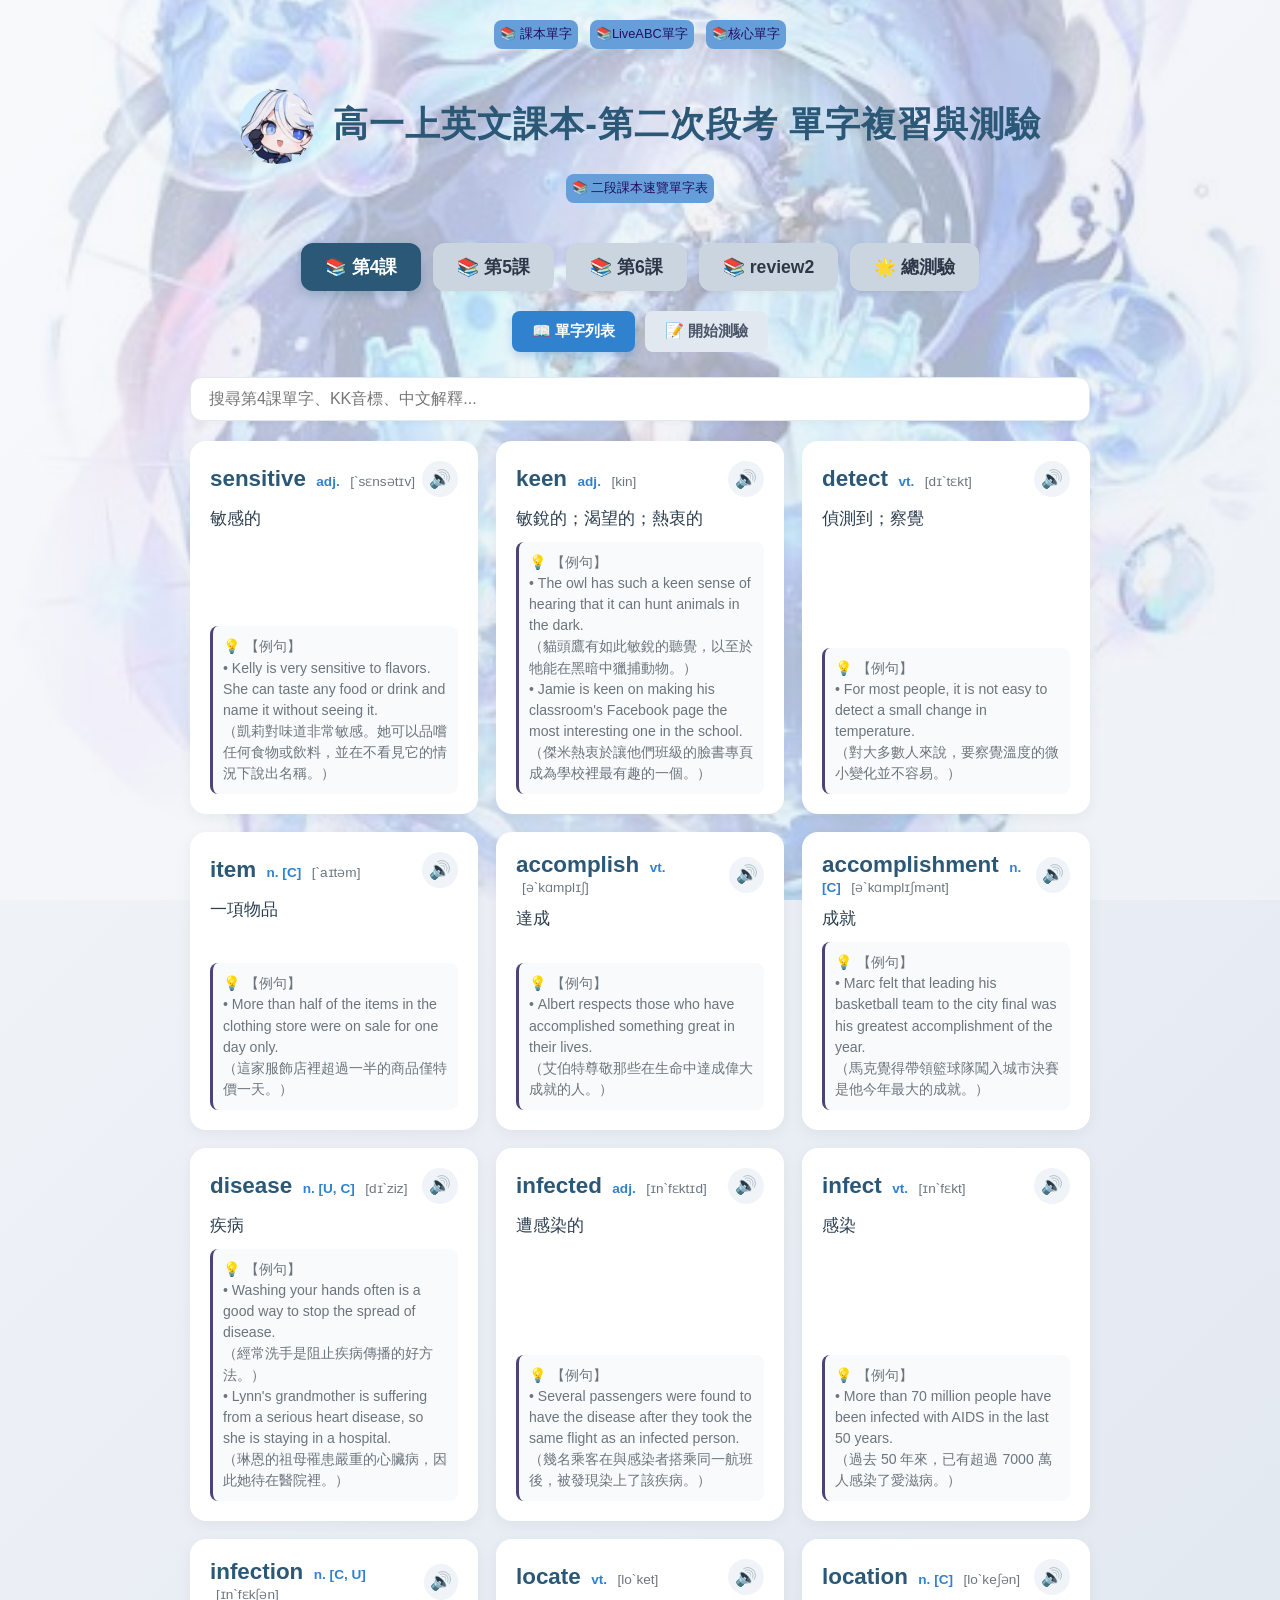
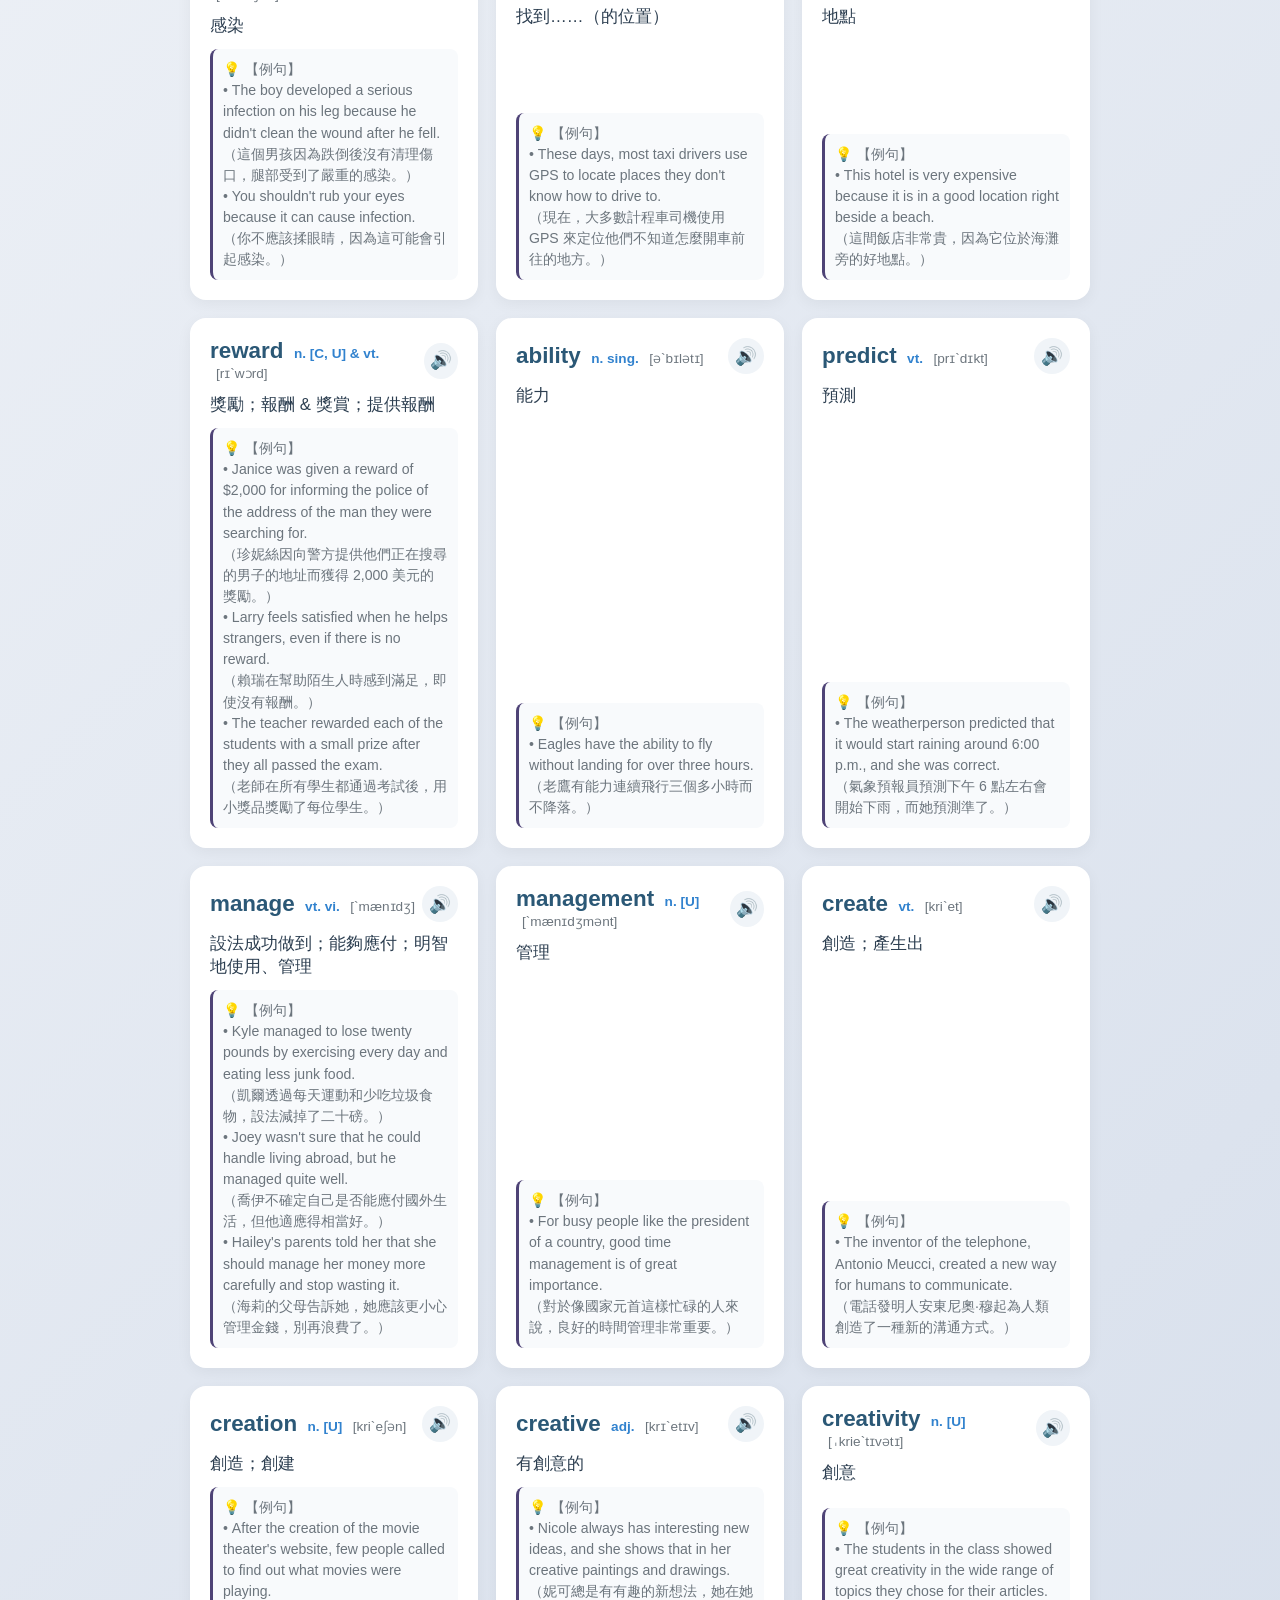
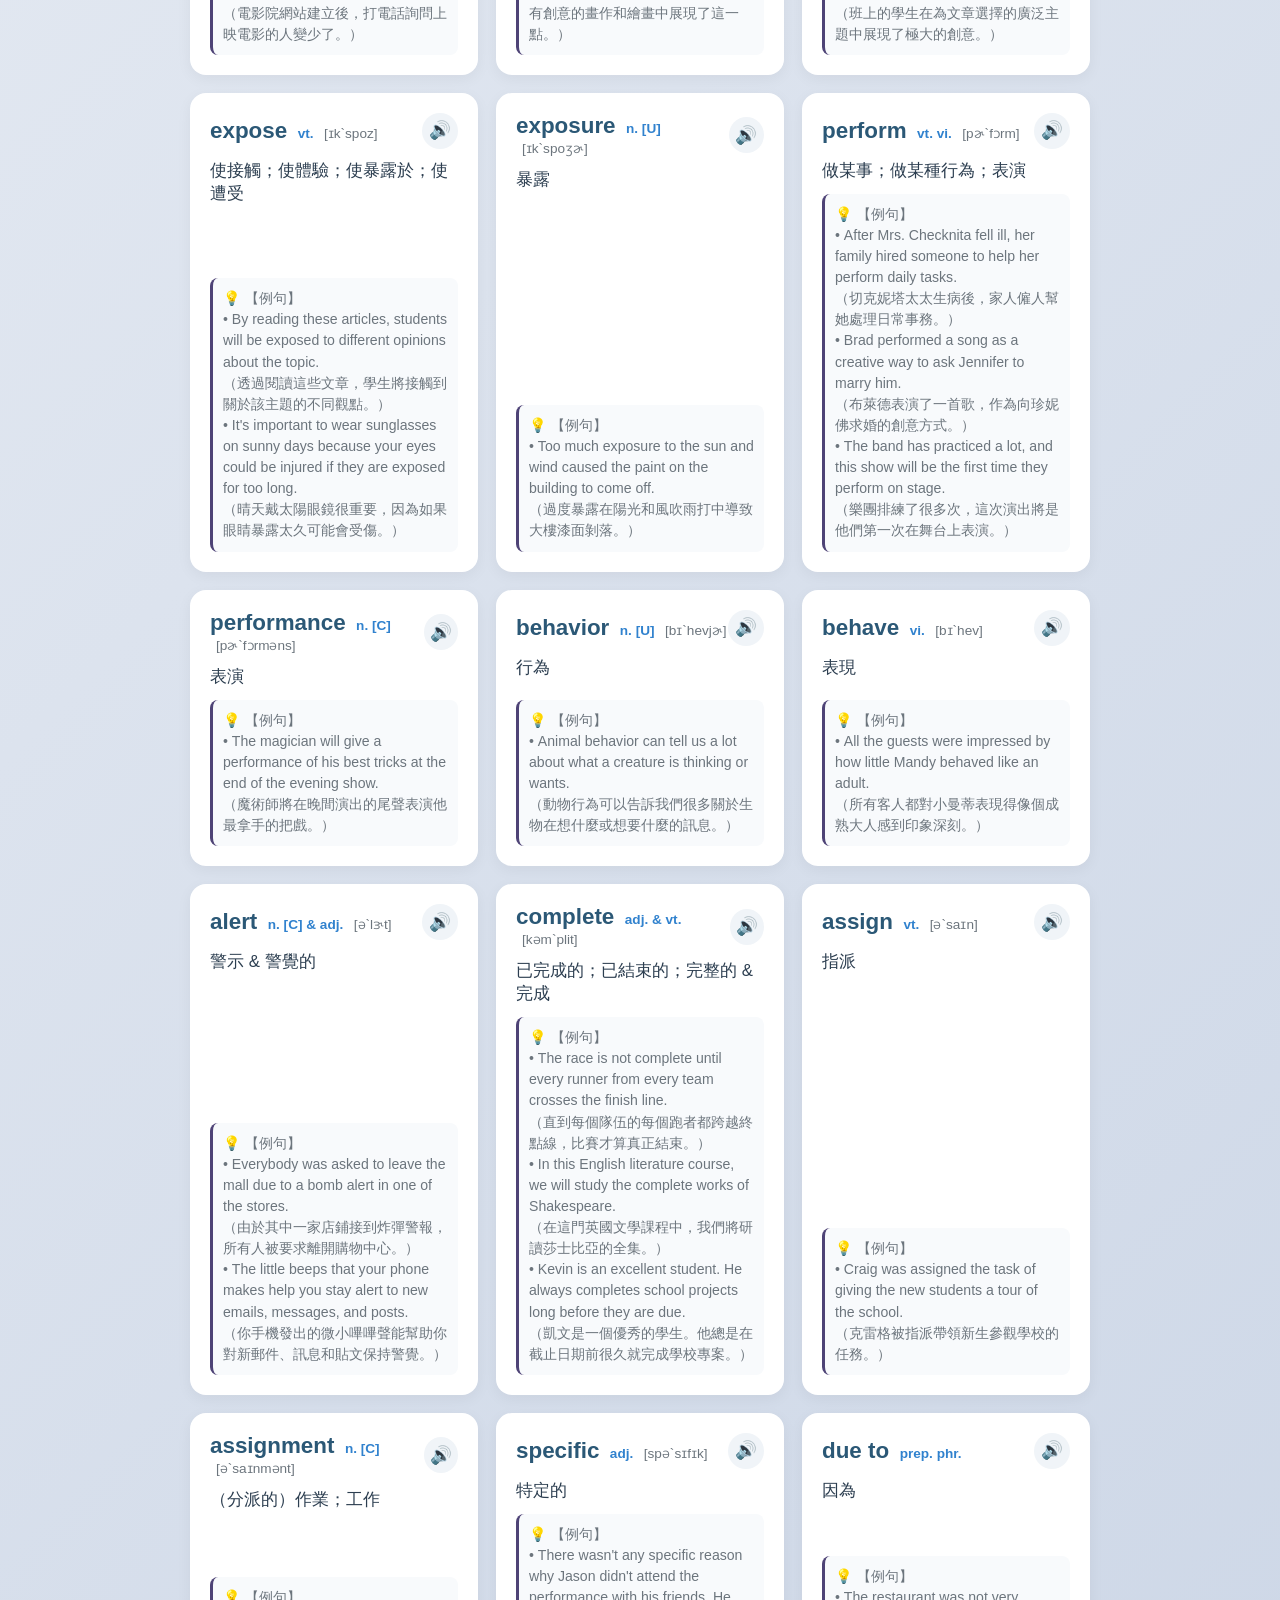
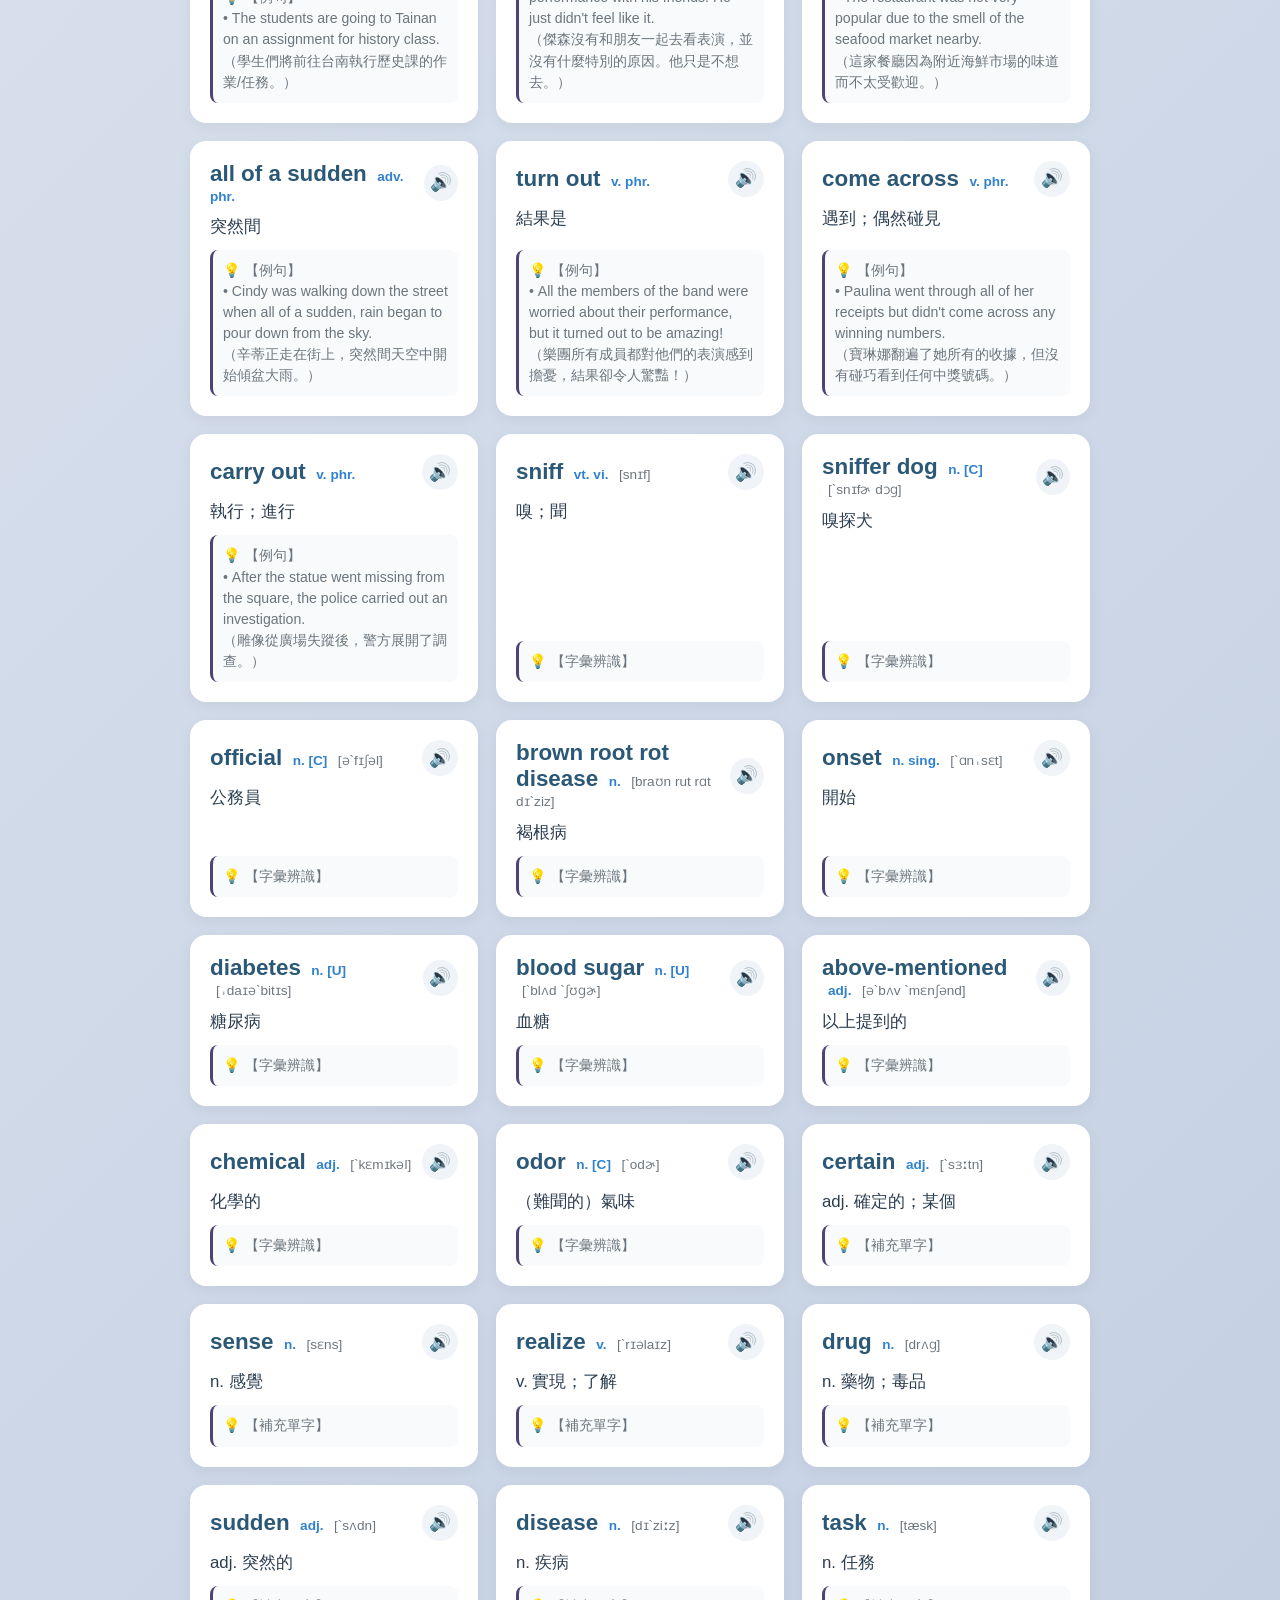
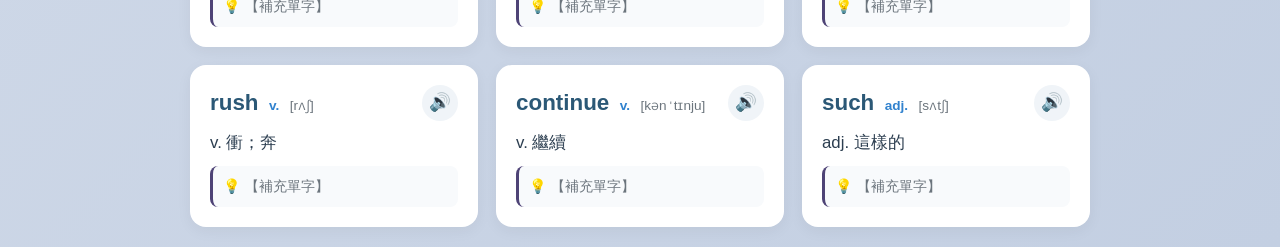
<file: index.html>
<!DOCTYPE html>
<html lang="zh-TW">
<head>
    <meta charset="UTF-8">
    <meta name="viewport" content="width=device-width, initial-scale=1.0">
    <title>高一上英文課本-第二次段考 單字複習與測驗</title>
    <link rel="stylesheet" href="style.css">
</head>
<body>
    <div class="container">
        <div class="lesson-tabs">
            <button class="lesson1-btn lesson0-btn" style="display: none;" onclick="location.href='index.html'">📚 回首頁 </button>
            <button class="lesson1-btn lesson0-btn" onclick="location.href='index-TextBook-2.html'">📚 課本單字</button>
            <button class="lesson1-btn lesson0-btn" onclick="location.href='index-LiveABC_10_1.html'">📚LiveABC單字</button>
            <button class="lesson1-btn lesson0-btn" onclick="location.href='index-7000-2.html'">📚核心單字</button>
        </div>
        <header>
            <h1 id="page-title"><img src="logo3.gif" alt="icon" style="width: 75px; height: 75px; border-radius: 50%; vertical-align: middle; margin-right: 8px;">
                高一上英文課本-第二次段考 單字複習與測驗</h1>  

                 <button class="lesson1-btn lesson0-btn" onclick="location.href='index-TextBook-2-quick.html'">📚 二段課本速覽單字表</button>
       
        </header>

        <!-- 動態生成：單元切換頁籤 -->
        <div class="lesson-tabs" id="lessonTabsContainer"></div>

        <!-- 動態生成：單元內容區塊 -->
        <div id="dynamicContentContainer"></div>
    </div>

    <!-- 載入資料與測驗引擎 -->
    <script src="WordsData/book1_test2.js"></script>
    <script src="quiz-engine.js"></script>

    <script>
        // =========================================================================
        // 【動態設定區】以後只要在這裡加單元，或在 JS 加資料，HTML 永遠不用動！
        // =========================================================================
        const unitsConfig = [
            // { id: 'lesson1', shortId: 'l1', name: '第1課', dataVar: 'lesson1Data' },
            // { id: 'lesson2', shortId: 'l2', name: '第2課', dataVar: 'lesson2Data' },
            // { id: 'lesson3', shortId: 'l3', name: '第3課', dataVar: 'lesson3Data' },
            { id: 'lesson4', shortId: 'l4', name: '第4課', dataVar: 'lesson4Data' },
            { id: 'lesson5', shortId: 'l5', name: '第5課', dataVar: 'lesson5Data' },
            { id: 'lesson6', shortId: 'l6', name: '第6課', dataVar: 'lesson6Data' },
            { id: 'review2', shortId: 'review2', name: 'review2', dataVar: 'review2Data' }
            // 之後要加第5單元、第6單元...直接在這裡繼續加物件即可：
            // { id: 'lesson5', shortId: 'l5', name: '第5課', dataVar: 'magazine10w5WordsData' },
        ];

        const lessonWordsMap = {
            //   magazine10w1WordsData: magazine10w1WordsData,
            //   magazine10w2WordsData: magazine10w2WordsData,
            //   magazine10w3WordsData: magazine10w3WordsData,
              lesson4Data: lesson4Data,
              lesson5Data: lesson5Data,
              lesson6Data: lesson6Data,
              review2Data: review2Data
              // 之後要加第5週、第6週...直接在這裡繼續加物件即可：
             // magazine10w5WordsData: magazine10w5WordsData,
             //注意： 這裡的 magazine10w5WordsData 必須確實存在，否則可能出現 ReferenceError，導致後續程式無法執行。
         };


        // 讓共用引擎抓取資料
        
function getDataByLessonId(lessonId) {
    if (lessonId === 'all') {
        return typeof allData !== 'undefined' ? allData : [];
    }

    const unit = unitsConfig.find(
        u => u.id === lessonId || u.shortId === lessonId
    );

    if (!unit) return [];

    return lessonWordsMap[unit.dataVar] || [];
}


        // 動態渲染整個頁面結構與單字列表
        function initDynamicApp() {
            const tabsContainer = document.getElementById('lessonTabsContainer');
            const contentContainer = document.getElementById('dynamicContentContainer');

            let tabsHtml = '';
            let contentsHtml = '';

            unitsConfig.forEach((unit, index) => {
                const isActiveTab = index === 0 ? 'active' : '';
                const isActiveContent = index === 0 ? 'active' : '';
                const sId = unit.shortId;

                // 產生頂部按鈕
                tabsHtml += `<button class="lesson-btn ${isActiveTab}" onclick="switchLesson('${unit.id}', this)">📚 ${unit.name}</button>`;

                // 產生對應的單字列表與測驗介面（完全對齊 quiz-engine.js 所需的 ID）
                contentsHtml += `
                    <div id="${unit.id}-container" class="lesson-content ${isActiveContent}">
                        <div class="nav-tabs">
                            <button class="tab-btn active" onclick="switchTab('${sId}', 'list')">📖 單字列表</button>
                            <button class="tab-btn" onclick="switchTab('${sId}', 'quiz')">📝 開始測驗</button>
                        </div>
                        <div id="${sId}-list-tab" class="tab-content active">
                            <div class="controls">
                                <input type="text" id="${sId}-searchInput" class="search-input" placeholder="搜尋${unit.name}單字、KK音標、中文解釋..." onkeyup="filterWords('${sId}')">
                            </div>
                            <div class="word-grid" id="${sId}-wordGrid"></div>
                        </div>
                        <div id="${sId}-quiz-tab" class="tab-content">
                            <div class="quiz-outer-card">
                                <div class="mode-header-title">🎯 ${unit.name}單字互動測驗</div>
                                <div class="mode-header-desc">請選擇您想要的測驗模式與題數，點擊開始挑戰！</div>
                                <div class="setup-panel" id="${sId}-quizSetupPanel">
                                    <div class="setup-group">
                                        <label>選擇測驗題型：</label>
                                        <div class="setup-options">
                                            <button class="setup-btn active" id="${sId}-typeChoiceBtn" onclick="setQuizType('${sId}', 'choice')">英選中 (看英選中)</button>
                                            <button class="setup-btn" id="${sId}-typeChineseToEnglishBtn" onclick="setQuizType('${sId}', 'chineseToEnglish')">中選英 (看中選英)</button>
                                            <button class="setup-btn" id="${sId}-typeSpellBtn" onclick="setQuizType('${sId}', 'spell')">手動拼字填空</button>
                                        </div>
                                    </div>
                                    <div class="setup-group">
                                        <label>選擇測驗題數：</label>
                                        <div class="setup-options">
                                            <button class="setup-btn active" id="${sId}-count10Btn" onclick="setQuizCount('${sId}', 10)">10 題</button>
                                            <button class="setup-btn" id="${sId}-countAllBtn" onclick="setQuizCount('${sId}', 'all')">全部題數</button>
                                        </div>
                                    </div>
                                    <button class="full-next-btn" onclick="startQuiz('${sId}')">🚀 開始作答</button>
                                </div>
                                <div id="${sId}-quizActiveArea" style="display: none;">
                                    <div class="sticky-score-bar">
                                        <span id="${sId}-quizProgress" style="font-weight: bold; color: #4a5568;">進度：0 / 10</span>
                                        <span id="${sId}-quizScore" style="font-weight: bold; color: var(--btn-blue); font-size: 1.1rem;">得分：0 分</span>
                                    </div>
                                    <div class="quiz-inner-box">
                                        <div class="question-label" id="${sId}-questionText">載入中...</div>
                                        <div id="${sId}-quizAnswersArea" class="options-group"></div>
                                        <div class="result-banner" id="${sId}-quizBanner"></div>
                                    </div>
                                    <button class="full-next-btn" id="${sId}-quizNextBtn" onclick="nextQuestion('${sId}')" style="display: none;">下一題 ➔</button>
                                </div>
                                <div id="${sId}-quizFinalResult" style="display: none; text-align: center; padding: 25px; background: #edf2f7; border-radius: 12px;">
                                    <h2 style="margin-top: 0; color: #2d3748;">🎉 ${unit.name}測驗完成！</h2>
                                    <p style="font-size: 1.1rem; color: #4a5568;">您的最終得分：</p>
                                    <div id="${sId}-finalScoreDisplay" style="font-size: 3rem; font-weight: bold; color: var(--btn-blue); margin: 10px 0 20px 0;">0 / 100</div>
                                    <div id="${sId}-wrongReviewContainer"></div>
                                    <button class="full-next-btn" onclick="resetQuizSetup('${sId}')" style="max-width: 240px; margin: 20px auto 0 auto;">🔄 重新設定並再試一次</button>
                                </div>
                            </div>
                        </div>
                    </div>
                `;
            });

            // 總測驗
            tabsHtml += `<button class="lesson-btn" onclick="switchLesson('all', this)">🌟 總測驗</button>`;
            contentsHtml += `
                <div id="all-container" class="lesson-content">
                    <div class="nav-tabs">
                        <button class="tab-btn active" onclick="switchTab('all', 'list')">📖 全部單字總覽</button>
                        <button class="tab-btn" onclick="switchTab('all', 'quiz')">📝 開始總測驗</button>
                    </div>
                    <div id="all-list-tab" class="tab-content active">
                        <div class="controls">
                            <input type="text" id="all-searchInput" class="search-input" placeholder="搜尋所有課程單字、片語、KK音標、中文解釋..." onkeyup="filterWords('all')">
                        </div>
                        <div class="word-grid" id="all-wordGrid"></div>
                    </div>
                    <div id="all-quiz-tab" class="tab-content">
                        <div class="quiz-outer-card">
                            <div class="mode-header-title">🌟 總測驗（涵蓋全部單字與片語）</div>
                            <div class="mode-header-desc">請選擇您想要的測驗模式與題數，挑戰跨課綜合單字大考驗！</div>
                            <div class="setup-panel" id="all-quizSetupPanel">
                                <div class="setup-group">
                                    <label>選擇測驗題型：</label>
                                    <div class="setup-options">
                                        <button class="setup-btn active" id="all-typeChoiceBtn" onclick="setQuizType('all', 'choice')">英選中 (看英選中)</button>
                                        <button class="setup-btn" id="all-typeChineseToEnglishBtn" onclick="setQuizType('all', 'chineseToEnglish')">中選英 (看中選英)</button>
                                        <button class="setup-btn" id="all-typeSpellBtn" onclick="setQuizType('all', 'spell')">手動拼字填空</button>
                                    </div>
                                </div>
                                <div class="setup-group">
                                    <label>選擇測驗題數：</label>
                                    <div class="setup-options">
                                        <button class="setup-btn active" id="all-count10Btn" onclick="setQuizCount('all', 10)">10 題</button>
                                        <button class="setup-btn" id="all-count20Btn" onclick="setQuizCount('all', 20)">20 題</button>
                                        <button class="setup-btn" id="all-countAllBtn" onclick="setQuizCount('all', 'all')">全部題數</button>
                                    </div>
                                </div>
                                <button class="full-next-btn" onclick="startQuiz('all')">🚀 開始總測驗</button>
                            </div>
                            <div id="all-quizActiveArea" style="display: none;">
                                <div class="sticky-score-bar">
                                    <span id="all-quizProgress" style="font-weight: bold; color: #4a5568;">進度：0 / 10</span>
                                    <span id="all-quizScore" style="font-weight: bold; color: var(--btn-blue); font-size: 1.1rem;">得分：0 分</span>
                                </div>
                                <div class="quiz-inner-box">
                                    <div class="question-label" id="all-questionText">載入中...</div>
                                    <div id="all-quizAnswersArea" class="options-group"></div>
                                    <div class="result-banner" id="all-quizBanner"></div>
                                </div>
                                <button class="full-next-btn" id="all-quizNextBtn" onclick="nextQuestion('all')" style="display: none;">下一題 ➔</button>
                            </div>
                            <div id="all-quizFinalResult" style="display: none; text-align: center; padding: 25px; background: #edf2f7; border-radius: 12px;">
                                <h2 style="margin-top: 0; color: #2d3748;">🎉 總測驗完成！</h2>
                                <p style="font-size: 1.1rem; color: #4a5568;">您的最終得分：</p>
                                <div id="all-finalScoreDisplay" style="font-size: 3rem; font-weight: bold; color: var(--btn-blue); margin: 10px 0 20px 0;">0 / 100</div>
                                <div id="all-wrongReviewContainer"></div>
                                <button class="full-next-btn" onclick="resetQuizSetup('all')" style="max-width: 240px; margin: 20px auto 0 auto;">🔄 重新設定並再試一次</button>
                            </div>
                        </div>
                    </div>
                </div>
            `;

            // 注入 DOM 
            tabsContainer.innerHTML = tabsHtml;
            contentContainer.innerHTML = contentsHtml;

            // 確保 DOM 建立完成後，立即呼叫引擎將各單元卡片渲染進各自的網格中
            setTimeout(() => {
    unitsConfig.forEach(unit => {
        const words = getDataByLessonId(unit.id);

        console.log(
            `[${unit.name}] 單字數量：`,
            words.length,
            words
        );

        renderWords(unit.shortId, words);
    });

    if (typeof allData !== 'undefined') {
        console.log('[總複習] 單字數量：', allData.length);
        renderWords('all', allData);
    } else {
        console.error('找不到 allData，請檢查資料來源。');
    }
}, 50);
        }

        // 頁面載入時觸發動態生成
        window.onload = initDynamicApp;
    </script>
</body>
</html>
</file>
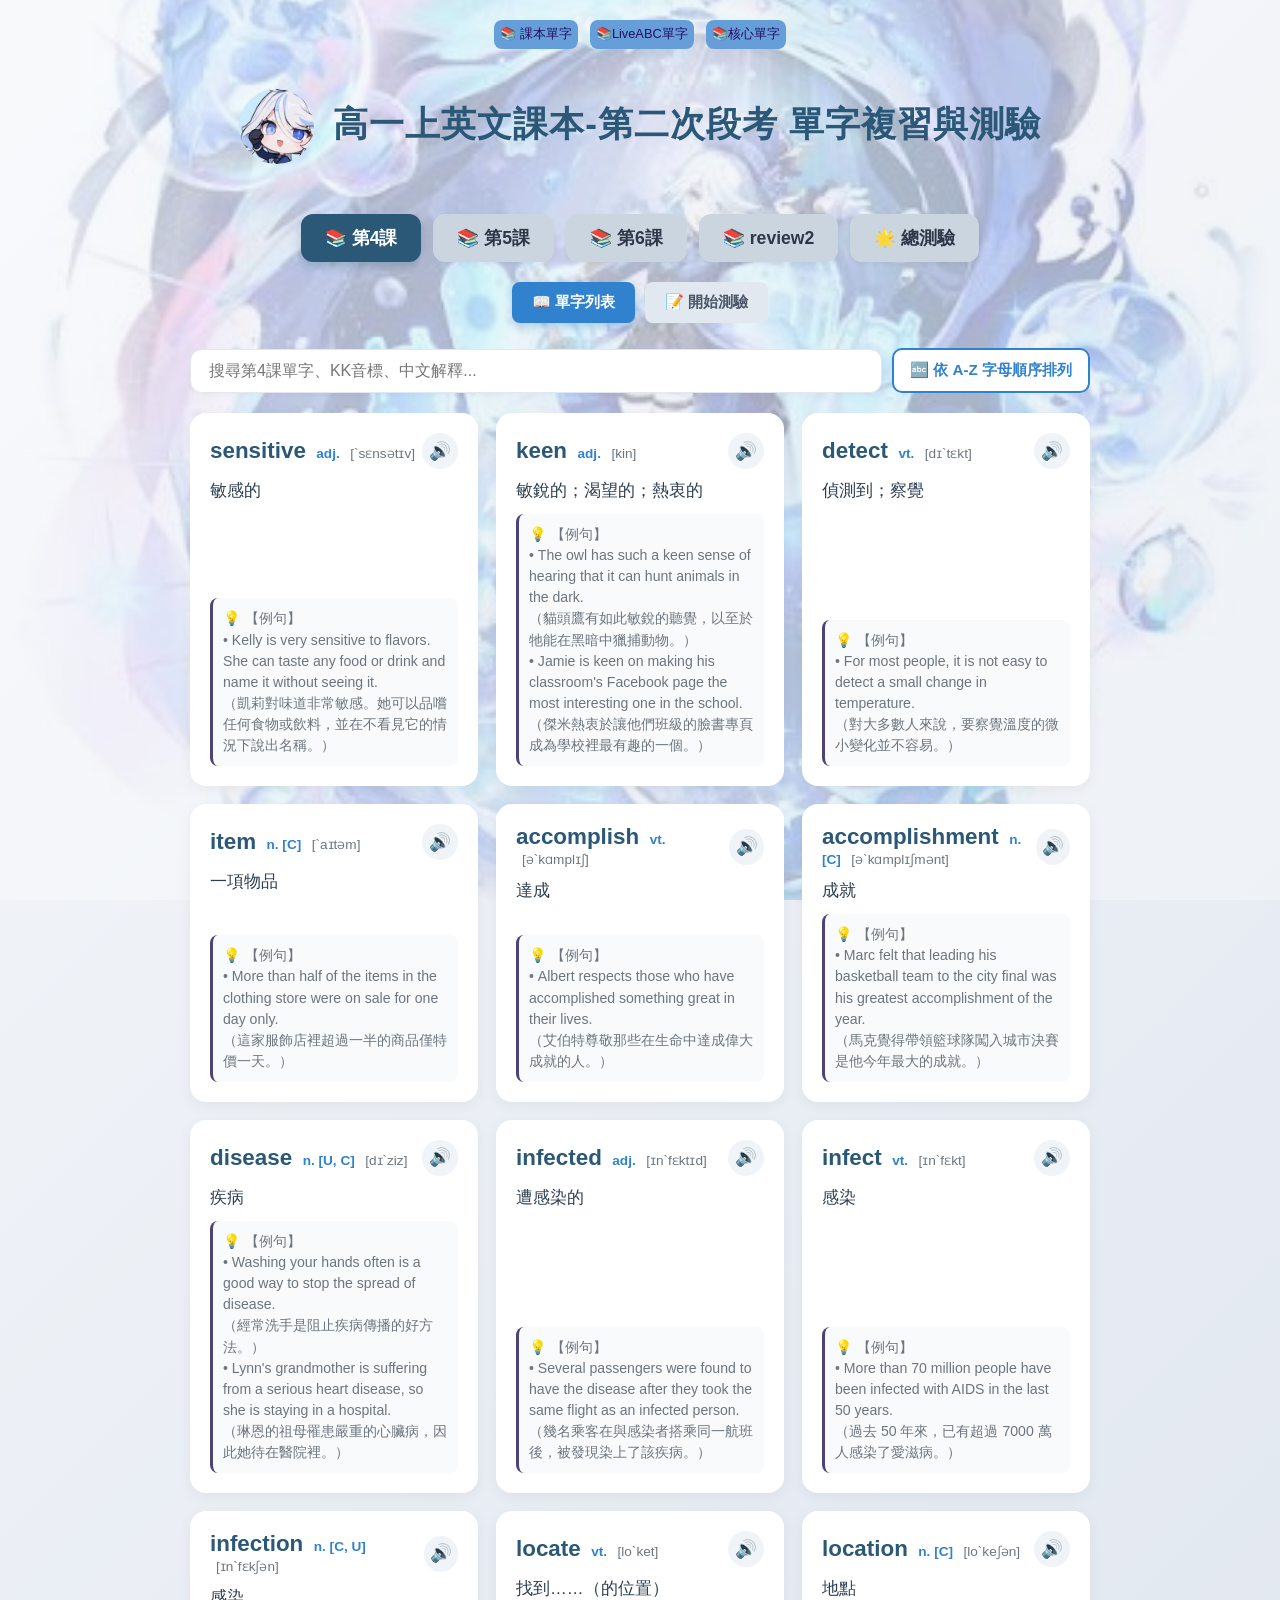
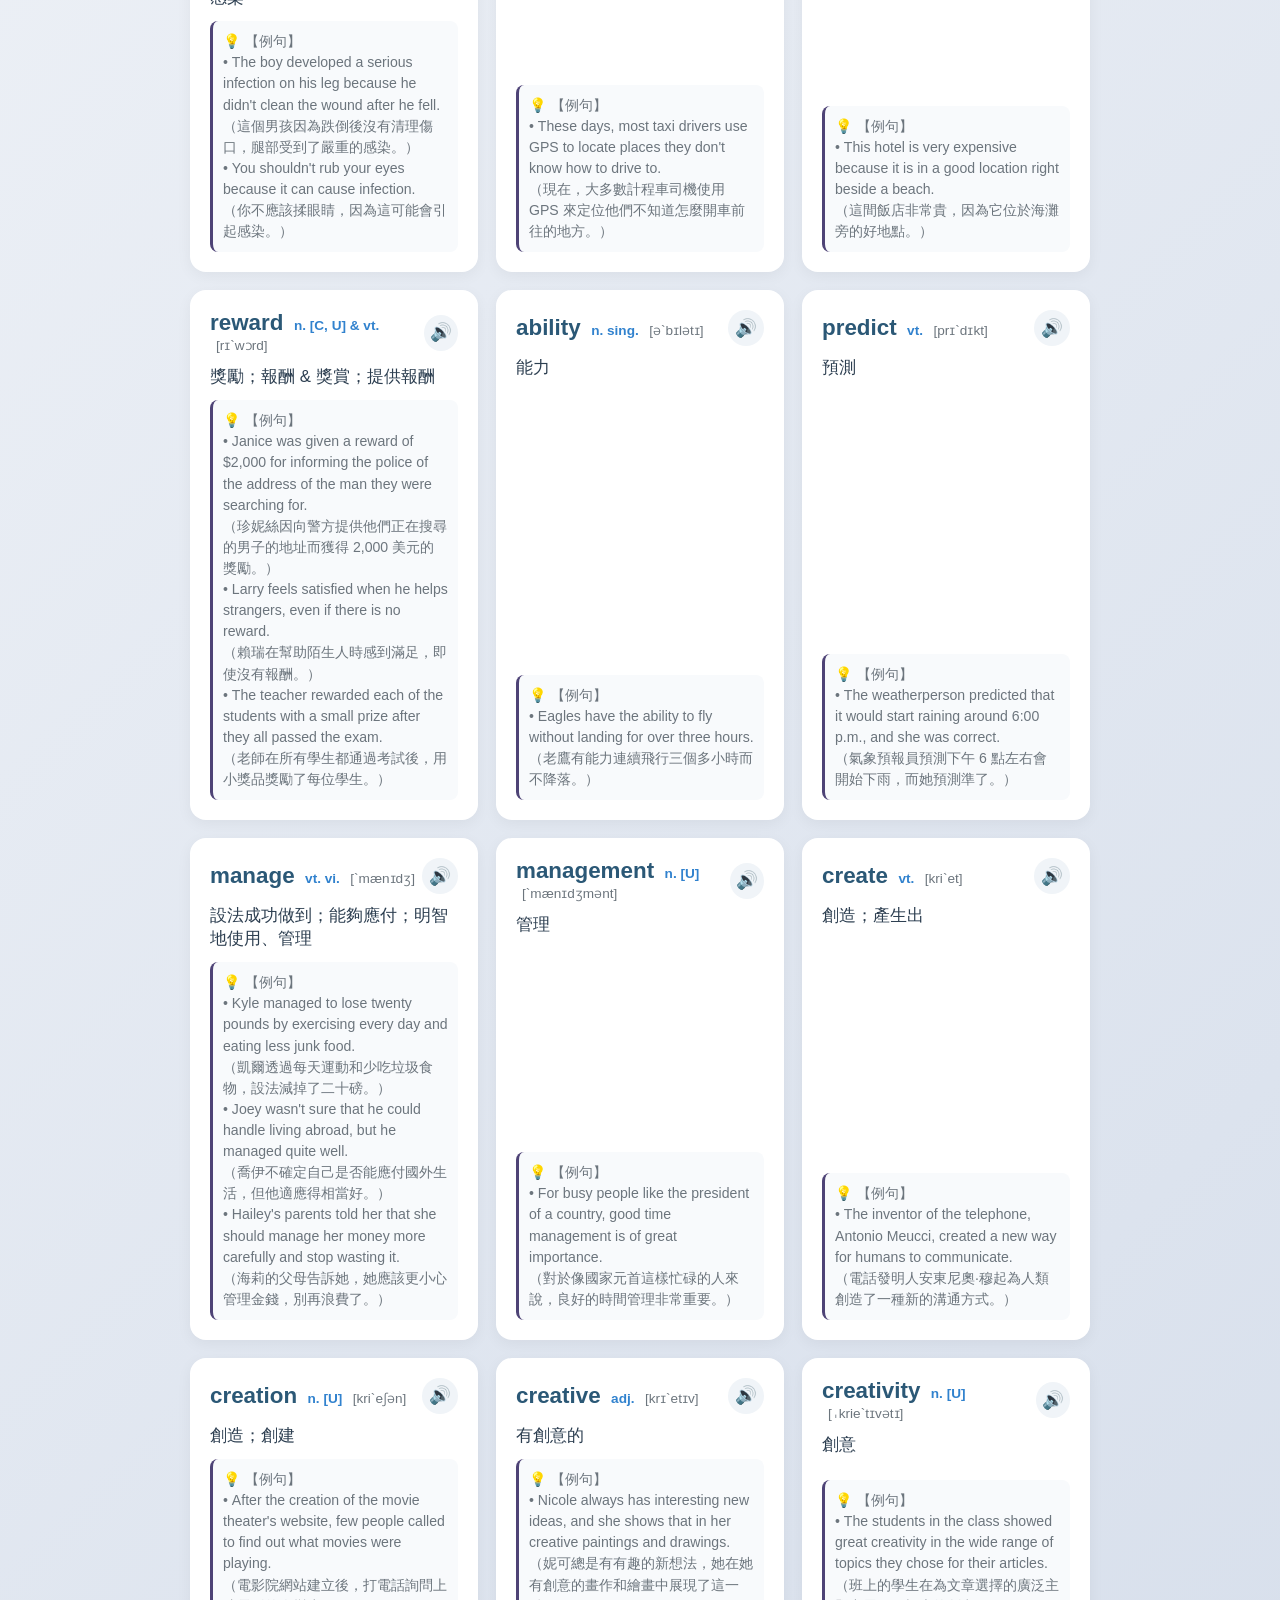
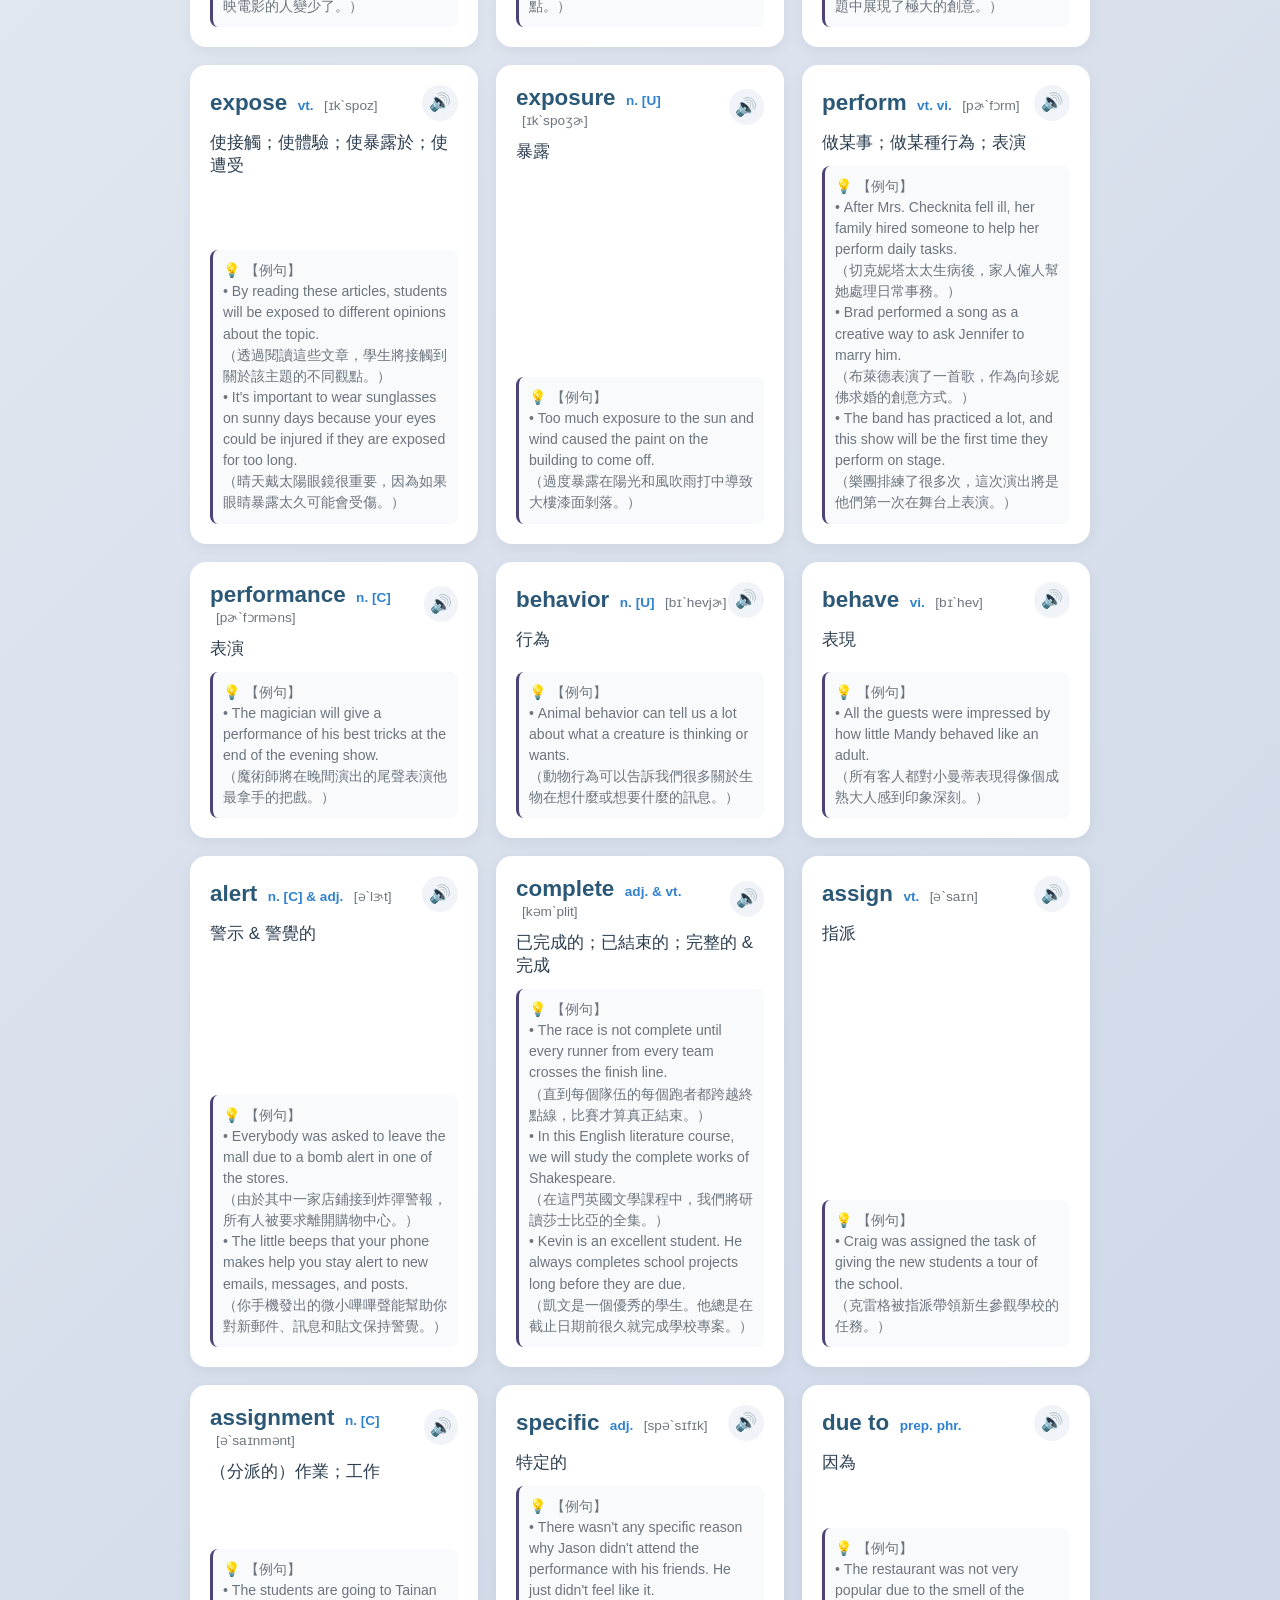
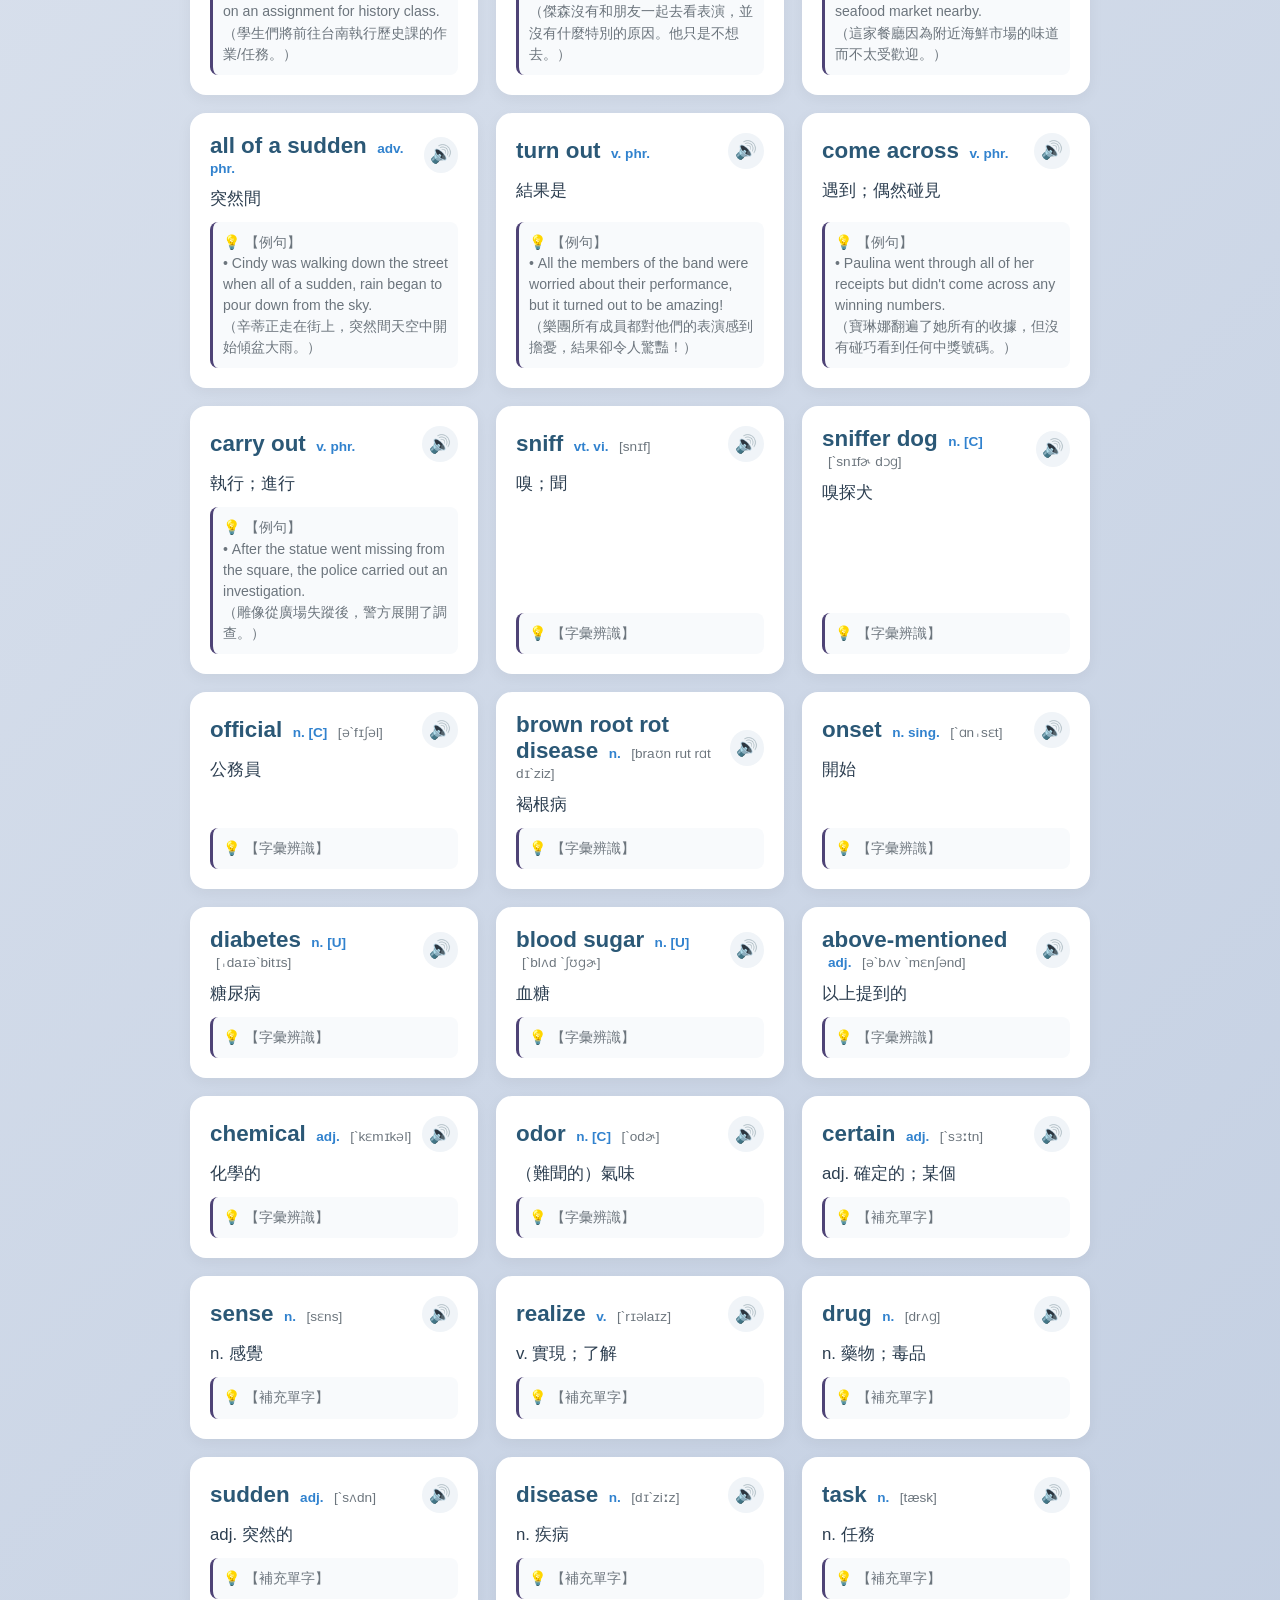
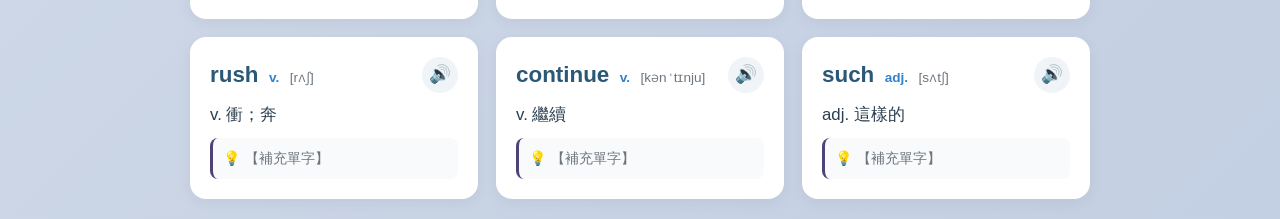
<file: gemini-code-1795510072688.html>
<!DOCTYPE html>
<html lang="zh-TW">
<head>
    <meta charset="UTF-8">
    <meta name="viewport" content="width=device-width, initial-scale=1.0">
    <title>高一上英文課本-第二次段考 單字複習與測驗</title>
    <link rel="stylesheet" href="style.css">
    <style>
        /* A-Z 排序切換按鈕樣式 */
        .sort-toggle-btn {
            padding: 10px 16px;
            border: 2px solid var(--btn-blue, #4299e1);
            border-radius: 10px;
            background-color: #ffffff;
            color: var(--btn-blue, #3182ce);
            font-size: 0.95rem;
            font-weight: bold;
            cursor: pointer;
            transition: all 0.2s ease;
            white-space: nowrap;
        }
        .sort-toggle-btn:hover {
            background-color: #ebf8ff;
        }
        .sort-toggle-btn.active {
            background-color: var(--btn-blue, #4299e1);
            color: #ffffff;
        }
    </style>
</head>
<body>
    <div class="container">
        <div class="lesson-tabs">
            <button class="lesson1-btn lesson0-btn" style="display: none;" onclick="location.href='index.html'">📚 回首頁 </button>
            <button class="lesson1-btn lesson0-btn" onclick="location.href='index-TextBook-2.html'">📚 課本單字</button>
            <button class="lesson1-btn lesson0-btn" onclick="location.href='index-LiveABC_10_1.html'">📚LiveABC單字</button>
            <button class="lesson1-btn lesson0-btn" onclick="location.href='index-7000-2.html'">📚核心單字</button>
        </div>
        <header>
            <h1 id="page-title"><img src="logo3.gif" alt="icon" style="width: 75px; height: 75px; border-radius: 50%; vertical-align: middle; margin-right: 8px;">
                高一上英文課本-第二次段考 單字複習與測驗</h1>  
        </header>

        <!-- 動態生成：單元切換頁籤 -->
        <div class="lesson-tabs" id="lessonTabsContainer"></div>

        <!-- 動態生成：單元內容區塊 -->
        <div id="dynamicContentContainer"></div>
    </div>

    <!-- 載入資料與測驗引擎 -->
    <script src="WordsData/book1_test2.js"></script>
    <script src="quiz-engine.js"></script>

    <script>
        // =========================================================================
        // 【動態設定區】
        // =========================================================================
        const unitsConfig = [
            { id: 'lesson4', shortId: 'l4', name: '第4課', dataVar: 'lesson4Data' },
            { id: 'lesson5', shortId: 'l5', name: '第5課', dataVar: 'lesson5Data' },
            { id: 'lesson6', shortId: 'l6', name: '第6課', dataVar: 'lesson6Data' },
            { id: 'review2', shortId: 'review2', name: 'review2', dataVar: 'review2Data' }
        ];

        const lessonWordsMap = {
            lesson4Data: lesson4Data,
            lesson5Data: lesson5Data,
            lesson6Data: lesson6Data,
            review2Data: review2Data
        };

        // 記錄每個分頁目前是否開啟 A-Z 排序
        const sortState = {};

        // 讓共用引擎抓取資料（若該分頁開啟 A-Z 模式，會回傳排好順序的陣列）
        function getDataByLessonId(lessonId) {
            let baseData = [];
            let sId = lessonId;

            if (lessonId === 'all') {
                baseData = typeof allData !== 'undefined' ? allData : [];
            } else {
                const unit = unitsConfig.find(
                    u => u.id === lessonId || u.shortId === lessonId
                );
                if (!unit) return [];
                sId = unit.shortId;
                baseData = lessonWordsMap[unit.dataVar] || [];
            }

            if (sortState[sId]) {
                return sortWordsABC(baseData);
            }
            return baseData;
        }

        // 依 A-Z 字母順序排序（處理重音符號如 Frédéric 與大小寫）
        function sortWordsABC(list) {
            return [...list].sort((a, b) => {
                const normA = (a.vocab || '').normalize('NFD').replace(/[\u0300-\u036f]/g, '').toLowerCase();
                const normB = (b.vocab || '').normalize('NFD').replace(/[\u0300-\u036f]/g, '').toLowerCase();
                return normA.localeCompare(normB);
            });
        }

        // 切換「課本順序 / A-Z 字母順序」
        function toggleSortABC(sId) {
            sortState[sId] = !sortState[sId];
            const btn = document.getElementById(`${sId}-sortBtn`);
            if (btn) {
                btn.classList.toggle('active', sortState[sId]);
                btn.textContent = sortState[sId] ? '🔤 目前：A-Z 排序（切回原順序）' : '🔤 依 A-Z 字母順序排列';
            }
            // 重新套用目前的搜尋條件並渲染單字卡片
            if (typeof filterWords === 'function') {
                filterWords(sId);
            } else {
                renderWords(sId, getDataByLessonId(sId));
            }
        }

        // 動態渲染整個頁面結構與單字列表
        function initDynamicApp() {
            const tabsContainer = document.getElementById('lessonTabsContainer');
            const contentContainer = document.getElementById('dynamicContentContainer');

            let tabsHtml = '';
            let contentsHtml = '';

            unitsConfig.forEach((unit, index) => {
                const isActiveTab = index === 0 ? 'active' : '';
                const isActiveContent = index === 0 ? 'active' : '';
                const sId = unit.shortId;

                tabsHtml += `<button class="lesson-btn ${isActiveTab}" onclick="switchLesson('${unit.id}', this)">📚 ${unit.name}</button>`;

                contentsHtml += `
                    <div id="${unit.id}-container" class="lesson-content ${isActiveContent}">
                        <div class="nav-tabs">
                            <button class="tab-btn active" onclick="switchTab('${sId}', 'list')">📖 單字列表</button>
                            <button class="tab-btn" onclick="switchTab('${sId}', 'quiz')">📝 開始測驗</button>
                        </div>
                        <div id="${sId}-list-tab" class="tab-content active">
                            <div class="controls" style="display: flex; gap: 10px; flex-wrap: wrap; align-items: center;">
                                <input type="text" id="${sId}-searchInput" class="search-input" style="flex: 1; min-width: 220px;" placeholder="搜尋${unit.name}單字、KK音標、中文解釋..." onkeyup="filterWords('${sId}')">
                                <button type="button" id="${sId}-sortBtn" class="sort-toggle-btn" onclick="toggleSortABC('${sId}')">🔤 依 A-Z 字母順序排列</button>
                            </div>
                            <div class="word-grid" id="${sId}-wordGrid"></div>
                        </div>
                        <div id="${sId}-quiz-tab" class="tab-content">
                            <div class="quiz-outer-card">
                                <div class="mode-header-title">🎯 ${unit.name}單字互動測驗</div>
                                <div class="mode-header-desc">請選擇您想要的測驗模式與題數，點擊開始挑戰！</div>
                                <div class="setup-panel" id="${sId}-quizSetupPanel">
                                    <div class="setup-group">
                                        <label>選擇測驗題型：</label>
                                        <div class="setup-options">
                                            <button class="setup-btn active" id="${sId}-typeChoiceBtn" onclick="setQuizType('${sId}', 'choice')">英選中 (看英選中)</button>
                                            <button class="setup-btn" id="${sId}-typeChineseToEnglishBtn" onclick="setQuizType('${sId}', 'chineseToEnglish')">中選英 (看中選英)</button>
                                            <button class="setup-btn" id="${sId}-typeSpellBtn" onclick="setQuizType('${sId}', 'spell')">手動拼字填空</button>
                                        </div>
                                    </div>
                                    <div class="setup-group">
                                        <label>選擇測驗題數：</label>
                                        <div class="setup-options">
                                            <button class="setup-btn active" id="${sId}-count10Btn" onclick="setQuizCount('${sId}', 10)">10 題</button>
                                            <button class="setup-btn" id="${sId}-countAllBtn" onclick="setQuizCount('${sId}', 'all')">全部題數</button>
                                        </div>
                                    </div>
                                    <button class="full-next-btn" onclick="startQuiz('${sId}')">🚀 開始作答</button>
                                </div>
                                <div id="${sId}-quizActiveArea" style="display: none;">
                                    <div class="sticky-score-bar">
                                        <span id="${sId}-quizProgress" style="font-weight: bold; color: #4a5568;">進度：0 / 10</span>
                                        <span id="${sId}-quizScore" style="font-weight: bold; color: var(--btn-blue); font-size: 1.1rem;">得分：0 分</span>
                                    </div>
                                    <div class="quiz-inner-box">
                                        <div class="question-label" id="${sId}-questionText">載入中...</div>
                                        <div id="${sId}-quizAnswersArea" class="options-group"></div>
                                        <div class="result-banner" id="${sId}-quizBanner"></div>
                                    </div>
                                    <button class="full-next-btn" id="${sId}-quizNextBtn" onclick="nextQuestion('${sId}')" style="display: none;">下一題 ➔</button>
                                </div>
                                <div id="${sId}-quizFinalResult" style="display: none; text-align: center; padding: 25px; background: #edf2f7; border-radius: 12px;">
                                    <h2 style="margin-top: 0; color: #2d3748;">🎉 ${unit.name}測驗完成！</h2>
                                    <p style="font-size: 1.1rem; color: #4a5568;">您的最終得分：</p>
                                    <div id="${sId}-finalScoreDisplay" style="font-size: 3rem; font-weight: bold; color: var(--btn-blue); margin: 10px 0 20px 0;">0 / 100</div>
                                    <div id="${sId}-wrongReviewContainer"></div>
                                    <button class="full-next-btn" onclick="resetQuizSetup('${sId}')" style="max-width: 240px; margin: 20px auto 0 auto;">🔄 重新設定並再試一次</button>
                                </div>
                            </div>
                        </div>
                    </div>
                `;
            });

            // 總測驗
            tabsHtml += `<button class="lesson-btn" onclick="switchLesson('all', this)">🌟 總測驗</button>`;
            contentsHtml += `
                <div id="all-container" class="lesson-content">
                    <div class="nav-tabs">
                        <button class="tab-btn active" onclick="switchTab('all', 'list')">📖 全部單字總覽</button>
                        <button class="tab-btn" onclick="switchTab('all', 'quiz')">📝 開始總測驗</button>
                    </div>
                    <div id="all-list-tab" class="tab-content active">
                        <div class="controls" style="display: flex; gap: 10px; flex-wrap: wrap; align-items: center;">
                            <input type="text" id="all-searchInput" class="search-input" style="flex: 1; min-width: 220px;" placeholder="搜尋所有課程單字、片語、KK音標、中文解釋..." onkeyup="filterWords('all')">
                            <button type="button" id="all-sortBtn" class="sort-toggle-btn" onclick="toggleSortABC('all')">🔤 依 A-Z 字母順序排列</button>
                        </div>
                        <div class="word-grid" id="all-wordGrid"></div>
                    </div>
                    <div id="all-quiz-tab" class="tab-content">
                        <div class="quiz-outer-card">
                            <div class="mode-header-title">🌟 總測驗（涵蓋全部單字與片語）</div>
                            <div class="mode-header-desc">請選擇您想要的測驗模式與題數，挑戰跨課綜合單字大考驗！</div>
                            <div class="setup-panel" id="all-quizSetupPanel">
                                <div class="setup-group">
                                    <label>選擇測驗題型：</label>
                                    <div class="setup-options">
                                        <button class="setup-btn active" id="all-typeChoiceBtn" onclick="setQuizType('all', 'choice')">英選中 (看英選中)</button>
                                        <button class="setup-btn" id="all-typeChineseToEnglishBtn" onclick="setQuizType('all', 'chineseToEnglish')">中選英 (看中選英)</button>
                                        <button class="setup-btn" id="all-typeSpellBtn" onclick="setQuizType('all', 'spell')">手動拼字填空</button>
                                    </div>
                                </div>
                                <div class="setup-group">
                                    <label>選擇測驗題數：</label>
                                    <div class="setup-options">
                                        <button class="setup-btn active" id="all-count10Btn" onclick="setQuizCount('all', 10)">10 題</button>
                                        <button class="setup-btn" id="all-count20Btn" onclick="setQuizCount('all', 20)">20 題</button>
                                        <button class="setup-btn" id="all-countAllBtn" onclick="setQuizCount('all', 'all')">全部題數</button>
                                    </div>
                                </div>
                                <button class="full-next-btn" onclick="startQuiz('all')">🚀 開始總測驗</button>
                            </div>
                            <div id="all-quizActiveArea" style="display: none;">
                                <div class="sticky-score-bar">
                                    <span id="all-quizProgress" style="font-weight: bold; color: #4a5568;">進度：0 / 10</span>
                                    <span id="all-quizScore" style="font-weight: bold; color: var(--btn-blue); font-size: 1.1rem;">得分：0 分</span>
                                </div>
                                <div class="quiz-inner-box">
                                    <div class="question-label" id="all-questionText">載入中...</div>
                                    <div id="all-quizAnswersArea" class="options-group"></div>
                                    <div class="result-banner" id="all-quizBanner"></div>
                                </div>
                                <button class="full-next-btn" id="all-quizNextBtn" onclick="nextQuestion('all')" style="display: none;">下一題 ➔</button>
                            </div>
                            <div id="all-quizFinalResult" style="display: none; text-align: center; padding: 25px; background: #edf2f7; border-radius: 12px;">
                                <h2 style="margin-top: 0; color: #2d3748;">🎉 總測驗完成！</h2>
                                <p style="font-size: 1.1rem; color: #4a5568;">您的最終得分：</p>
                                <div id="all-finalScoreDisplay" style="font-size: 3rem; font-weight: bold; color: var(--btn-blue); margin: 10px 0 20px 0;">0 / 100</div>
                                <div id="all-wrongReviewContainer"></div>
                                <button class="full-next-btn" onclick="resetQuizSetup('all')" style="max-width: 240px; margin: 20px auto 0 auto;">🔄 重新設定並再試一次</button>
                            </div>
                        </div>
                    </div>
                </div>
            `;

            tabsContainer.innerHTML = tabsHtml;
            contentContainer.innerHTML = contentsHtml;

            setTimeout(() => {
                unitsConfig.forEach(unit => {
                    const words = getDataByLessonId(unit.id);
                    renderWords(unit.shortId, words);
                });

                if (typeof allData !== 'undefined') {
                    renderWords('all', getDataByLessonId('all'));
                } else {
                    console.error('找不到 allData，請檢查資料來源。');
                }
            }, 50);
        }

        window.onload = initDynamicApp;
    </script>
</body>
</html>
</file>
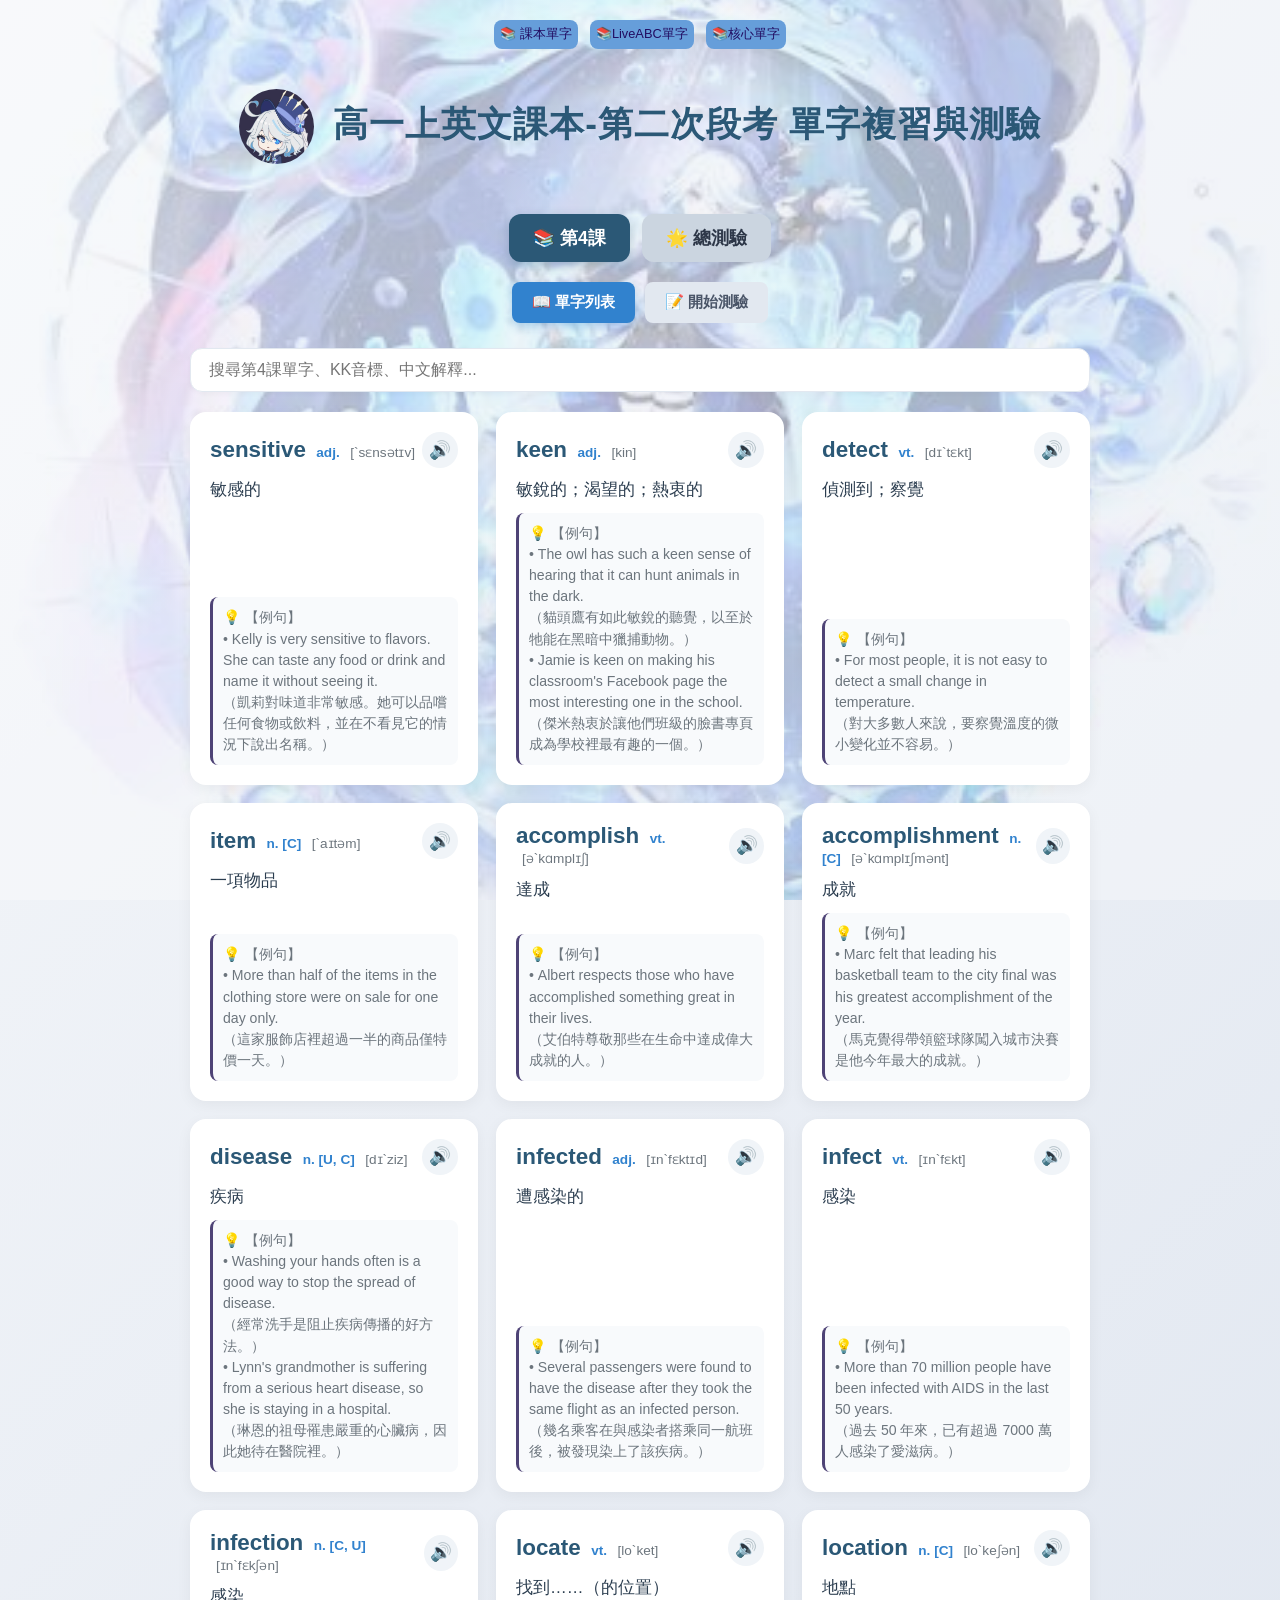
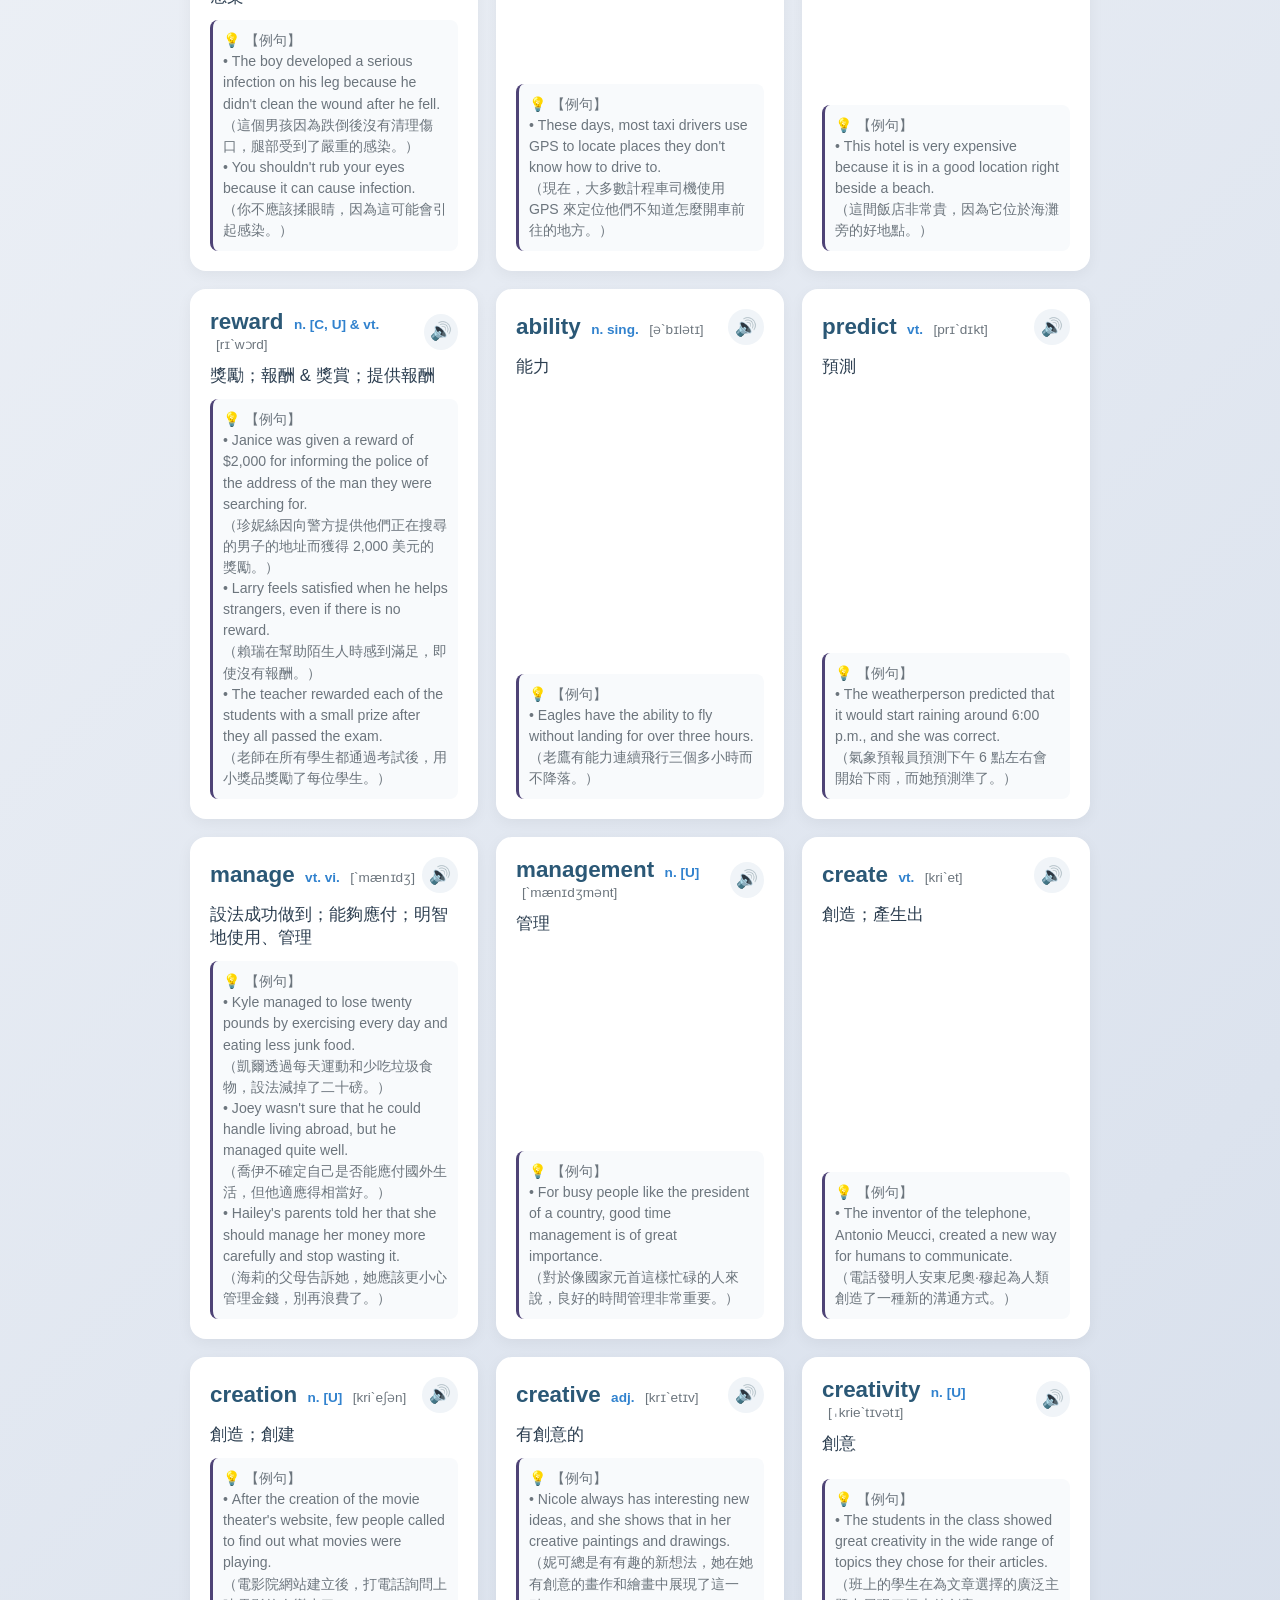
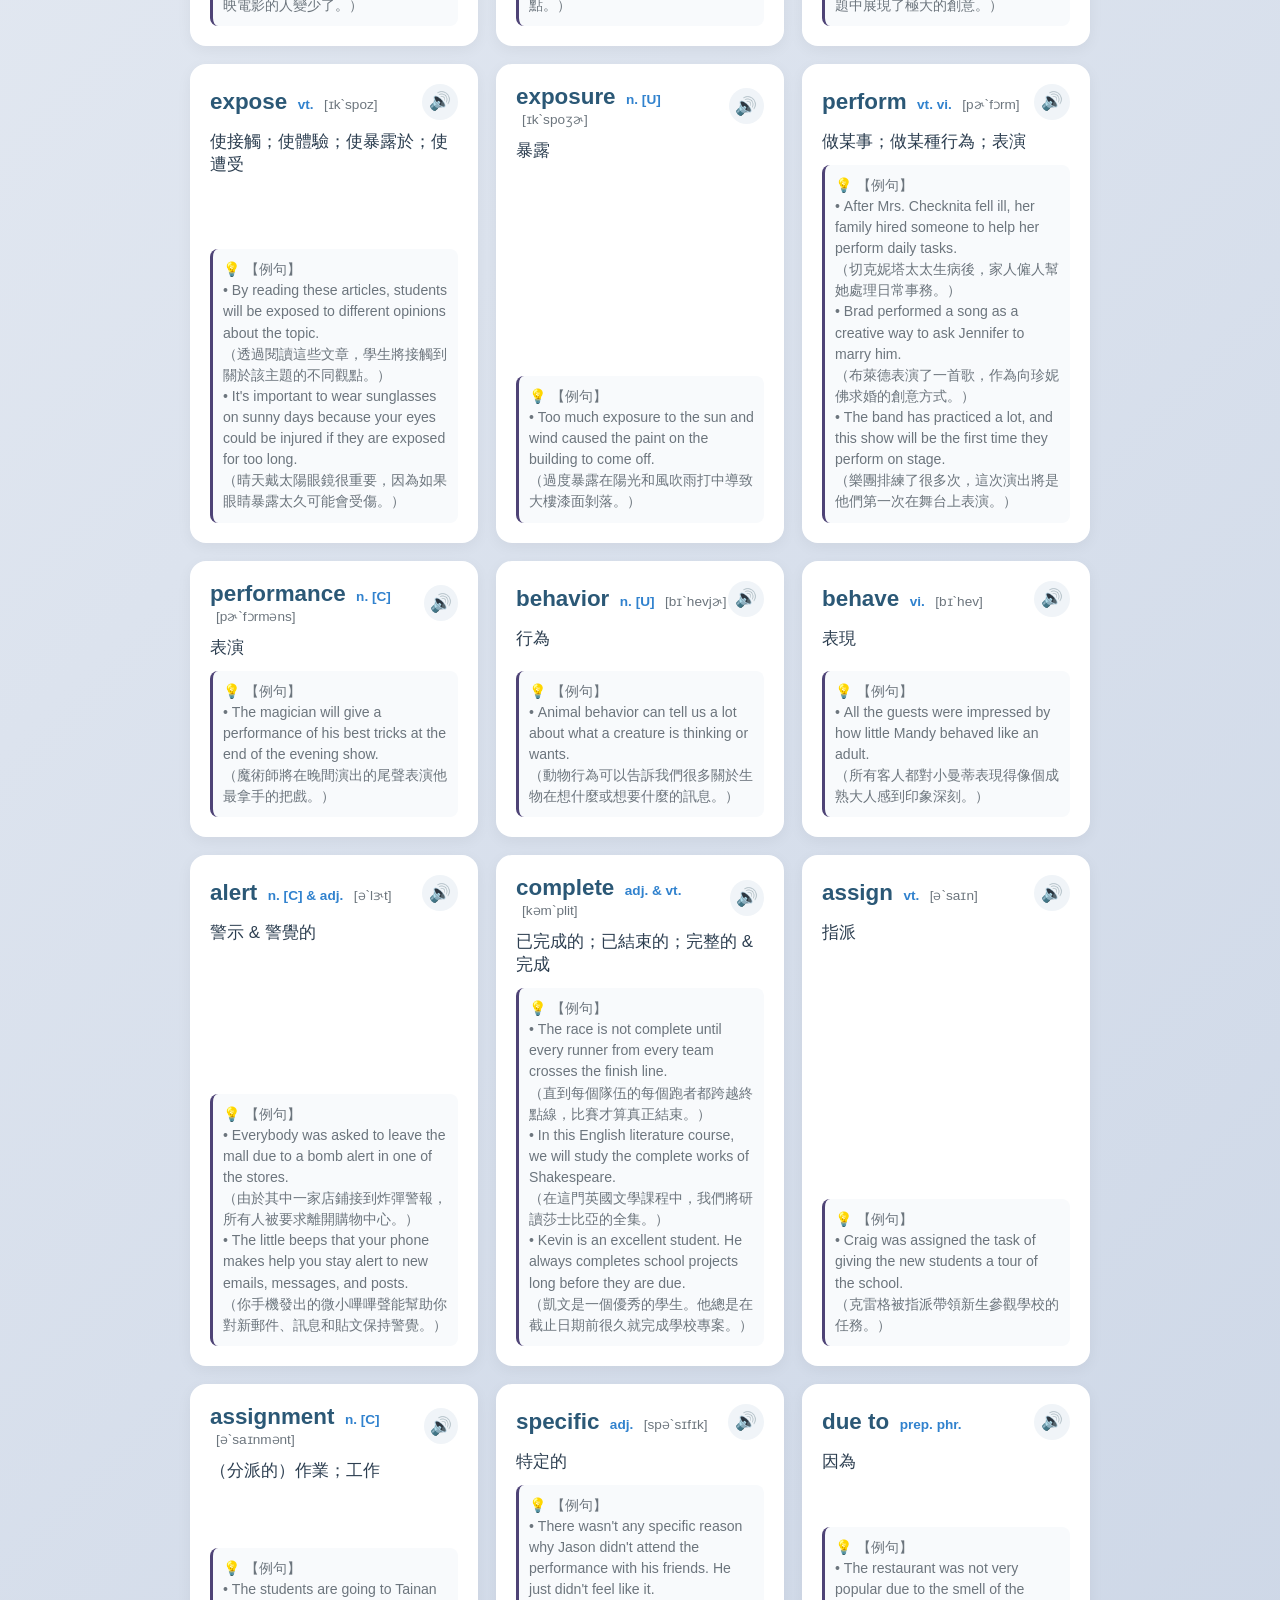
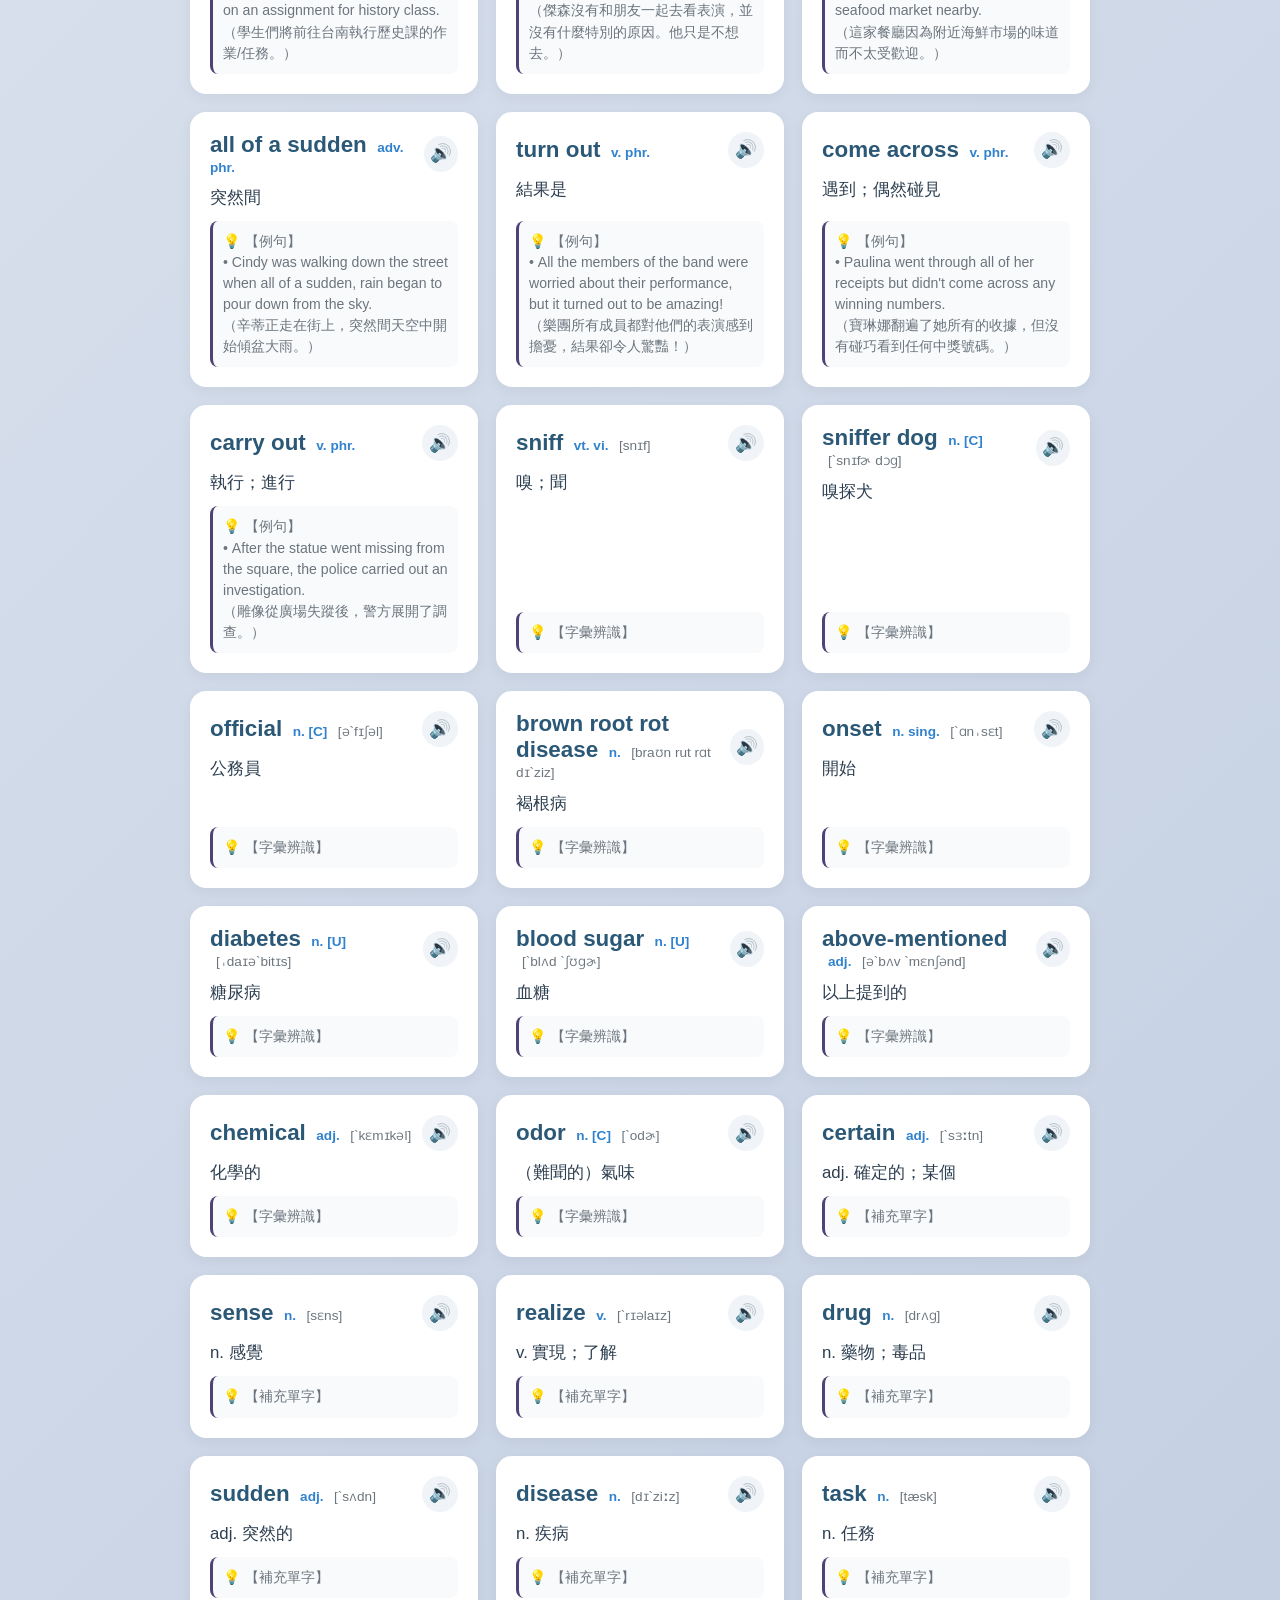
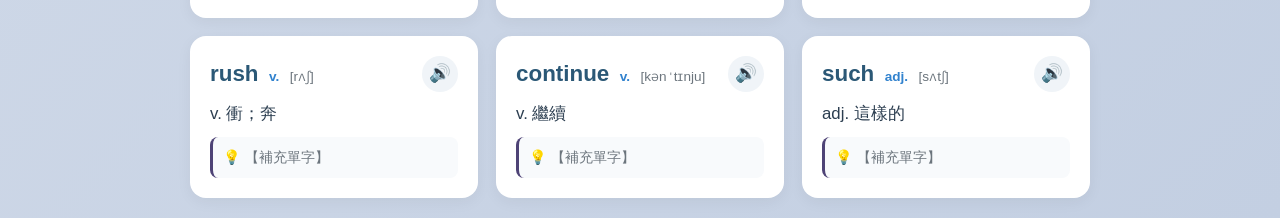
<file: index copy.html>
<!DOCTYPE html>
<html lang="zh-TW">
<head>
    <meta charset="UTF-8">
    <meta name="viewport" content="width=device-width, initial-scale=1.0">
    <title>高一上英文課本-第二次段考 單字複習與測驗</title>
    <link rel="stylesheet" href="style.css">
</head>
<body>
    <div class="container">
        <div class="lesson-tabs">
            <button class="lesson1-btn lesson0-btn" style="display: none;" onclick="location.href='index.html'">📚 回首頁 </button>
            <button class="lesson1-btn lesson0-btn" onclick="location.href='index-TextBook-2.html'">📚 課本單字</button>
            <button class="lesson1-btn lesson0-btn" onclick="location.href='index-LiveABC_10_1.html'">📚LiveABC單字</button>
            <button class="lesson1-btn lesson0-btn" onclick="location.href='index-7000-2.html'">📚核心單字</button>
        </div>
        <header>
            
            <h1 id="page-title">
                <img src="logo.gif" alt="icon" style="width: 75px; height: 75px; border-radius: 50%; vertical-align: middle; margin-right: 8px;">
                高一上英文課本-第二次段考 單字複習與測驗</h1>  
        </header>

        <!-- 動態生成：單元切換頁籤 -->
        <div class="lesson-tabs" id="lessonTabsContainer"></div>

        <!-- 動態生成：單元內容區塊 -->
        <div id="dynamicContentContainer"></div>
    </div>

    <!-- 載入資料與測驗引擎 -->
    <script src="WordsData/book1_test2.js"></script>
    <script src="quiz-engine.js"></script>

    <script>
        // =========================================================================
        // 【動態設定區】以後只要在這裡加單元，或在 JS 加資料，HTML 永遠不用動！
        // =========================================================================
        const unitsConfig = [
            // { id: 'lesson1', shortId: 'l1', name: '第1課', dataVar: 'lesson1Data' },
            // { id: 'lesson2', shortId: 'l2', name: '第2課', dataVar: 'lesson2Data' },
            // { id: 'lesson3', shortId: 'l3', name: '第3課', dataVar: 'lesson3Data' },
            { id: 'lesson4', shortId: 'l4', name: '第4課', dataVar: 'lesson4Data' }
            // 之後要加第5單元、第6單元...直接在這裡繼續加物件即可：
            // { id: 'lesson5', shortId: 'l5', name: '第5課', dataVar: 'magazine10w5WordsData' },
        ];

        const lessonWordsMap = {
            //   magazine10w1WordsData: magazine10w1WordsData,
            //   magazine10w2WordsData: magazine10w2WordsData,
            //   magazine10w3WordsData: magazine10w3WordsData,
              lesson4Data: lesson4Data
             // 之後要加第5週、第6週...直接在這裡繼續加物件即可：
             // magazine10w5WordsData: magazine10w5WordsData,
             //注意： 這裡的 magazine10w5WordsData 必須確實存在，否則可能出現 ReferenceError，導致後續程式無法執行。
         };


        // 讓共用引擎抓取資料
        
function getDataByLessonId(lessonId) {
    if (lessonId === 'all') {
        return typeof allData !== 'undefined' ? allData : [];
    }

    const unit = unitsConfig.find(
        u => u.id === lessonId || u.shortId === lessonId
    );

    if (!unit) return [];

    return lessonWordsMap[unit.dataVar] || [];
}


        // 動態渲染整個頁面結構與單字列表
        function initDynamicApp() {
            const tabsContainer = document.getElementById('lessonTabsContainer');
            const contentContainer = document.getElementById('dynamicContentContainer');

            let tabsHtml = '';
            let contentsHtml = '';

            unitsConfig.forEach((unit, index) => {
                const isActiveTab = index === 0 ? 'active' : '';
                const isActiveContent = index === 0 ? 'active' : '';
                const sId = unit.shortId;

                // 產生頂部按鈕
                tabsHtml += `<button class="lesson-btn ${isActiveTab}" onclick="switchLesson('${unit.id}')">📚 ${unit.name}</button>`;

                // 產生對應的單字列表與測驗介面（完全對齊 quiz-engine.js 所需的 ID）
                contentsHtml += `
                    <div id="${unit.id}-container" class="lesson-content ${isActiveContent}">
                        <div class="nav-tabs">
                            <button class="tab-btn active" onclick="switchTab('${sId}', 'list')">📖 單字列表</button>
                            <button class="tab-btn" onclick="switchTab('${sId}', 'quiz')">📝 開始測驗</button>
                        </div>
                        <div id="${sId}-list-tab" class="tab-content active">
                            <div class="controls">
                                <input type="text" id="${sId}-searchInput" class="search-input" placeholder="搜尋${unit.name}單字、KK音標、中文解釋..." onkeyup="filterWords('${sId}')">
                            </div>
                            <div class="word-grid" id="${sId}-wordGrid"></div>
                        </div>
                        <div id="${sId}-quiz-tab" class="tab-content">
                            <div class="quiz-outer-card">
                                <div class="mode-header-title">🎯 ${unit.name}單字互動測驗</div>
                                <div class="mode-header-desc">請選擇您想要的測驗模式與題數，點擊開始挑戰！</div>
                                <div class="setup-panel" id="${sId}-quizSetupPanel">
                                    <div class="setup-group">
                                        <label>選擇測驗題型：</label>
                                        <div class="setup-options">
                                            <button class="setup-btn active" id="${sId}-typeChoiceBtn" onclick="setQuizType('${sId}', 'choice')">英選中 (看英選中)</button>
                                            <button class="setup-btn" id="${sId}-typeChineseToEnglishBtn" onclick="setQuizType('${sId}', 'chineseToEnglish')">中選英 (看中選英)</button>
                                            <button class="setup-btn" id="${sId}-typeSpellBtn" onclick="setQuizType('${sId}', 'spell')">手動拼字填空</button>
                                        </div>
                                    </div>
                                    <div class="setup-group">
                                        <label>選擇測驗題數：</label>
                                        <div class="setup-options">
                                            <button class="setup-btn active" id="${sId}-count10Btn" onclick="setQuizCount('${sId}', 10)">10 題</button>
                                            <button class="setup-btn" id="${sId}-countAllBtn" onclick="setQuizCount('${sId}', 'all')">全部題數</button>
                                        </div>
                                    </div>
                                    <button class="full-next-btn" onclick="startQuiz('${sId}')">🚀 開始作答</button>
                                </div>
                                <div id="${sId}-quizActiveArea" style="display: none;">
                                    <div class="sticky-score-bar">
                                        <span id="${sId}-quizProgress" style="font-weight: bold; color: #4a5568;">進度：0 / 10</span>
                                        <span id="${sId}-quizScore" style="font-weight: bold; color: var(--btn-blue); font-size: 1.1rem;">得分：0 分</span>
                                    </div>
                                    <div class="quiz-inner-box">
                                        <div class="question-label" id="${sId}-questionText">載入中...</div>
                                        <div id="${sId}-quizAnswersArea" class="options-group"></div>
                                        <div class="result-banner" id="${sId}-quizBanner"></div>
                                    </div>
                                    <button class="full-next-btn" id="${sId}-quizNextBtn" onclick="nextQuestion('${sId}')" style="display: none;">下一題 ➔</button>
                                </div>
                                <div id="${sId}-quizFinalResult" style="display: none; text-align: center; padding: 25px; background: #edf2f7; border-radius: 12px;">
                                    <h2 style="margin-top: 0; color: #2d3748;">🎉 ${unit.name}測驗完成！</h2>
                                    <p style="font-size: 1.1rem; color: #4a5568;">您的最終得分：</p>
                                    <div id="${sId}-finalScoreDisplay" style="font-size: 3rem; font-weight: bold; color: var(--btn-blue); margin: 10px 0 20px 0;">0 / 100</div>
                                    <div id="${sId}-wrongReviewContainer"></div>
                                    <button class="full-next-btn" onclick="resetQuizSetup('${sId}')" style="max-width: 240px; margin: 20px auto 0 auto;">🔄 重新設定並再試一次</button>
                                </div>
                            </div>
                        </div>
                    </div>
                `;
            });

            // 總測驗
            tabsHtml += `<button class="lesson-btn" onclick="switchLesson('all')">🌟 總測驗</button>`;
            contentsHtml += `
                <div id="all-container" class="lesson-content">
                    <div class="nav-tabs">
                        <button class="tab-btn active" onclick="switchTab('all', 'list')">📖 全部單字總覽</button>
                        <button class="tab-btn" onclick="switchTab('all', 'quiz')">📝 開始總測驗</button>
                    </div>
                    <div id="all-list-tab" class="tab-content active">
                        <div class="controls">
                            <input type="text" id="all-searchInput" class="search-input" placeholder="搜尋所有課程單字、片語、KK音標、中文解釋..." onkeyup="filterWords('all')">
                        </div>
                        <div class="word-grid" id="all-wordGrid"></div>
                    </div>
                    <div id="all-quiz-tab" class="tab-content">
                        <div class="quiz-outer-card">
                            <div class="mode-header-title">🌟 總測驗（涵蓋全部單字與片語）</div>
                            <div class="mode-header-desc">請選擇您想要的測驗模式與題數，挑戰跨課綜合單字大考驗！</div>
                            <div class="setup-panel" id="all-quizSetupPanel">
                                <div class="setup-group">
                                    <label>選擇測驗題型：</label>
                                    <div class="setup-options">
                                        <button class="setup-btn active" id="all-typeChoiceBtn" onclick="setQuizType('all', 'choice')">英選中 (看英選中)</button>
                                        <button class="setup-btn" id="all-typeChineseToEnglishBtn" onclick="setQuizType('all', 'chineseToEnglish')">中選英 (看中選英)</button>
                                        <button class="setup-btn" id="all-typeSpellBtn" onclick="setQuizType('all', 'spell')">手動拼字填空</button>
                                    </div>
                                </div>
                                <div class="setup-group">
                                    <label>選擇測驗題數：</label>
                                    <div class="setup-options">
                                        <button class="setup-btn active" id="all-count10Btn" onclick="setQuizCount('all', 10)">10 題</button>
                                        <button class="setup-btn" id="all-count20Btn" onclick="setQuizCount('all', 20)">20 題</button>
                                        <button class="setup-btn" id="all-countAllBtn" onclick="setQuizCount('all', 'all')">全部題數</button>
                                    </div>
                                </div>
                                <button class="full-next-btn" onclick="startQuiz('all')">🚀 開始總測驗</button>
                            </div>
                            <div id="all-quizActiveArea" style="display: none;">
                                <div class="sticky-score-bar">
                                    <span id="all-quizProgress" style="font-weight: bold; color: #4a5568;">進度：0 / 10</span>
                                    <span id="all-quizScore" style="font-weight: bold; color: var(--btn-blue); font-size: 1.1rem;">得分：0 分</span>
                                </div>
                                <div class="quiz-inner-box">
                                    <div class="question-label" id="all-questionText">載入中...</div>
                                    <div id="all-quizAnswersArea" class="options-group"></div>
                                    <div class="result-banner" id="all-quizBanner"></div>
                                </div>
                                <button class="full-next-btn" id="all-quizNextBtn" onclick="nextQuestion('all')" style="display: none;">下一題 ➔</button>
                            </div>
                            <div id="all-quizFinalResult" style="display: none; text-align: center; padding: 25px; background: #edf2f7; border-radius: 12px;">
                                <h2 style="margin-top: 0; color: #2d3748;">🎉 總測驗完成！</h2>
                                <p style="font-size: 1.1rem; color: #4a5568;">您的最終得分：</p>
                                <div id="all-finalScoreDisplay" style="font-size: 3rem; font-weight: bold; color: var(--btn-blue); margin: 10px 0 20px 0;">0 / 100</div>
                                <div id="all-wrongReviewContainer"></div>
                                <button class="full-next-btn" onclick="resetQuizSetup('all')" style="max-width: 240px; margin: 20px auto 0 auto;">🔄 重新設定並再試一次</button>
                            </div>
                        </div>
                    </div>
                </div>
            `;

            // 注入 DOM 
            tabsContainer.innerHTML = tabsHtml;
            contentContainer.innerHTML = contentsHtml;

            // 確保 DOM 建立完成後，立即呼叫引擎將各單元卡片渲染進各自的網格中
            setTimeout(() => {
    unitsConfig.forEach(unit => {
        const words = getDataByLessonId(unit.id);

        console.log(
            `[${unit.name}] 單字數量：`,
            words.length,
            words
        );

        renderWords(unit.shortId, words);
    });

    if (typeof allData !== 'undefined') {
        console.log('[總複習] 單字數量：', allData.length);
        renderWords('all', allData);
    } else {
        console.error('找不到 allData，請檢查資料來源。');
    }
}, 50);
        }

        // 頁面載入時觸發動態生成
        window.onload = initDynamicApp;
    </script>
</body>
</html>
</file>
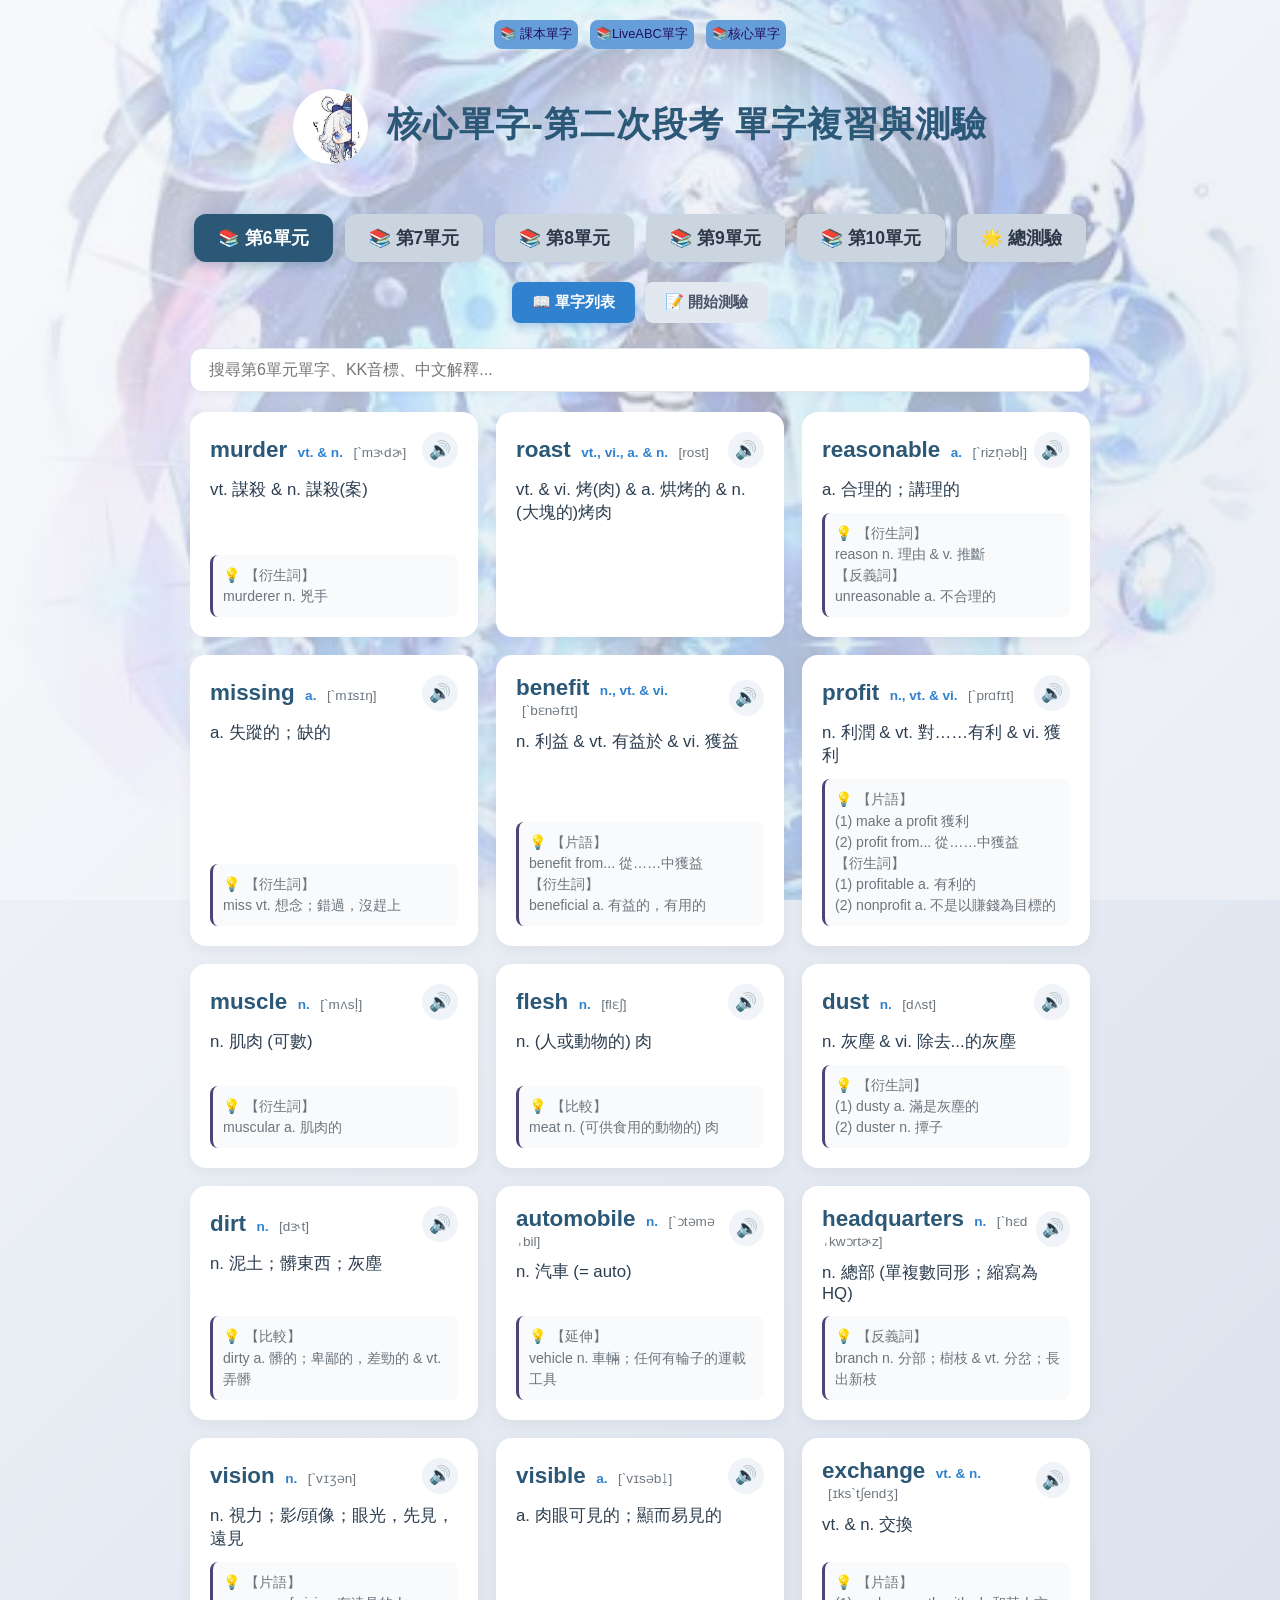
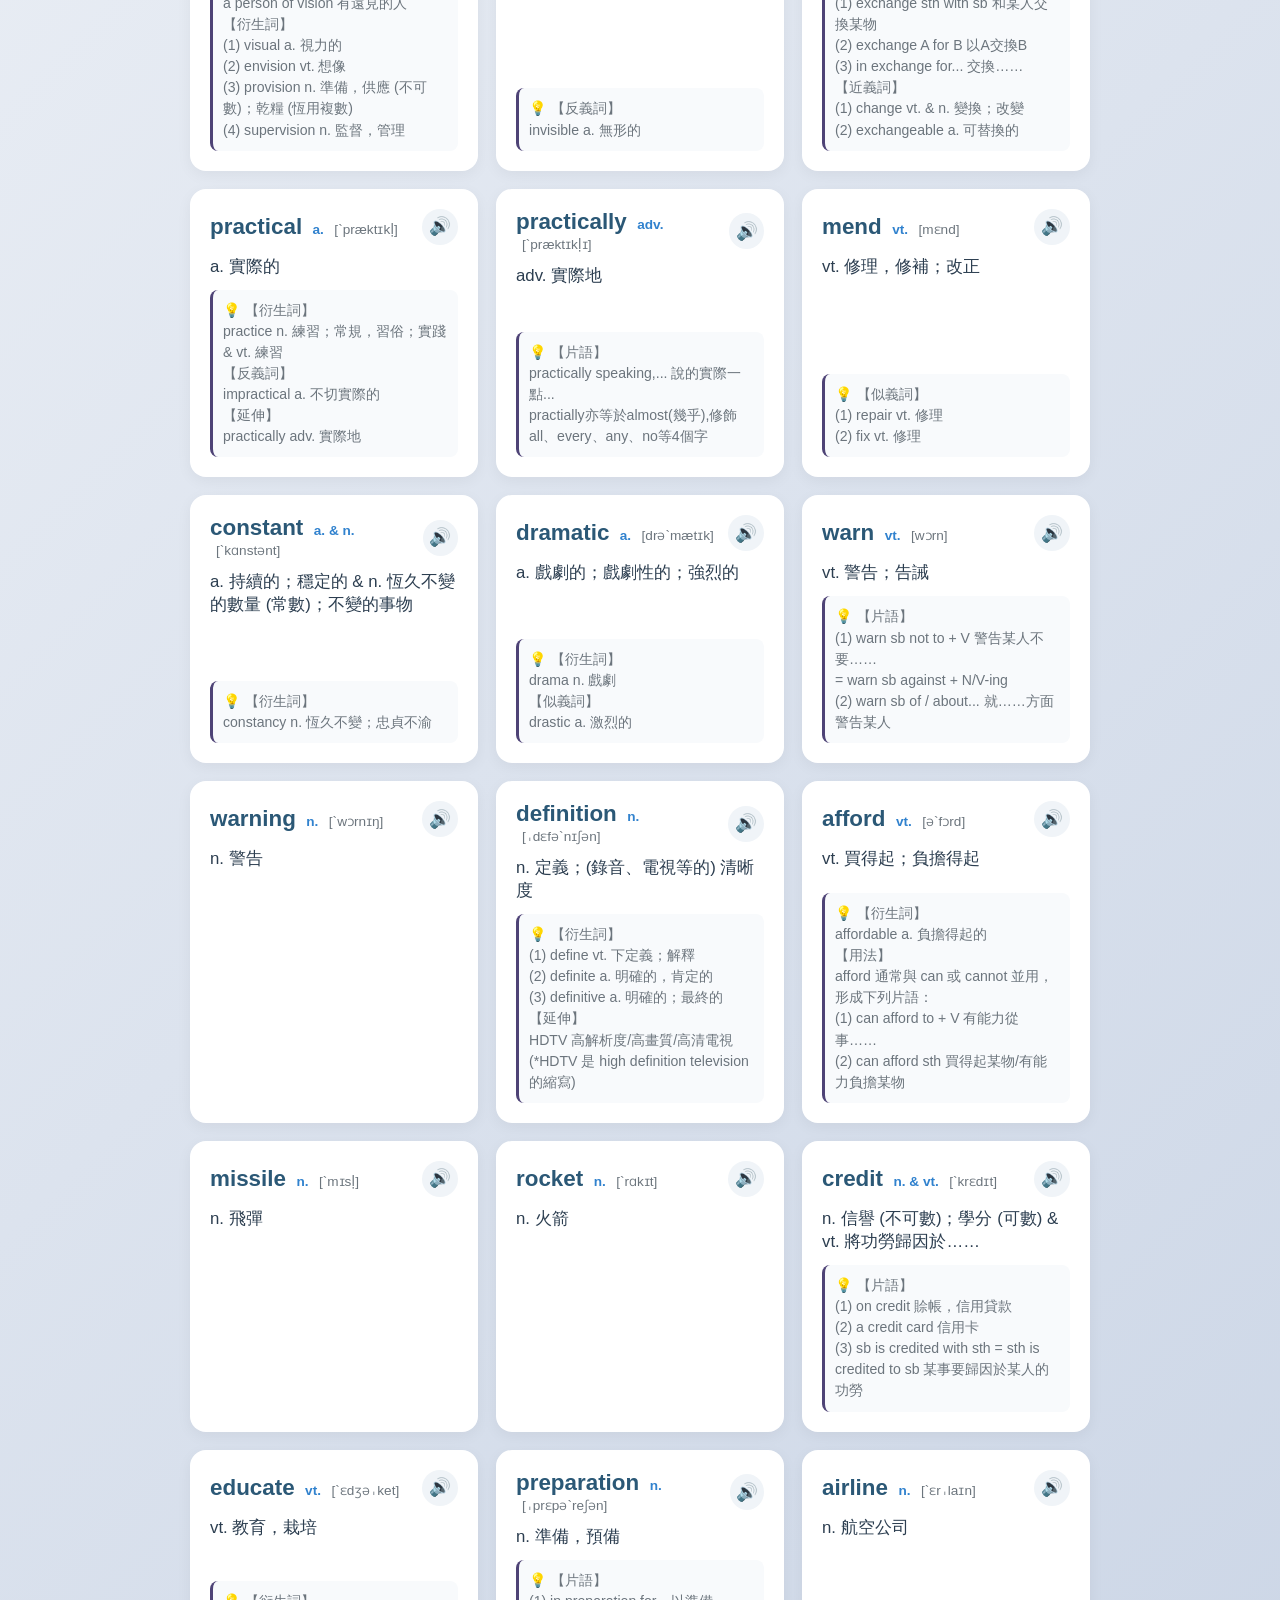
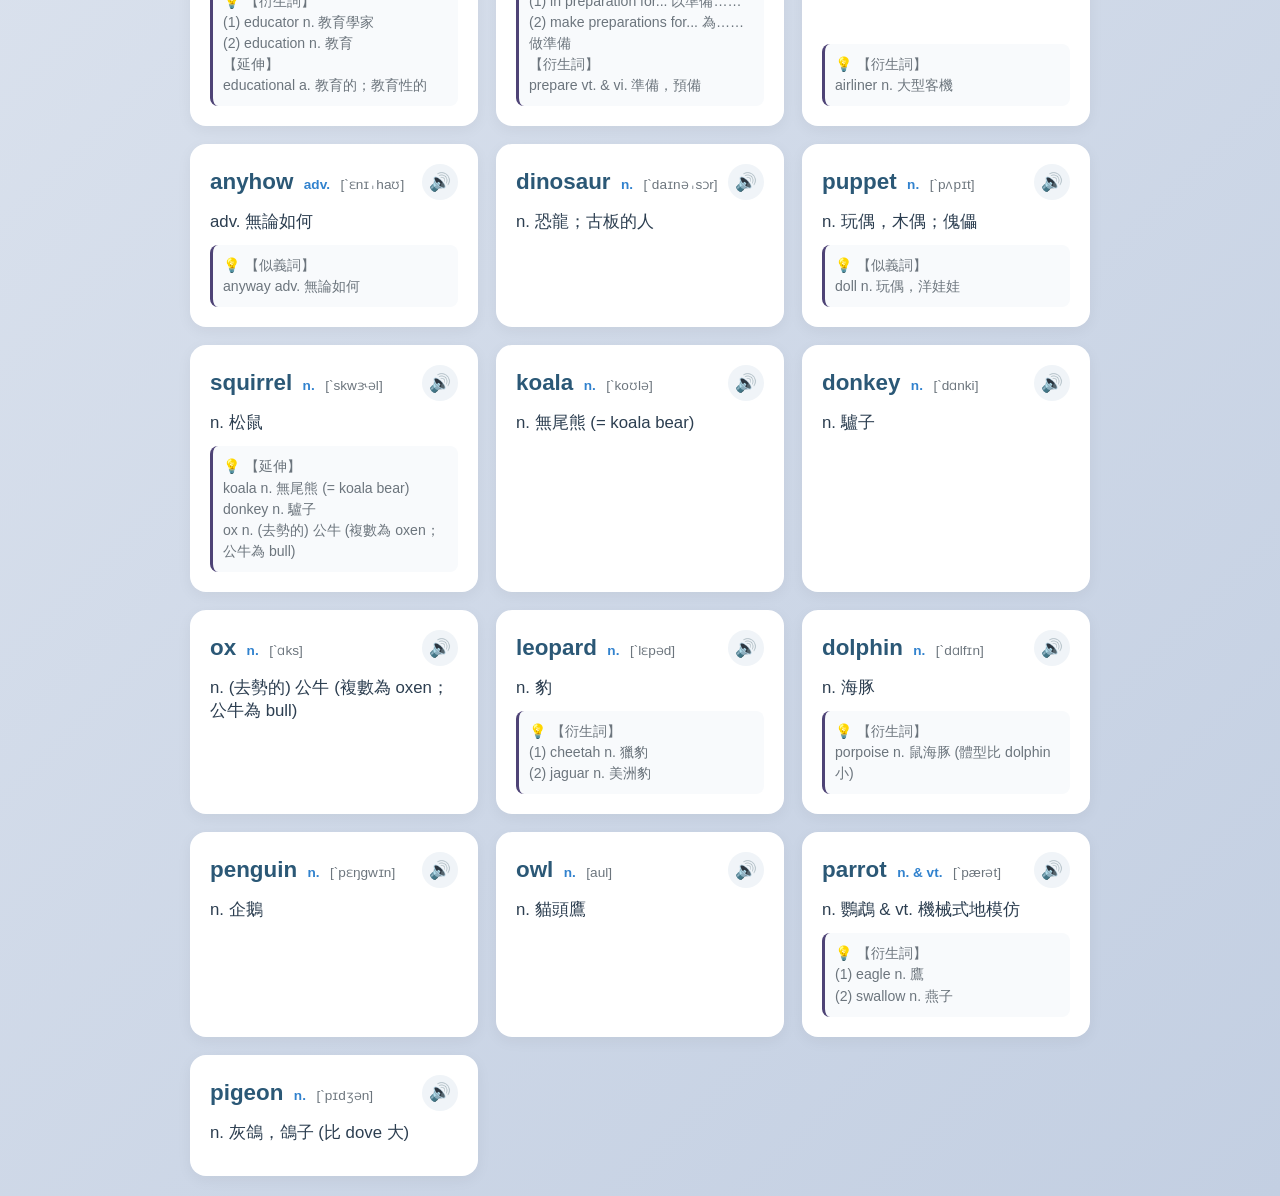
<file: index-7000-2.html>
<!DOCTYPE html>
<html lang="zh-TW">
<head>
    <meta charset="UTF-8">
    <meta name="viewport" content="width=device-width, initial-scale=1.0">
    <title>核心單字-第二次段考 單字複習與測驗</title>
    <link rel="stylesheet" href="style.css">
</head>
<body>
    <div class="container">
        <div class="lesson-tabs">
            <button class="lesson1-btn lesson0-btn" style="display: none;" onclick="location.href='index.html'">📚 回首頁 </button>
            <button class="lesson1-btn lesson0-btn" onclick="location.href='index-TextBook-2.html'">📚 課本單字</button>
            <button class="lesson1-btn lesson0-btn" onclick="location.href='index-LiveABC_10_1.html'">📚LiveABC單字</button>
            <button class="lesson1-btn lesson0-btn" onclick="location.href='index-7000-2.html'">📚核心單字</button>
        </div>
        <header>
            <h1 id="page-title"><img src="logo1.gif" alt="icon" style="width: 75px; height: 75px; border-radius: 50%; vertical-align: middle; margin-right: 8px;">
                核心單字-第二次段考 單字複習與測驗</h1>  
        </header>

        <!-- 動態生成：單元切換頁籤 -->
        <div class="lesson-tabs" id="lessonTabsContainer"></div>

        <!-- 動態生成：單元內容區塊 -->
        <div id="dynamicContentContainer"></div>
    </div>

    <!-- 載入資料與測驗引擎 -->
    <script src="WordsData/7000_test2.js"></script>
    <script src="quiz-engine.js"></script>

    <script>
        // =========================================================================
        // 【動態設定區】以後只要在這裡加單元，或在 JS 加資料，HTML 永遠不用動！
        // =========================================================================
        const unitsConfig = [
            // { id: 'lesson1', shortId: 'l1', name: '第1單元', dataVar: 'unit1Data' },
            // { id: 'lesson2', shortId: 'l2', name: '第2單元', dataVar: 'unit2Data' },
            // { id: 'lesson3', shortId: 'l3', name: '第3單元', dataVar: 'unit3Data' },
            // { id: 'lesson4', shortId: 'l4', name: '第4單元', dataVar: 'unit4Data' },
            // { id: 'lesson5', shortId: 'l5', name: '第5單元', dataVar: 'unit5Data' },
            { id: 'lesson6', shortId: 'l6', name: '第6單元', dataVar: 'unit6WordsData' },
            { id: 'lesson7', shortId: 'l7', name: '第7單元', dataVar: 'unit7WordsData' },
            { id: 'lesson8', shortId: 'l8', name: '第8單元', dataVar: 'unit8WordsData' },
            { id: 'lesson9', shortId: 'l9', name: '第9單元', dataVar: 'unit9WordsData' },
            { id: 'lesson10', shortId: 'l10', name: '第10單元', dataVar: 'unit10WordsData' },

            // 之後要加單元...直接在這裡繼續加物件即可：
            // { id: 'lesson8', shortId: 'l8', name: '第8單元', dataVar: 'unit8WordsData' },
            // { id: 'lesson9', shortId: 'l9', name: '第9單元', dataVar: 'unit9WordsData' },
            // { id: 'lesson10', shortId: 'l10', name: '第10單元', dataVar: 'unit10WordsData' },
        ];

        const lessonWordsMap = {
            //   unit1WordsData: unit1WordsData,
            //   unit2WordsData: unit2WordsData,
            //   unit3WordsData: unit3WordsData,
            //   unit4WordsData: unit4WordsData,
            //   unit5WordsData: unit5WordsData,
              unit6WordsData: unit6WordsData,
              unit7WordsData: unit7WordsData,
              unit8WordsData: unit8WordsData,
              unit9WordsData: unit9WordsData,
              unit10WordsData: unit10WordsData


             // 之後要加第5週、第6週...直接在這裡繼續加物件即可：
             // unit8WordsData: unit8WordsData,
            //  unit9WordsData: unit9WordsData,
            //  unit10WordsData: unit10WordsData
             //注意： 這裡的 magazine10w5WordsData 必須確實存在，否則可能出現 ReferenceError，導致後續程式無法執行。
         };


        // 讓共用引擎抓取資料
        
function getDataByLessonId(lessonId) {
    if (lessonId === 'all') {
        return typeof allData !== 'undefined' ? allData : [];
    }

    const unit = unitsConfig.find(
        u => u.id === lessonId || u.shortId === lessonId
    );

    if (!unit) return [];

    return lessonWordsMap[unit.dataVar] || [];
}


        // 動態渲染整個頁面結構與單字列表
        function initDynamicApp() {
            const tabsContainer = document.getElementById('lessonTabsContainer');
            const contentContainer = document.getElementById('dynamicContentContainer');

            let tabsHtml = '';
            let contentsHtml = '';

            unitsConfig.forEach((unit, index) => {
                const isActiveTab = index === 0 ? 'active' : '';
                const isActiveContent = index === 0 ? 'active' : '';
                const sId = unit.shortId;

                // 產生頂部按鈕
                tabsHtml += `<button class="lesson-btn ${isActiveTab}" onclick="switchLesson('${unit.id}')">📚 ${unit.name}</button>`;

                // 產生對應的單字列表與測驗介面（完全對齊 quiz-engine.js 所需的 ID）
                contentsHtml += `
                    <div id="${unit.id}-container" class="lesson-content ${isActiveContent}">
                        <div class="nav-tabs">
                            <button class="tab-btn active" onclick="switchTab('${sId}', 'list')">📖 單字列表</button>
                            <button class="tab-btn" onclick="switchTab('${sId}', 'quiz')">📝 開始測驗</button>
                        </div>
                        <div id="${sId}-list-tab" class="tab-content active">
                            <div class="controls">
                                <input type="text" id="${sId}-searchInput" class="search-input" placeholder="搜尋${unit.name}單字、KK音標、中文解釋..." onkeyup="filterWords('${sId}')">
                            </div>
                            <div class="word-grid" id="${sId}-wordGrid"></div>
                        </div>
                        <div id="${sId}-quiz-tab" class="tab-content">
                            <div class="quiz-outer-card">
                                <div class="mode-header-title">🎯 ${unit.name}單字互動測驗</div>
                                <div class="mode-header-desc">請選擇您想要的測驗模式與題數，點擊開始挑戰！</div>
                                <div class="setup-panel" id="${sId}-quizSetupPanel">
                                    <div class="setup-group">
                                        <label>選擇測驗題型：</label>
                                        <div class="setup-options">
                                            <button class="setup-btn active" id="${sId}-typeChoiceBtn" onclick="setQuizType('${sId}', 'choice')">英選中 (看英選中)</button>
                                            <button class="setup-btn" id="${sId}-typeChineseToEnglishBtn" onclick="setQuizType('${sId}', 'chineseToEnglish')">中選英 (看中選英)</button>
                                            <button class="setup-btn" id="${sId}-typeSpellBtn" onclick="setQuizType('${sId}', 'spell')">手動拼字填空</button>
                                        </div>
                                    </div>
                                    <div class="setup-group">
                                        <label>選擇測驗題數：</label>
                                        <div class="setup-options">
                                            <button class="setup-btn active" id="${sId}-count10Btn" onclick="setQuizCount('${sId}', 10)">10 題</button>
                                            <button class="setup-btn" id="${sId}-countAllBtn" onclick="setQuizCount('${sId}', 'all')">全部題數</button>
                                        </div>
                                    </div>
                                    <button class="full-next-btn" onclick="startQuiz('${sId}')">🚀 開始作答</button>
                                </div>
                                <div id="${sId}-quizActiveArea" style="display: none;">
                                    <div class="sticky-score-bar">
                                        <span id="${sId}-quizProgress" style="font-weight: bold; color: #4a5568;">進度：0 / 10</span>
                                        <span id="${sId}-quizScore" style="font-weight: bold; color: var(--btn-blue); font-size: 1.1rem;">得分：0 分</span>
                                    </div>
                                    <div class="quiz-inner-box">
                                        <div class="question-label" id="${sId}-questionText">載入中...</div>
                                        <div id="${sId}-quizAnswersArea" class="options-group"></div>
                                        <div class="result-banner" id="${sId}-quizBanner"></div>
                                    </div>
                                    <button class="full-next-btn" id="${sId}-quizNextBtn" onclick="nextQuestion('${sId}')" style="display: none;">下一題 ➔</button>
                                </div>
                                <div id="${sId}-quizFinalResult" style="display: none; text-align: center; padding: 25px; background: #edf2f7; border-radius: 12px;">
                                    <h2 style="margin-top: 0; color: #2d3748;">🎉 ${unit.name}測驗完成！</h2>
                                    <p style="font-size: 1.1rem; color: #4a5568;">您的最終得分：</p>
                                    <div id="${sId}-finalScoreDisplay" style="font-size: 3rem; font-weight: bold; color: var(--btn-blue); margin: 10px 0 20px 0;">0 / 100</div>
                                    <div id="${sId}-wrongReviewContainer"></div>
                                    <button class="full-next-btn" onclick="resetQuizSetup('${sId}')" style="max-width: 240px; margin: 20px auto 0 auto;">🔄 重新設定並再試一次</button>
                                </div>
                            </div>
                        </div>
                    </div>
                `;
            });

            // 總測驗
            tabsHtml += `<button class="lesson-btn" onclick="switchLesson('all')">🌟 總測驗</button>`;
            contentsHtml += `
                <div id="all-container" class="lesson-content">
                    <div class="nav-tabs">
                        <button class="tab-btn active" onclick="switchTab('all', 'list')">📖 全部單字總覽</button>
                        <button class="tab-btn" onclick="switchTab('all', 'quiz')">📝 開始總測驗</button>
                    </div>
                    <div id="all-list-tab" class="tab-content active">
                        <div class="controls">
                            <input type="text" id="all-searchInput" class="search-input" placeholder="搜尋所有課程單字、片語、KK音標、中文解釋..." onkeyup="filterWords('all')">
                        </div>
                        <div class="word-grid" id="all-wordGrid"></div>
                    </div>
                    <div id="all-quiz-tab" class="tab-content">
                        <div class="quiz-outer-card">
                            <div class="mode-header-title">🌟 總測驗（涵蓋全部單字與片語）</div>
                            <div class="mode-header-desc">請選擇您想要的測驗模式與題數，挑戰跨課綜合單字大考驗！</div>
                            <div class="setup-panel" id="all-quizSetupPanel">
                                <div class="setup-group">
                                    <label>選擇測驗題型：</label>
                                    <div class="setup-options">
                                        <button class="setup-btn active" id="all-typeChoiceBtn" onclick="setQuizType('all', 'choice')">英選中 (看英選中)</button>
                                        <button class="setup-btn" id="all-typeChineseToEnglishBtn" onclick="setQuizType('all', 'chineseToEnglish')">中選英 (看中選英)</button>
                                        <button class="setup-btn" id="all-typeSpellBtn" onclick="setQuizType('all', 'spell')">手動拼字填空</button>
                                    </div>
                                </div>
                                <div class="setup-group">
                                    <label>選擇測驗題數：</label>
                                    <div class="setup-options">
                                        <button class="setup-btn active" id="all-count10Btn" onclick="setQuizCount('all', 10)">10 題</button>
                                        <button class="setup-btn" id="all-count20Btn" onclick="setQuizCount('all', 20)">20 題</button>
                                        <button class="setup-btn" id="all-countAllBtn" onclick="setQuizCount('all', 'all')">全部題數</button>
                                    </div>
                                </div>
                                <button class="full-next-btn" onclick="startQuiz('all')">🚀 開始總測驗</button>
                            </div>
                            <div id="all-quizActiveArea" style="display: none;">
                                <div class="sticky-score-bar">
                                    <span id="all-quizProgress" style="font-weight: bold; color: #4a5568;">進度：0 / 10</span>
                                    <span id="all-quizScore" style="font-weight: bold; color: var(--btn-blue); font-size: 1.1rem;">得分：0 分</span>
                                </div>
                                <div class="quiz-inner-box">
                                    <div class="question-label" id="all-questionText">載入中...</div>
                                    <div id="all-quizAnswersArea" class="options-group"></div>
                                    <div class="result-banner" id="all-quizBanner"></div>
                                </div>
                                <button class="full-next-btn" id="all-quizNextBtn" onclick="nextQuestion('all')" style="display: none;">下一題 ➔</button>
                            </div>
                            <div id="all-quizFinalResult" style="display: none; text-align: center; padding: 25px; background: #edf2f7; border-radius: 12px;">
                                <h2 style="margin-top: 0; color: #2d3748;">🎉 總測驗完成！</h2>
                                <p style="font-size: 1.1rem; color: #4a5568;">您的最終得分：</p>
                                <div id="all-finalScoreDisplay" style="font-size: 3rem; font-weight: bold; color: var(--btn-blue); margin: 10px 0 20px 0;">0 / 100</div>
                                <div id="all-wrongReviewContainer"></div>
                                <button class="full-next-btn" onclick="resetQuizSetup('all')" style="max-width: 240px; margin: 20px auto 0 auto;">🔄 重新設定並再試一次</button>
                            </div>
                        </div>
                    </div>
                </div>
            `;

            // 注入 DOM 
            tabsContainer.innerHTML = tabsHtml;
            contentContainer.innerHTML = contentsHtml;

            // 確保 DOM 建立完成後，立即呼叫引擎將各單元卡片渲染進各自的網格中
            setTimeout(() => {
    unitsConfig.forEach(unit => {
        const words = getDataByLessonId(unit.id);

        console.log(
            `[${unit.name}] 單字數量：`,
            words.length,
            words
        );

        renderWords(unit.shortId, words);
    });

    if (typeof allData !== 'undefined') {
        console.log('[總複習] 單字數量：', allData.length);
        renderWords('all', allData);
    } else {
        console.error('找不到 allData，請檢查資料來源。');
    }
}, 50);
        }

        // 頁面載入時觸發動態生成
        window.onload = initDynamicApp;
    </script>
</body>
</html>
</file>
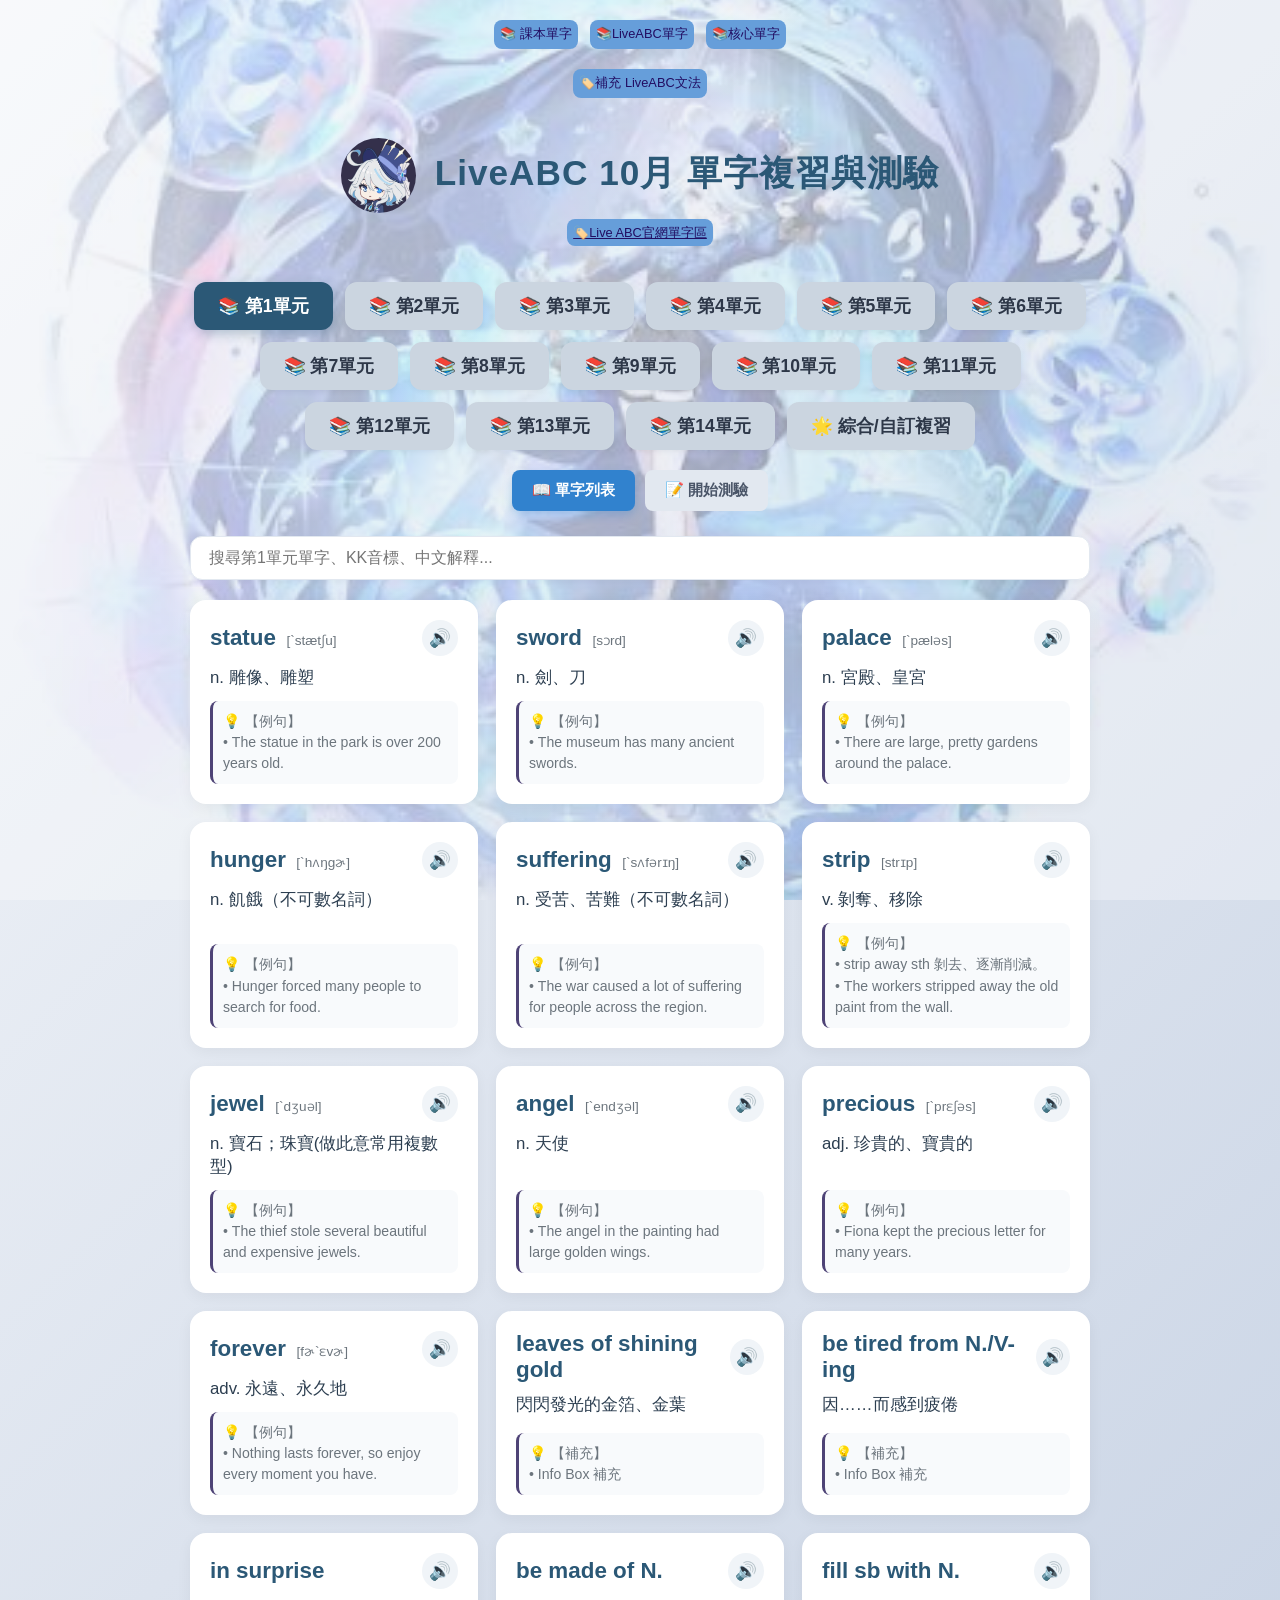
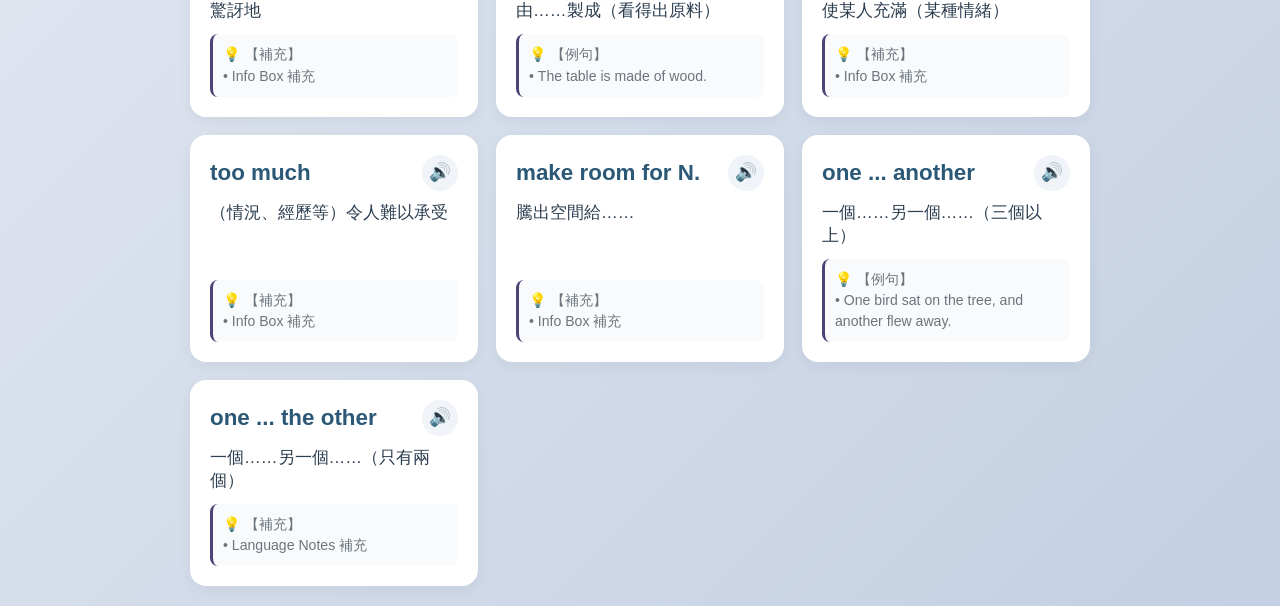
<file: index-LiveABC_10_1.html>
<!DOCTYPE html>
<html lang="zh-TW">
<head>
    <meta charset="UTF-8">
    <meta name="viewport" content="width=device-width, initial-scale=1.0">
    <title>LiveABC英文雜誌 單字複習與測驗</title>
    <link rel="stylesheet" href="style.css">
</head>

<body>
    <div class="container">
        <div class="lesson-tabs">
            <button class="lesson1-btn lesson0-btn" style="display: none;" onclick="location.href='index.html'">📚 回首頁 </button>
            <button class="lesson1-btn lesson0-btn" onclick="location.href='index-TextBook-2.html'">📚 課本單字</button>
            <button class="lesson1-btn lesson0-btn" onclick="location.href='index-LiveABC_10_1.html'">📚LiveABC單字</button>
            <button class="lesson1-btn lesson0-btn" onclick="location.href='index-7000-2.html'">📚核心單字</button>
        </div>
        <div class="lesson-tabs">
           <button class="lesson1-btn lesson0-btn" onclick="location.href='grammar/mag10-12_grammar.html'">🏷️補充 LiveABC文法
           </button>
        </div>
        <header>
            <h1 id="page-title"><img src="logo2.gif" alt="icon" style="width: 75px; height: 75px; border-radius: 50%; vertical-align: middle; margin-right: 8px;">
                LiveABC 10月 單字複習與測驗</h1> 
               <p>
                <a class="lesson1-btn lesson0-btn" href="https://voccard.liveabc.com/live/2026/10/" target="_blank">
                  🏷️Live ABC官網單字區
                </a>
                </p>
                  <!-- LiveABC 10月第4週 單字複習與測驗 -->
        </header>

        <!-- 動態生成：單元切換頁籤 -->
        <div class="lesson-tabs" id="lessonTabsContainer"></div>

        <!-- 動態生成：單元內容區塊 -->
        <div id="dynamicContentContainer"></div>
    </div>

    <!-- 載入資料與測驗引擎 -->
    <script src="WordsData/liveABC_10.js"></script>
    <script src="quiz-engine.js"></script>

    <script>
        // =========================================================================
        // 【動態設定區】以後只要在這裡加單元，或在 JS 加資料，HTML 永遠不用動！
        // =========================================================================
        const unitsConfig = [
            { id: 'lesson1', shortId: 'l1', name: '第1單元', dataVar: 'magazine10w1WordsData' },
            { id: 'lesson2', shortId: 'l2', name: '第2單元', dataVar: 'magazine10w2WordsData' },
            { id: 'lesson3', shortId: 'l3', name: '第3單元', dataVar: 'magazine10w3WordsData' },
            { id: 'lesson4', shortId: 'l4', name: '第4單元', dataVar: 'magazine10w4WordsData' },
            { id: 'lesson5', shortId: 'l5', name: '第5單元', dataVar: 'magazine10w5WordsData' },
            { id: 'lesson6', shortId: 'l6', name: '第6單元', dataVar: 'magazine10w6WordsData' },
            { id: 'lesson7', shortId: 'l7', name: '第7單元', dataVar: 'magazine10w7WordsData' },
            { id: 'lesson8', shortId: 'l8', name: '第8單元', dataVar: 'magazine10w8WordsData' },
            { id: 'lesson9', shortId: 'l9', name: '第9單元', dataVar: 'magazine10w9WordsData' },
            { id: 'lesson10', shortId: 'l10', name: '第10單元', dataVar: 'magazine10w10WordsData' },
            { id: 'lesson11', shortId: 'l11', name: '第11單元', dataVar: 'magazine10w11WordsData' },
            // { id: 'lesson81', shortId: 'l81', name: '第8單元補充', dataVar: 'magazine10w81WordsData' },
            // { id: 'lesson91', shortId: 'l91', name: '第9單元補充', dataVar: 'magazine10w91WordsData' },
            // { id: 'lesson101', shortId: 'l101', name: '第10單元補充', dataVar: 'magazine10w101WordsData' },
            // { id: 'lesson111', shortId: 'l111', name: '第11單元補充', dataVar: 'magazine10w111WordsData' },
            { id: 'lesson12', shortId: 'l12', name: '第12單元', dataVar: 'magazine10w12WordsData' },
            { id: 'lesson13', shortId: 'l13', name: '第13單元', dataVar: 'magazine10w13WordsData' },
            { id: 'lesson14', shortId: 'l14', name: '第14單元', dataVar: 'magazine10w14WordsData' },
        ];

        const lessonWordsMap = {
              magazine10w1WordsData: magazine10w1WordsData,
              magazine10w2WordsData: magazine10w2WordsData,
              magazine10w3WordsData: magazine10w3WordsData,
              magazine10w4WordsData: magazine10w4WordsData,
              magazine10w5WordsData: magazine10w5WordsData,
              magazine10w6WordsData: magazine10w6WordsData,
              magazine10w7WordsData: magazine10w7WordsData,
              magazine10w8WordsData: magazine10w8WordsData,
              magazine10w9WordsData: magazine10w9WordsData,
              magazine10w10WordsData: magazine10w10WordsData,
              magazine10w11WordsData: magazine10w11WordsData,
            //   magazine10w81WordsData: magazine10w81WordsData,
            //   magazine10w91WordsData: magazine10w91WordsData,
            //   magazine10w101WordsData: magazine10w101WordsData,
            //   magazine10w111WordsData: magazine10w111WordsData
              magazine10w12WordsData: magazine10w12WordsData,
              magazine10w13WordsData: magazine10w13WordsData,
              magazine10w14WordsData: magazine10w14WordsData
         };

        // 讓共用引擎抓取資料（支援自訂勾選範圍）
        function getDataByLessonId(lessonId) {
            if (lessonId === 'all') {
                const checkboxes = document.querySelectorAll('.custom-unit-checkbox');
                if (checkboxes.length === 0) {
                    return typeof allData !== 'undefined' ? allData : [];
                }
                
                let combinedData = [];
                checkboxes.forEach(cb => {
                    if (cb.checked) {
                        const unit = unitsConfig.find(u => u.id === cb.value);
                        if (unit && lessonWordsMap[unit.dataVar]) {
                            combinedData = combinedData.concat(lessonWordsMap[unit.dataVar]);
                        }
                    }
                });
                return combinedData;
            }

            const unit = unitsConfig.find(
                u => u.id === lessonId || u.shortId === lessonId
            );
            if (!unit) return [];
            return lessonWordsMap[unit.dataVar] || [];
        }

        // 【輔助 1】動態產生勾選方塊的介面
        function renderCustomUnitsCheckboxes() {
            const container = document.getElementById('customUnitsCheckboxContainer');
            if (!container) return;
            
            let html = '';
            unitsConfig.forEach(unit => {
                html += `
                    <label style="display: inline-flex; align-items: center; gap: 5px; background: #fff; padding: 6px 10px; border-radius: 6px; border: 1px solid #cbd5e0; cursor: pointer; font-size: 0.9rem;">
                        <input type="checkbox" class="custom-unit-checkbox" value="${unit.id}" checked style="cursor: pointer;">
                        ${unit.name}
                    </label>
                `;
            });
            container.innerHTML = html;
        }

        // 【輔助 2】全選 / 全不選按鈕控制
        function selectAllCustomUnits(status) {
            const checkboxes = document.querySelectorAll('.custom-unit-checkbox');
            checkboxes.forEach(cb => cb.checked = status);
        }

        // 【輔助 3】點擊「套用選擇」時觸發，重新渲染總覽列表
        function applyCustomUnitsFilter() {
            const currentData = getDataByLessonId('all');
            renderWords('all', currentData);
            alert('已更新複習範圍！目前總計 ' + currentData.length + ' 個單字。');
        }

        // 動態渲染整個頁面結構與單字列表
        function initDynamicApp() {
            const tabsContainer = document.getElementById('lessonTabsContainer');
            const contentContainer = document.getElementById('dynamicContentContainer');

            let tabsHtml = '';
            let contentsHtml = '';

            unitsConfig.forEach((unit, index) => {
                const isActiveTab = index === 0 ? 'active' : '';
                const isActiveContent = index === 0 ? 'active' : '';
                const sId = unit.shortId;

                tabsHtml += `<button class="lesson-btn ${isActiveTab}" onclick="switchLesson('${unit.id}')">📚 ${unit.name}</button>`;

                contentsHtml += `
                    <div id="${unit.id}-container" class="lesson-content ${isActiveContent}">
                        <div class="nav-tabs">
                            <button class="tab-btn active" onclick="switchTab('${sId}', 'list')">📖 單字列表</button>
                            <button class="tab-btn" onclick="switchTab('${sId}', 'quiz')">📝 開始測驗</button>
                        </div>
                        <div id="${sId}-list-tab" class="tab-content active">
                            <div class="controls">
                                <input type="text" id="${sId}-searchInput" class="search-input" placeholder="搜尋${unit.name}單字、KK音標、中文解釋..." onkeyup="filterWords('${sId}')">
                            </div>
                            <div class="word-grid" id="${sId}-wordGrid"></div>
                        </div>
                        <div id="${sId}-quiz-tab" class="tab-content">
                            <div class="quiz-outer-card">
                                <div class="mode-header-title">🎯 ${unit.name}單字互動測驗</div>
                                <div class="mode-header-desc">請選擇您想要的測驗模式與題數，點擊開始挑戰！</div>
                                <div class="setup-panel" id="${sId}-quizSetupPanel">
                                    <div class="setup-group">
                                        <label>選擇測驗題型：</label>
                                        <div class="setup-options">
                                            <button class="setup-btn active" id="${sId}-typeChoiceBtn" onclick="setQuizType('${sId}', 'choice')">英選中 (看英選中)</button>
                                            <button class="setup-btn" id="${sId}-typeChineseToEnglishBtn" onclick="setQuizType('${sId}', 'chineseToEnglish')">中選英 (看中選英)</button>
                                            <button class="setup-btn" id="${sId}-typeSpellBtn" onclick="setQuizType('${sId}', 'spell')">手動拼字填空</button>
                                        </div>
                                    </div>
                                    <div class="setup-group">
                                        <label>選擇測驗題數：</label>
                                        <div class="setup-options">
                                            <button class="setup-btn active" id="${sId}-count10Btn" onclick="setQuizCount('${sId}', 10)">10 題</button>
                                            <button class="setup-btn" id="${sId}-countAllBtn" onclick="setQuizCount('${sId}', 'all')">全部題數</button>
                                        </div>
                                    </div>
                                    <button class="full-next-btn" onclick="startQuiz('${sId}')">🚀 開始作答</button>
                                </div>
                                <div id="${sId}-quizActiveArea" style="display: none;">
                                    <div class="sticky-score-bar">
                                        <span id="${sId}-quizProgress" style="font-weight: bold; color: #4a5568;">進度：0 / 10</span>
                                        <span id="${sId}-quizScore" style="font-weight: bold; color: var(--btn-blue); font-size: 1.1rem;">得分：0 分</span>
                                    </div>
                                    <div class="quiz-inner-box">
                                        <div class="question-label" id="${sId}-questionText">載入中...</div>
                                        <div id="${sId}-quizAnswersArea" class="options-group"></div>
                                        <div class="result-banner" id="${sId}-quizBanner"></div>
                                    </div>
                                    <button class="full-next-btn" id="${sId}-quizNextBtn" onclick="nextQuestion('${sId}')" style="display: none;">下一題 ➔</button>
                                </div>
                                <div id="${sId}-quizFinalResult" style="display: none; text-align: center; padding: 25px; background: #edf2f7; border-radius: 12px;">
                                    <h2 style="margin-top: 0; color: #2d3748;">🎉 ${unit.name}測驗完成！</h2>
                                    <p style="font-size: 1.1rem; color: #4a5568;">您的最終得分：</p>
                                    <div id="${sId}-finalScoreDisplay" style="font-size: 3rem; font-weight: bold; color: var(--btn-blue); margin: 10px 0 20px 0;">0 / 100</div>
                                    <div id="${sId}-wrongReviewContainer"></div>
                                    <button class="full-next-btn" onclick="resetQuizSetup('${sId}')" style="max-width: 240px; margin: 20px auto 0 auto;">🔄 重新設定並再試一次</button>
                                </div>
                            </div>
                        </div>
                    </div>
                `;
            });

            tabsHtml += `<button class="lesson-btn" onclick="switchLesson('all')">🌟 綜合/自訂複習</button>`;
            contentsHtml += `
                <div id="all-container" class="lesson-content">
                    <div class="nav-tabs">
                        <button class="tab-btn active" onclick="switchTab('all', 'list')">📖 單字總覽與自訂選擇</button>
                        <button class="tab-btn" onclick="switchTab('all', 'quiz')">📝 開始綜合/自訂測驗</button>
                    </div>
                    <div id="all-list-tab" class="tab-content active">
                        <div class="quiz-outer-card" style="margin-bottom: 20px; padding: 15px 20px;">
                            <div class="mode-header-title" style="font-size: 1.1rem; margin-bottom: 10px;">📌 選擇要包含的單元（未勾選則預設全部）</div>
                            <div id="customUnitsCheckboxContainer" style="display: flex; flex-wrap: wrap; gap: 10px; margin-bottom: 12px;"></div>
                            <div style="display: flex; gap: 10px;">
                                <button class="setup-btn active" style="flex: 1; padding: 8px;" onclick="selectAllCustomUnits(true)">全選</button>
                                <button class="setup-btn" style="flex: 1; padding: 8px;" onclick="selectAllCustomUnits(false)">全不選</button>
                                <button class="full-next-btn" style="flex: 2; margin: 0; padding: 8px;" onclick="applyCustomUnitsFilter()">🔄 套用選擇並更新列表</button>
                            </div>
                        </div>
                        <div class="controls">
                            <input type="text" id="all-searchInput" class="search-input" placeholder="搜尋單字、片語、KK音標、中文解釋..." onkeyup="filterWords('all')">
                        </div>
                        <div class="word-grid" id="all-wordGrid"></div>
                    </div>
                    <div id="all-quiz-tab" class="tab-content">
                        <div class="quiz-outer-card">
                            <div class="mode-header-title">🌟 綜合/自訂單字大考驗</div>
                            <div class="mode-header-desc">將根據上方勾選的單元進行測驗，挑戰您的專屬範圍！</div>
                            <div class="setup-panel" id="all-quizSetupPanel">
                                <div class="setup-group">
                                    <label>選擇測驗題型：</label>
                                    <div class="setup-options">
                                        <button class="setup-btn active" id="all-typeChoiceBtn" onclick="setQuizType('all', 'choice')">英選中 (看英選中)</button>
                                        <button class="setup-btn" id="all-typeChineseToEnglishBtn" onclick="setQuizType('all', 'chineseToEnglish')">中選英 (看中選英)</button>
                                        <button class="setup-btn" id="all-typeSpellBtn" onclick="setQuizType('all', 'spell')">手動拼字填空</button>
                                    </div>
                                </div>
                                <div class="setup-group">
                                    <label>選擇測驗題數：</label>
                                    <div class="setup-options">
                                        <button class="setup-btn active" id="all-count10Btn" onclick="setQuizCount('all', 10)">10 題</button>
                                        <button class="setup-btn" id="all-count20Btn" onclick="setQuizCount('all', 20)">20 題</button>
                                        <button class="setup-btn" id="all-countAllBtn" onclick="setQuizCount('all', 'all')">全部題數</button>
                                    </div>
                                </div>
                                <button class="full-next-btn" onclick="startQuiz('all')">🚀 開始自訂測驗</button>
                            </div>
                            <div id="all-quizActiveArea" style="display: none;">
                                <div class="sticky-score-bar">
                                    <span id="all-quizProgress" style="font-weight: bold; color: #4a5568;">進度：0 / 10</span>
                                    <span id="all-quizScore" style="font-weight: bold; color: var(--btn-blue); font-size: 1.1rem;">得分：0 分</span>
                                </div>
                                <div class="quiz-inner-box">
                                    <div class="question-label" id="all-questionText">載入中...</div>
                                    <div id="all-quizAnswersArea" class="options-group"></div>
                                    <div class="result-banner" id="all-quizBanner"></div>
                                </div>
                                <button class="full-next-btn" id="all-quizNextBtn" onclick="nextQuestion('all')" style="display: none;">下一題 ➔</button>
                            </div>
                            <div id="all-quizFinalResult" style="display: none; text-align: center; padding: 25px; background: #edf2f7; border-radius: 12px;">
                                <h2 style="margin-top: 0; color: #2d3748;">🎉 測驗完成！</h2>
                                <p style="font-size: 1.1rem; color: #4a5568;">您的最終得分：</p>
                                <div id="all-finalScoreDisplay" style="font-size: 3rem; font-weight: bold; color: var(--btn-blue); margin: 10px 0 20px 0;">0 / 100</div>
                                <div id="all-wrongReviewContainer"></div>
                                <button class="full-next-btn" onclick="resetQuizSetup('all')" style="max-width: 240px; margin: 20px auto 0 auto;">🔄 重新設定並再試一次</button>
                            </div>
                        </div>
                    </div>
                </div>
            `;

            tabsContainer.innerHTML = tabsHtml;
            contentContainer.innerHTML = contentsHtml;

            renderCustomUnitsCheckboxes();

            setTimeout(() => {
                unitsConfig.forEach(unit => {
                    const words = getDataByLessonId(unit.id);
                    renderWords(unit.shortId, words);
                });
                renderWords('all', getDataByLessonId('all'));
            }, 50);
        }

        window.onload = initDynamicApp;
    </script>
</body>
</html>
</file>
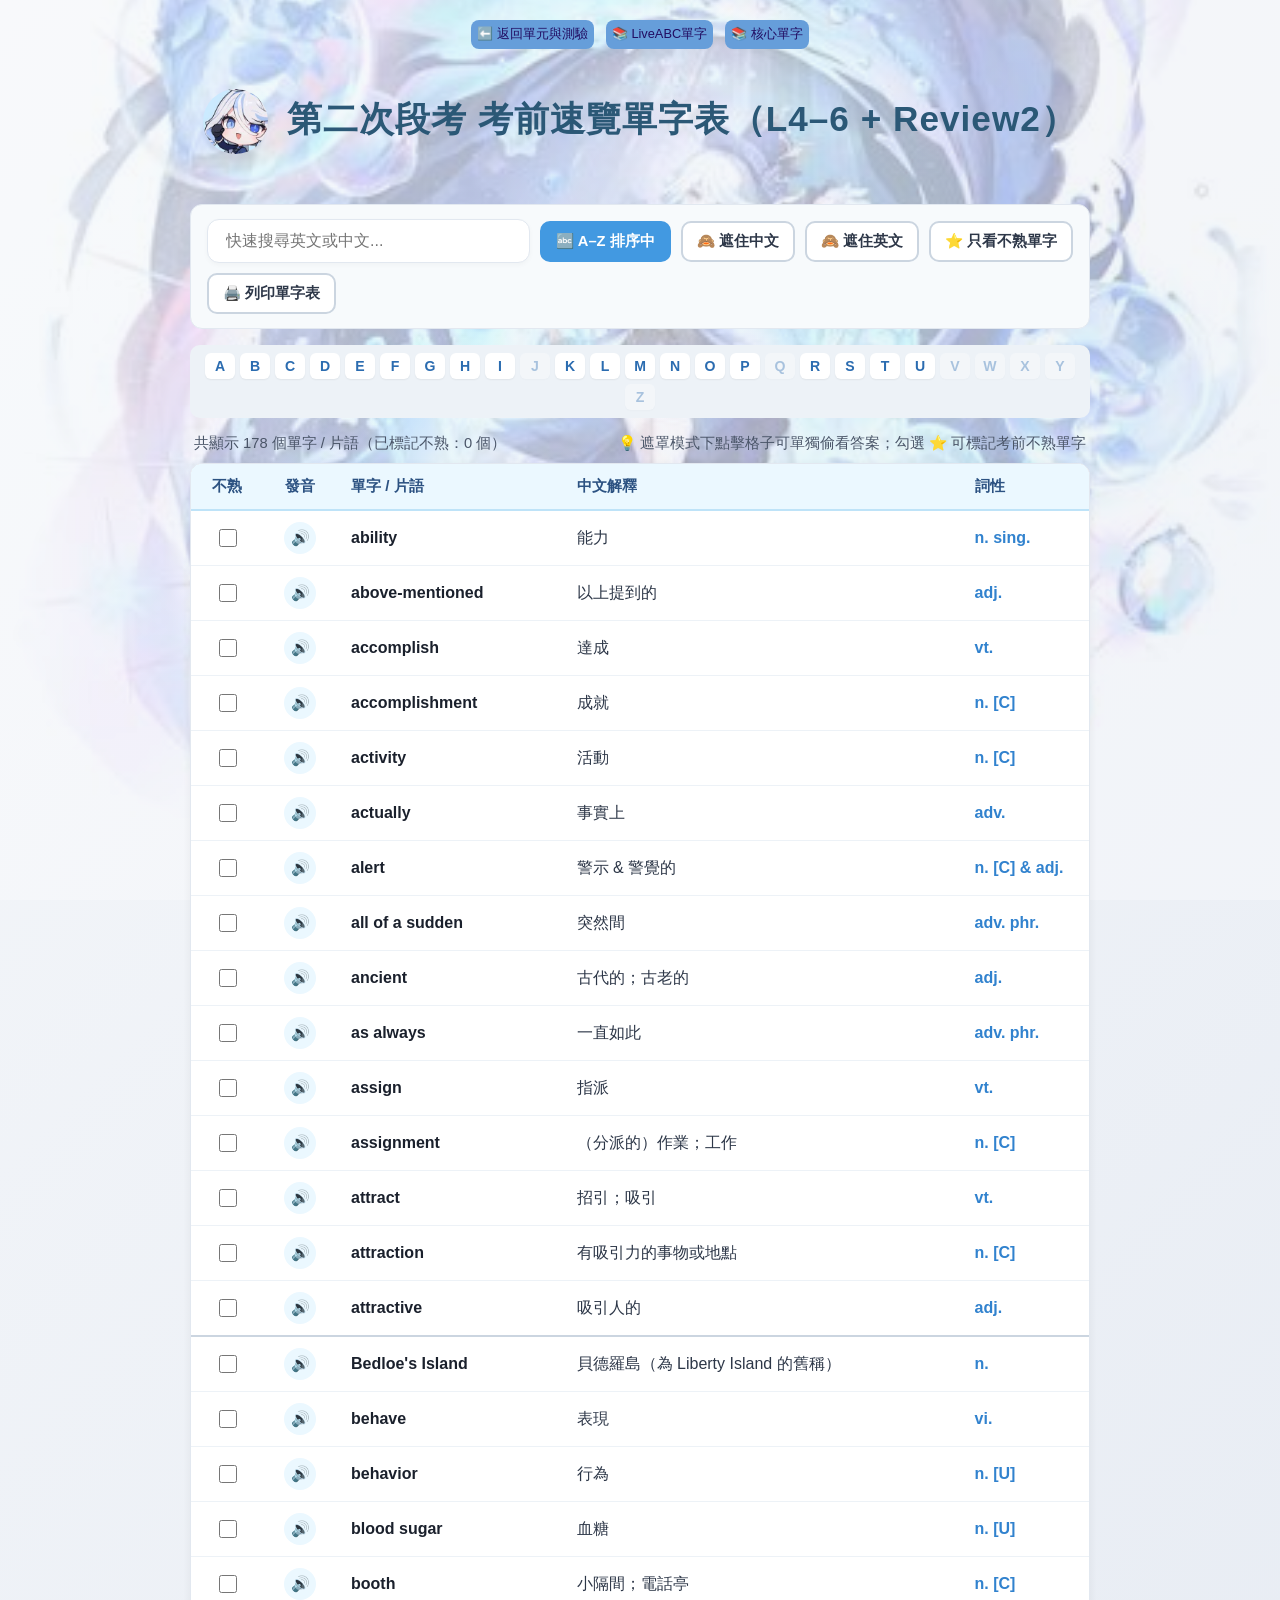
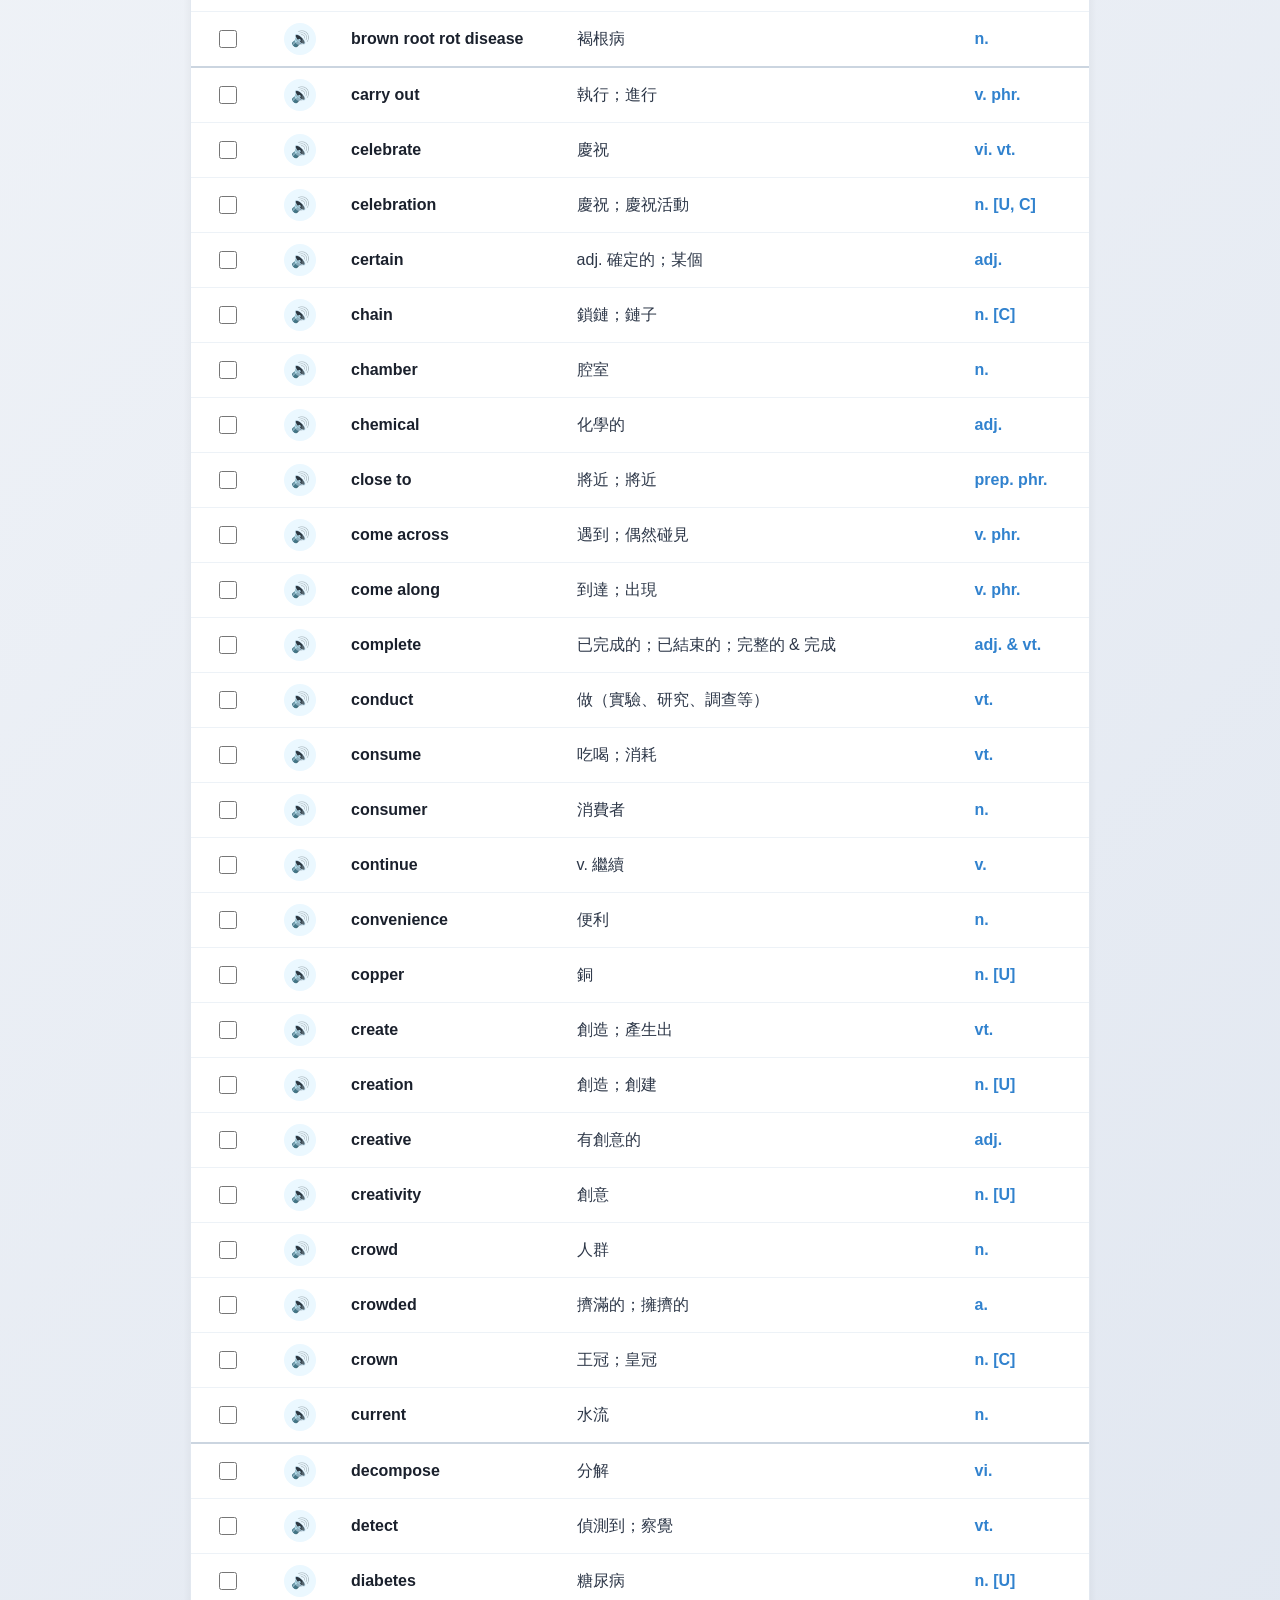
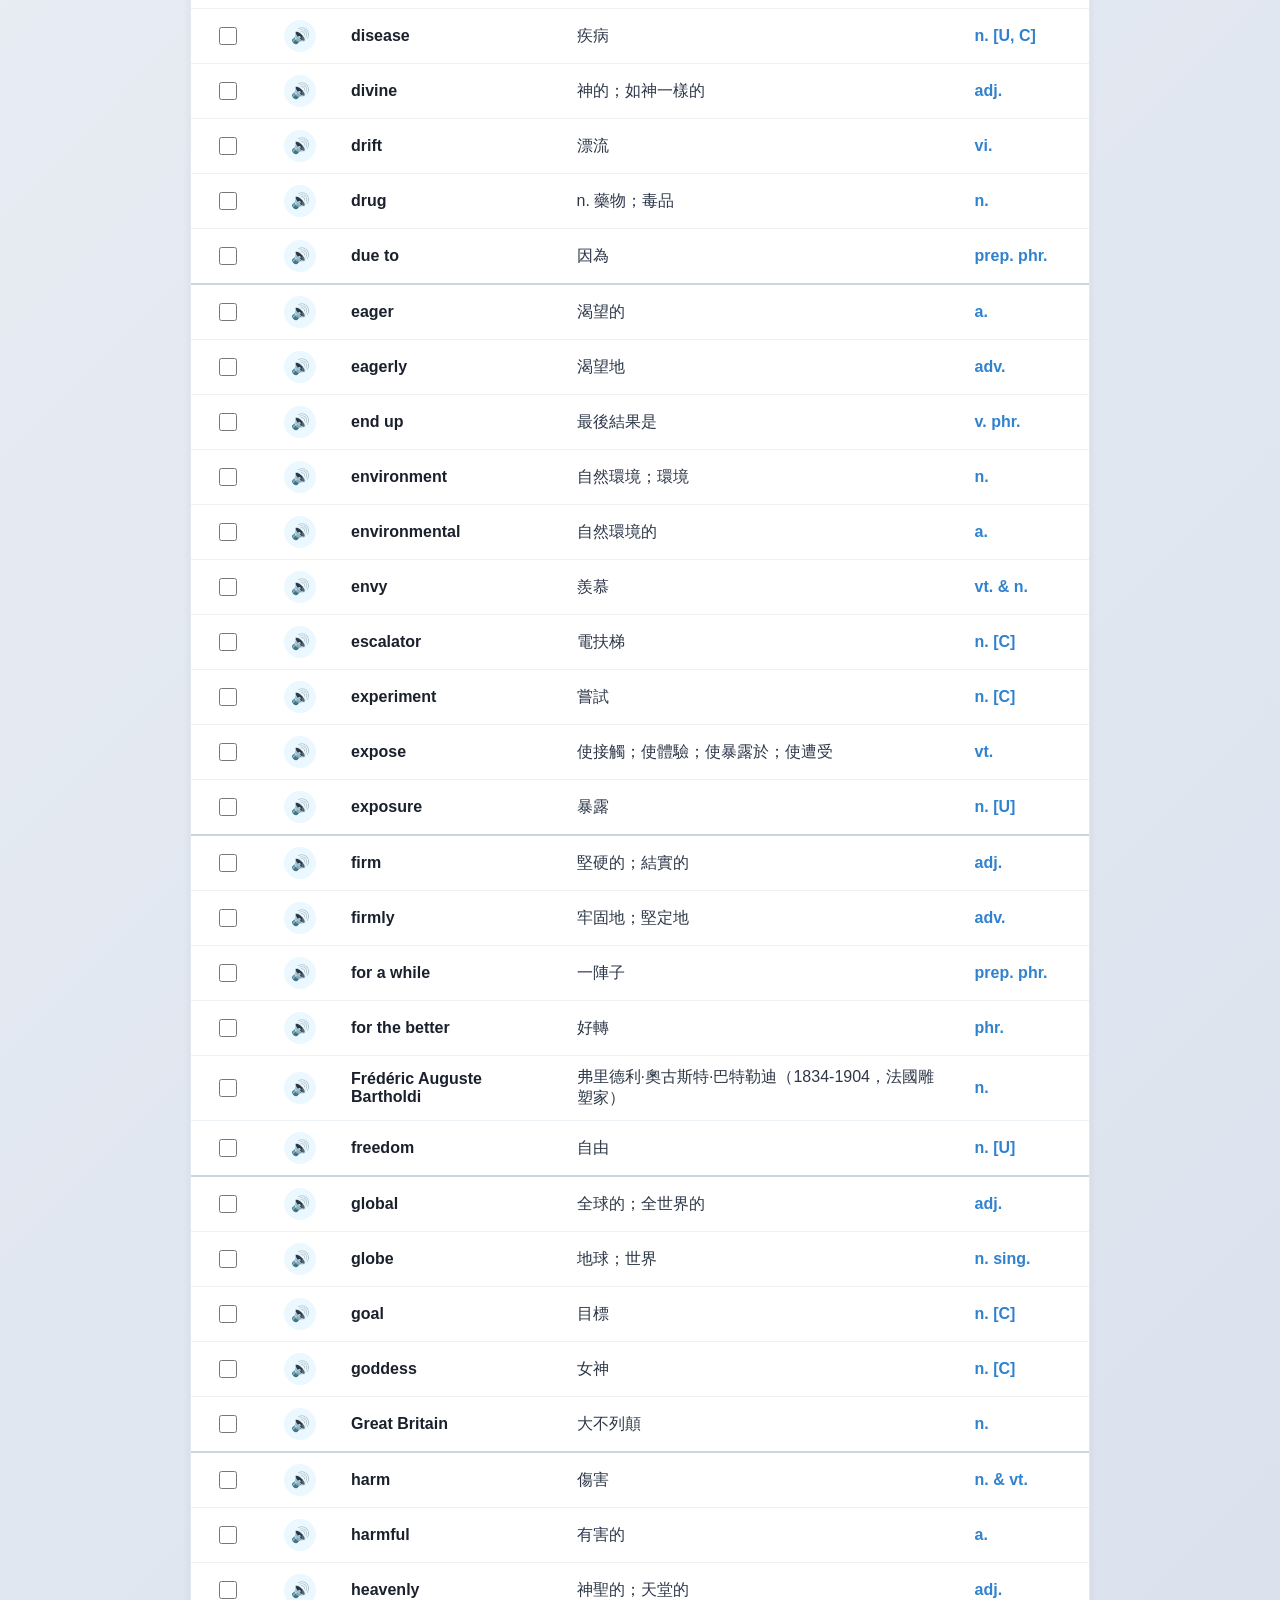
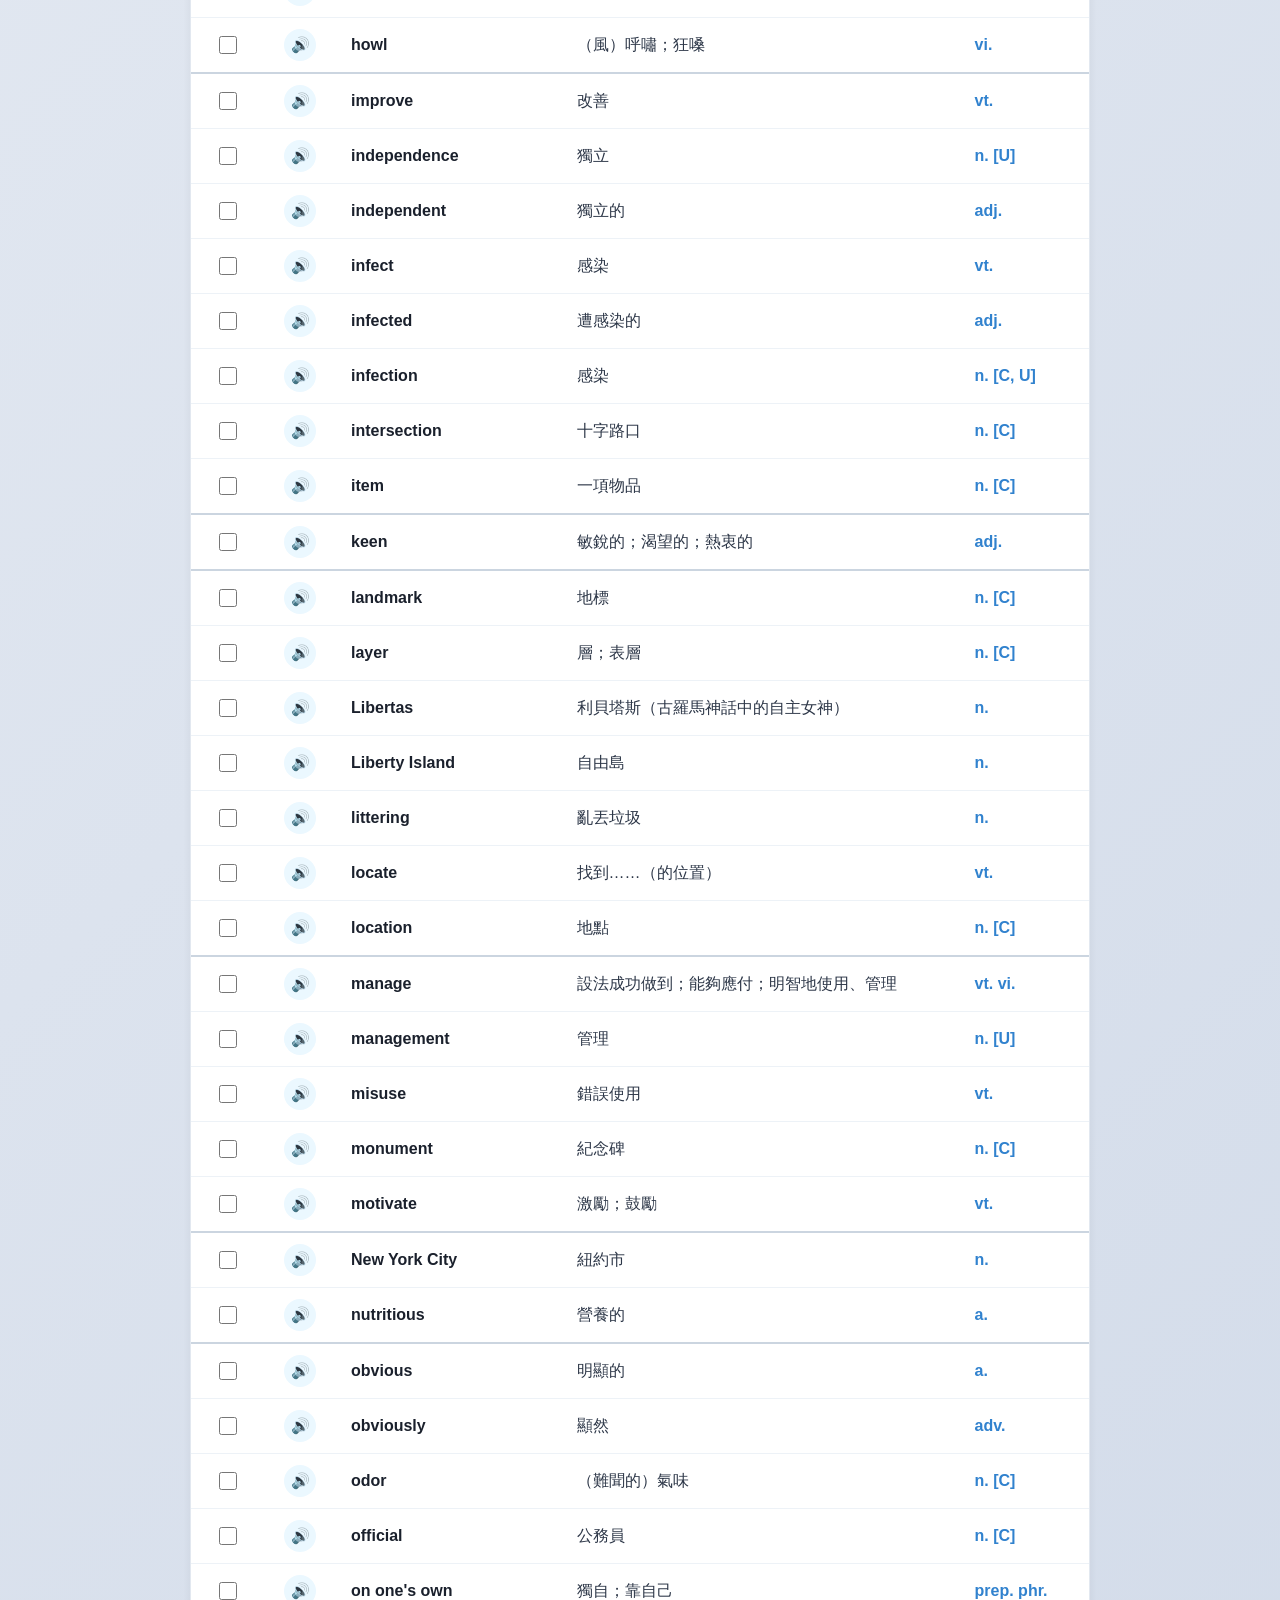
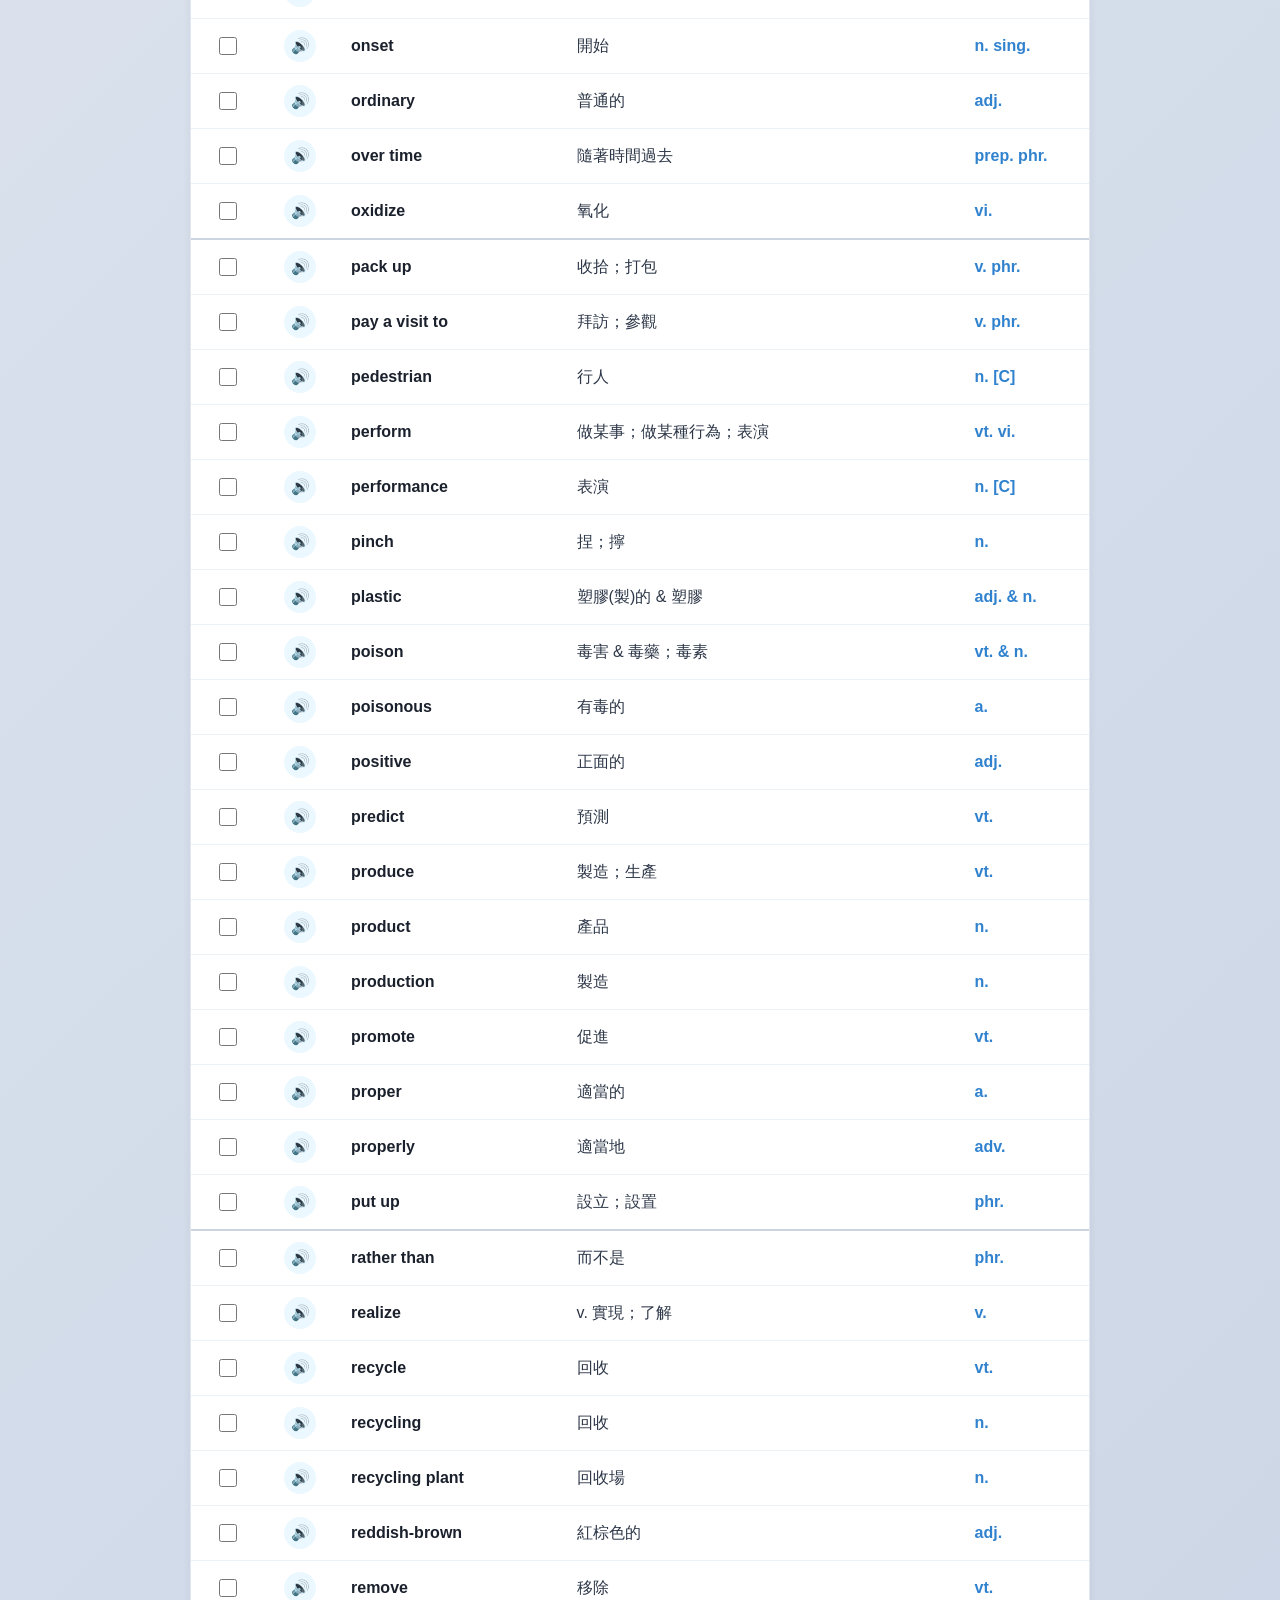
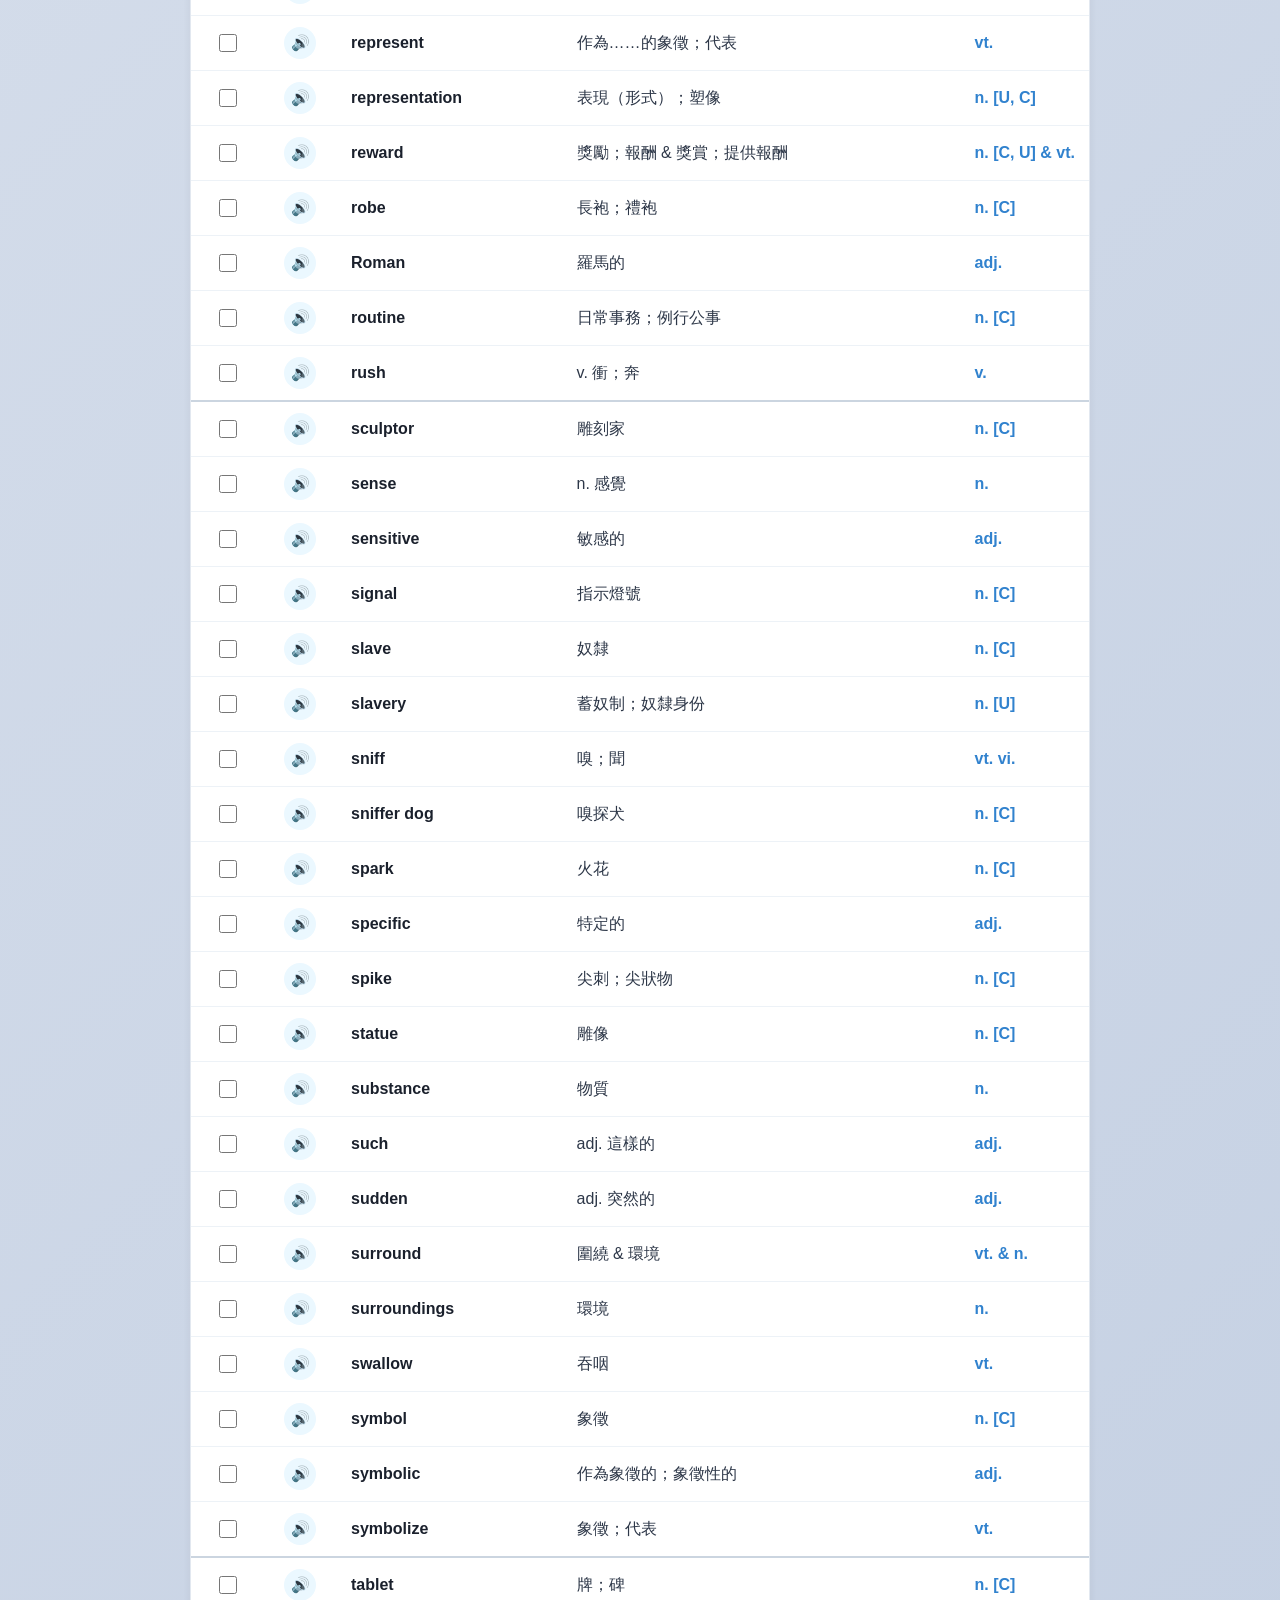
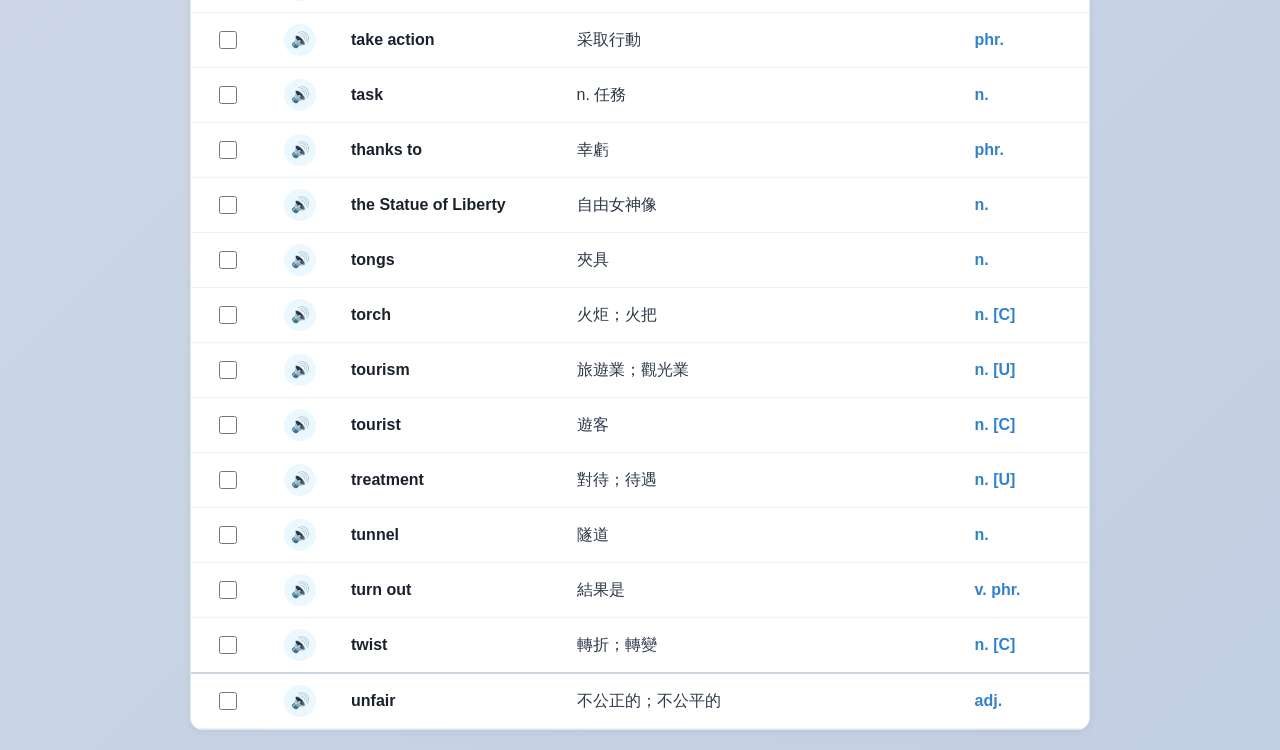
<file: index-TextBook-2-quick.html>
<!DOCTYPE html>
<html lang="zh-TW">
<head>
    <meta charset="UTF-8">
    <meta name="viewport" content="width=device-width, initial-scale=1.0">
    <title>高一上英文課本-第二次段考 考前速覽單字表（A-Z）</title>
    <link rel="stylesheet" href="style.css">
    <style>
        .toolbar {
            display: flex;
            flex-wrap: wrap;
            gap: 10px;
            align-items: center;
            background: #f7fafc;
            padding: 14px 16px;
            border-radius: 12px;
            margin-bottom: 16px;
            border: 1px solid #e2e8f0;
        }
        .toolbar .search-input {
            flex: 1;
            min-width: 200px;
            margin: 0;
        }
        .tool-btn {
            padding: 9px 14px;
            border: 2px solid #cbd5e0;
            border-radius: 10px;
            background: #ffffff;
            color: #2d3748;
            font-size: 0.92rem;
            font-weight: bold;
            cursor: pointer;
            transition: all 0.15s ease;
            white-space: nowrap;
        }
        .tool-btn:hover {
            border-color: #4299e1;
            background: #ebf8ff;
        }
        .tool-btn.active {
            background: #4299e1;
            border-color: #4299e1;
            color: #ffffff;
        }
        .tool-btn.warn.active {
            background: #ed8936;
            border-color: #ed8936;
            color: #ffffff;
        }
        .alpha-bar {
            display: flex;
            flex-wrap: wrap;
            gap: 5px;
            justify-content: center;
            margin-bottom: 16px;
            padding: 8px;
            background: #edf2f7;
            border-radius: 10px;
        }
        .alpha-btn {
            min-width: 30px;
            padding: 5px 8px;
            border: none;
            border-radius: 6px;
            background: #ffffff;
            color: #2b6cb0;
            font-weight: bold;
            font-size: 0.88rem;
            cursor: pointer;
            box-shadow: 0 1px 2px rgba(0,0,0,0.06);
        }
        .alpha-btn:hover {
            background: #3182ce;
            color: #ffffff;
        }
        .alpha-btn.disabled {
            opacity: 0.35;
            cursor: default;
            pointer-events: none;
        }
        .stats-bar {
            display: flex;
            flex-wrap: wrap;
            gap: 8px;
            justify-content: space-between;
            align-items: center;
            font-size: 0.92rem;
            color: #4a5568;
            margin-bottom: 10px;
            padding: 0 4px;
        }
        .quick-table-wrap {
            background: #ffffff;
            border-radius: 12px;
            box-shadow: 0 2px 8px rgba(0,0,0,0.06);
            overflow-x: auto;
            border: 1px solid #e2e8f0;
        }
        .quick-table {
            width: 100%;
            border-collapse: collapse;
            text-align: left;
        }
        .quick-table th {
            background: #ebf8ff;
            color: #2c5282;
            padding: 12px 14px;
            font-size: 0.95rem;
            border-bottom: 2px solid #bee3f8;
            position: sticky;
            top: 0;
            z-index: 2;
        }
        .quick-table td {
            padding: 11px 14px;
            border-bottom: 1px solid #edf2f7;
            vertical-align: middle;
            font-size: 1rem;
        }
        .quick-table tr:hover {
            background: #f7fafc;
        }
        .quick-table tr.alpha-anchor td {
            border-top: 2px solid #cbd5e0;
        }
        .col-check { width: 44px; text-align: center; }
        .col-speak { width: 46px; text-align: center; }
        .col-vocab { font-weight: bold; color: #1a202c; font-size: 1.08rem; }
        .col-pos { color: #3182ce; font-weight: 600; font-size: 0.9rem; white-space: nowrap; }
        .col-def { color: #2d3748; }

        /* 遮罩背誦模式 */
        .hide-en .col-vocab {
            color: transparent;
            background: #edf2f7;
            border-radius: 6px;
            user-select: none;
            cursor: pointer;
        }
        .hide-en .col-vocab.revealed {
            color: #1a202c;
            background: transparent;
        }
        .hide-zh .col-def {
            color: transparent;
            background: #edf2f7;
            border-radius: 6px;
            user-select: none;
            cursor: pointer;
        }
        .hide-zh .col-def.revealed {
            color: #2d3748;
            background: transparent;
        }
        .speak-mini-btn {
            border: none;
            background: #ebf8ff;
            color: #2b6cb0;
            border-radius: 50%;
            width: 32px;
            height: 32px;
            cursor: pointer;
            font-size: 0.95rem;
        }
        .speak-mini-btn:hover {
            background: #3182ce;
            color: #ffffff;
        }
        .star-check {
            width: 18px;
            height: 18px;
            cursor: pointer;
            accent-color: #ed8936;
        }
        @media print {
            .lesson-tabs, .toolbar, .alpha-bar, .col-speak { display: none !important; }
            .container { max-width: 100%; padding: 0; }
            .quick-table th, .quick-table td { padding: 6px 10px; font-size: 0.9rem; }
        }
    </style>
</head>
<body>
    <div class="container">
        <!-- 頂部導覽列（可一鍵切回測驗頁） -->
        <div class="lesson-tabs">
            <button class="lesson1-btn lesson0-btn" onclick="location.href='index-TextBook-2.html'">⬅️ 返回單元與測驗</button>
            <button class="lesson1-btn lesson0-btn" onclick="location.href='index-LiveABC_10_1.html'">📚 LiveABC單字</button>
            <button class="lesson1-btn lesson0-btn" onclick="location.href='index-7000-2.html'">📚 核心單字</button>
        </div>

        <header>
            <h1 id="page-title">
                <img src="logo3.gif" alt="icon" style="width: 65px; height: 65px; border-radius: 50%; vertical-align: middle; margin-right: 8px;">
                第二次段考 考前速覽單字表（L4–6 + Review2）
            </h1>
        </header>

        <!-- 控制工具列 -->
        <div class="toolbar">
            <input type="text" id="quickSearch" class="search-input" placeholder="快速搜尋英文或中文..." onkeyup="renderQuickList()">
            <button type="button" id="sortModeBtn" class="tool-btn active" onclick="toggleSortMode()">🔤 A–Z 排序中</button>
            <button type="button" id="hideZhBtn" class="tool-btn" onclick="toggleMask('zh')">🙈 遮住中文</button>
            <button type="button" id="hideEnBtn" class="tool-btn" onclick="toggleMask('en')">🙈 遮住英文</button>
            <button type="button" id="onlyStarBtn" class="tool-btn warn" onclick="toggleOnlyStar()">⭐ 只看不熟單字</button>
            <button type="button" class="tool-btn" onclick="window.print()">🖨️ 列印單字表</button>
        </div>

        <!-- A-Z 快速跳轉列 -->
        <div class="alpha-bar" id="alphaBar"></div>

        <!-- 數量統計 -->
        <div class="stats-bar">
            <span id="wordCountLabel">載入中...</span>
            <span>💡 遮罩模式下點擊格子可單獨偷看答案；勾選 ⭐ 可標記考前不熟單字</span>
        </div>

        <!-- 精簡無例句單字表格 -->
        <div class="quick-table-wrap">
            <table class="quick-table" id="quickTable">
                <thead>
                    <tr>
                        <th class="col-check">不熟</th>
                        <th class="col-speak">發音</th>
                        <th>單字 / 片語</th>
                        <th>中文解釋</th>
                        <th>詞性</th>
                    </tr>
                </thead>
                <tbody id="quickTableBody"></tbody>
            </table>
        </div>
    </div>

    <!-- 直接沿用原本的資料檔，完全不用改動 -->
    <script src="WordsData/book1_test2.js"></script>

    <script>
        const STORAGE_KEY = 'book1_test2_unfamiliar_words';
        let isSortedABC = true;
        let hideZh = false;
        let hideEn = false;
        let onlyStar = false;

        function getStarredSet() {
            try {
                const raw = localStorage.getItem(STORAGE_KEY);
                return new Set(raw ? JSON.parse(raw) : []);
            } catch (e) {
                return new Set();
            }
        }

        function saveStarredSet(set) {
            try {
                localStorage.setItem(STORAGE_KEY, JSON.stringify([...set]));
            } catch (e) {}
        }

        function toggleStar(vocab, checkbox) {
            const set = getStarredSet();
            if (checkbox.checked) {
                set.add(vocab);
            } else {
                set.delete(vocab);
            }
            saveStarredSet(set);
            if (onlyStar) {
                renderQuickList();
            } else {
                updateStatsText(document.querySelectorAll('#quickTableBody tr[data-row="1"]').length, set.size);
            }
        }

        // 取得並整理資料（自動合併重複的 disease，保留資料較完整的那筆）
        function getRawWords() {
            const source = typeof allData !== 'undefined' ? allData : [];
            const seen = new Map();
            source.forEach(item => {
                const key = (item.vocab || '').trim().toLowerCase();
                if (!seen.has(key)) {
                    seen.set(key, item);
                } else {
                    const existing = seen.get(key);
                    if ((item.extension || '').length > (existing.extension || '').length) {
                        seen.set(key, item);
                    }
                }
            });
            return Array.from(seen.values());
        }

        function normalizeFirstLetter(vocab) {
            const clean = (vocab || '').normalize('NFD').replace(/[\u0300-\u036f]/g, '').trim();
            return clean ? clean[0].toUpperCase() : '#';
        }

        function sortABC(list) {
            return [...list].sort((a, b) => {
                const na = (a.vocab || '').normalize('NFD').replace(/[\u0300-\u036f]/g, '').toLowerCase();
                const nb = (b.vocab || '').normalize('NFD').replace(/[\u0300-\u036f]/g, '').toLowerCase();
                return na.localeCompare(nb);
            });
        }

        function speakWord(text) {
            if (!('speechSynthesis' in window)) return;
            window.speechSynthesis.cancel();
            const utter = new SpeechSynthesisUtterance(text.replace(/\.\.\./g, ' '));
            utter.lang = 'en-US';
            utter.rate = 0.95;
            window.speechSynthesis.speak(utter);
        }

        function toggleSortMode() {
            isSortedABC = !isSortedABC;
            const btn = document.getElementById('sortModeBtn');
            btn.classList.toggle('active', isSortedABC);
            btn.textContent = isSortedABC ? '🔤 A–Z 排序中' : '📖 原課本順序';
            renderQuickList();
        }

        function toggleMask(type) {
            const table = document.getElementById('quickTable');
            if (type === 'zh') {
                hideZh = !hideZh;
                document.getElementById('hideZhBtn').classList.toggle('active', hideZh);
                table.classList.toggle('hide-zh', hideZh);
            } else {
                hideEn = !hideEn;
                document.getElementById('hideEnBtn').classList.toggle('active', hideEn);
                table.classList.toggle('hide-en', hideEn);
            }
            document.querySelectorAll('.revealed').forEach(el => el.classList.remove('revealed'));
        }

        function toggleOnlyStar() {
            onlyStar = !onlyStar;
            document.getElementById('onlyStarBtn').classList.toggle('active', onlyStar);
            renderQuickList();
        }

        function jumpToLetter(letter) {
            if (!isSortedABC) {
                toggleSortMode();
            }
            const target = document.getElementById(`letter-${letter}`);
            if (target) {
                target.scrollIntoView({ behavior: 'smooth', block: 'center' });
            }
        }

        function renderAlphaBar(availableLetters) {
            const bar = document.getElementById('alphaBar');
            const letters = 'ABCDEFGHIJKLMNOPQRSTUVWXYZ'.split('');
            bar.innerHTML = letters.map(ch => {
                const hasWord = availableLetters.has(ch);
                return `<button type="button" class="alpha-btn ${hasWord ? '' : 'disabled'}" onclick="jumpToLetter('${ch}')">${ch}</button>`;
            }).join('');
        }

        function updateStatsText(count, starCount) {
            document.getElementById('wordCountLabel').textContent = `共顯示 ${count} 個單字 / 片語（已標記不熟：${starCount} 個）`;
        }

        function renderQuickList() {
            const keyword = (document.getElementById('quickSearch').value || '').trim().toLowerCase();
            const starredSet = getStarredSet();
            let list = getRawWords();

            if (isSortedABC) {
                list = sortABC(list);
            }

            if (onlyStar) {
                list = list.filter(item => starredSet.has(item.vocab));
            }

            if (keyword) {
                list = list.filter(item =>
                    (item.vocab || '').toLowerCase().includes(keyword) ||
                    (item.pos || '').toLowerCase().includes(keyword) ||
                    (item.definition || '').toLowerCase().includes(keyword)
                );
            }

            const availableLetters = new Set();
            list.forEach(item => availableLetters.add(normalizeFirstLetter(item.vocab)));
            renderAlphaBar(availableLetters);

            const tbody = document.getElementById('quickTableBody');
            let lastLetter = '';

            if (list.length === 0) {
                tbody.innerHTML = `<tr><td colspan="5" style="text-align:center; padding: 30px; color: #718096;">沒有符合條件的單字</td></tr>`;
                updateStatsText(0, starredSet.size);
                return;
            }

            tbody.innerHTML = list.map(item => {
                const letter = normalizeFirstLetter(item.vocab);
                let anchorAttr = '';
                let rowClass = '';
                if (isSortedABC && letter !== lastLetter) {
                    anchorAttr = `id="letter-${letter}"`;
                    rowClass = 'alpha-anchor';
                    lastLetter = letter;
                }

                const isStarred = starredSet.has(item.vocab);
                const safeVocabAttr = (item.vocab || '').replace(/'/g, "\\'");

                return `
                    <tr data-row="1" ${anchorAttr} class="${rowClass}">
                        <td class="col-check">
                            <input type="checkbox" class="star-check" ${isStarred ? 'checked' : ''} onchange="toggleStar('${safeVocabAttr}', this)" title="標記為不熟單字">
                        </td>
                        <td class="col-speak">
                            <button type="button" class="speak-mini-btn" onclick="speakWord('${safeVocabAttr}')" title="聆聽發音">🔊</button>
                        </td>
                        <td class="col-vocab" onclick="this.classList.toggle('revealed')">${item.vocab || ''}</td>
                        <td class="col-def" onclick="this.classList.toggle('revealed')">${item.definition || ''}</td>
                        <td class="col-pos">${item.pos || ''}</td>
                    </tr>
                `;
            }).join('');

            updateStatsText(list.length, starredSet.size);
        }

        window.onload = renderQuickList;
    </script>
</body>
</html>
</file>
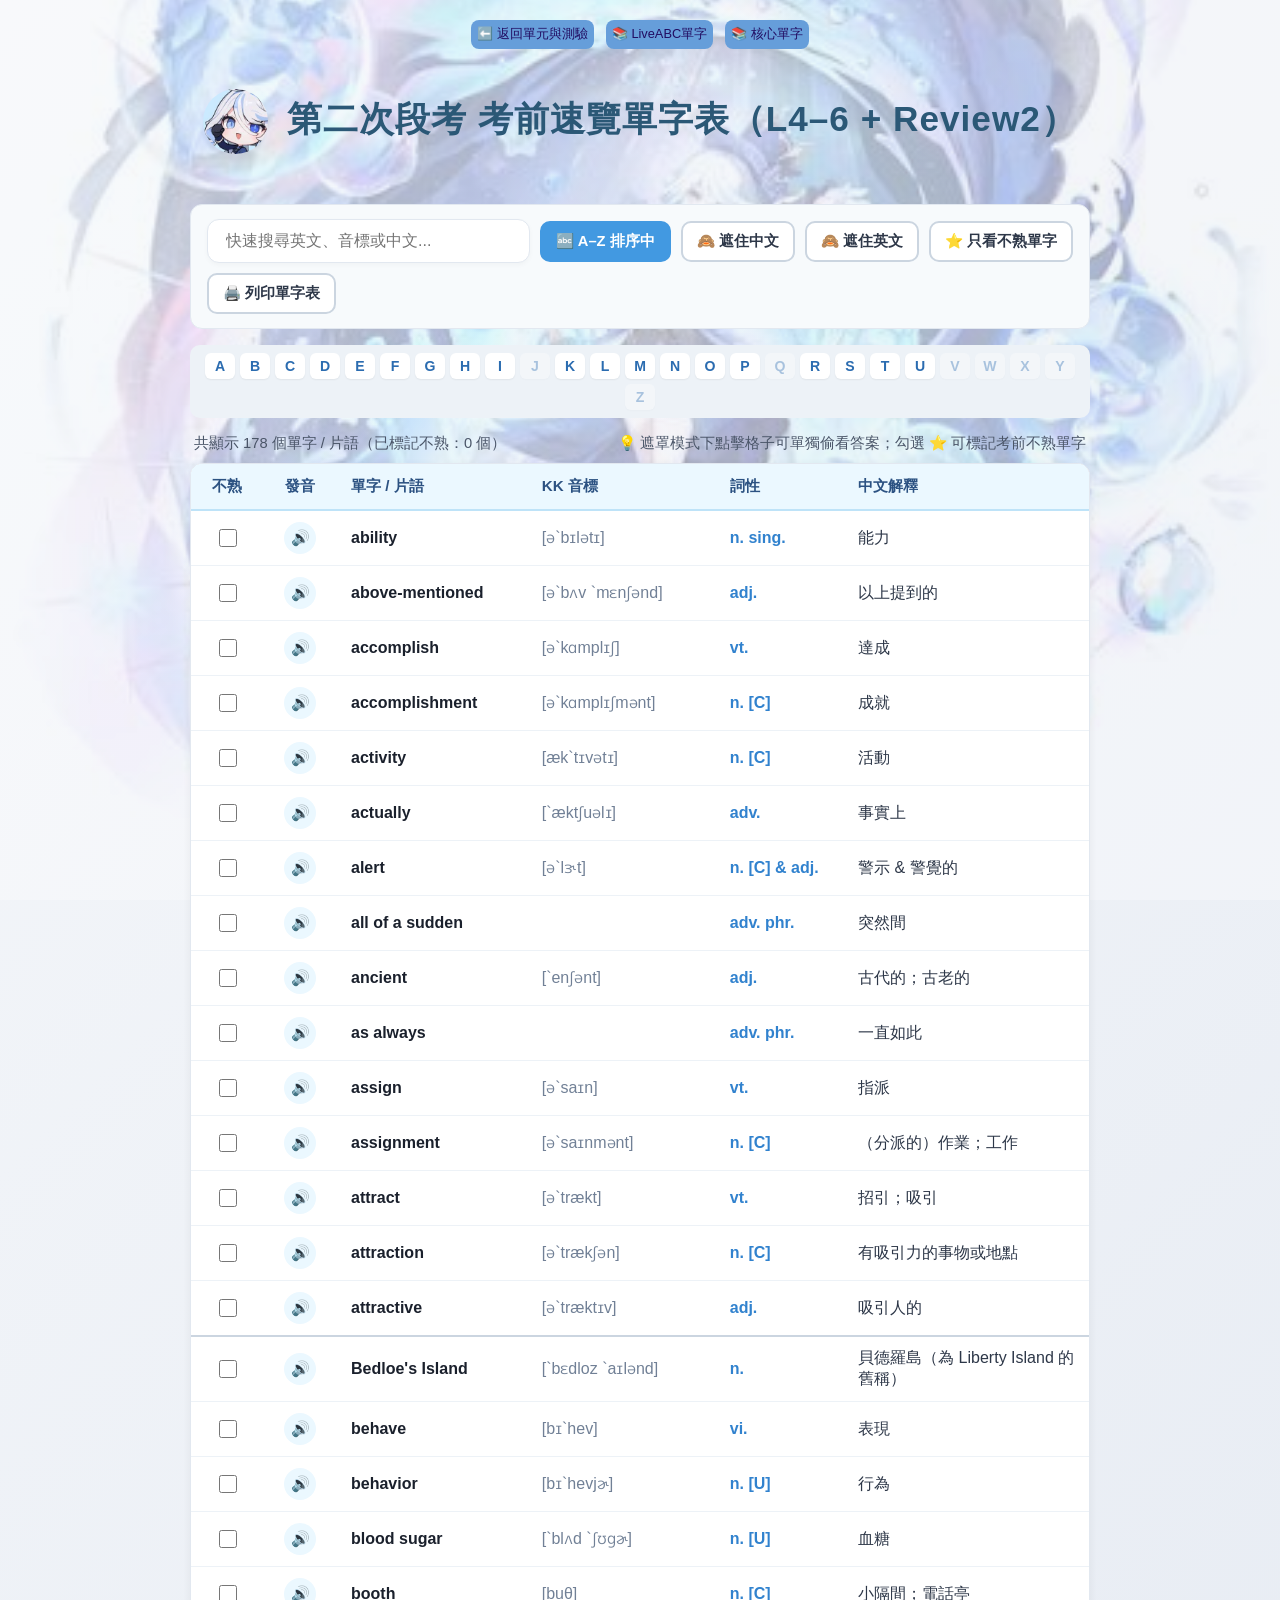
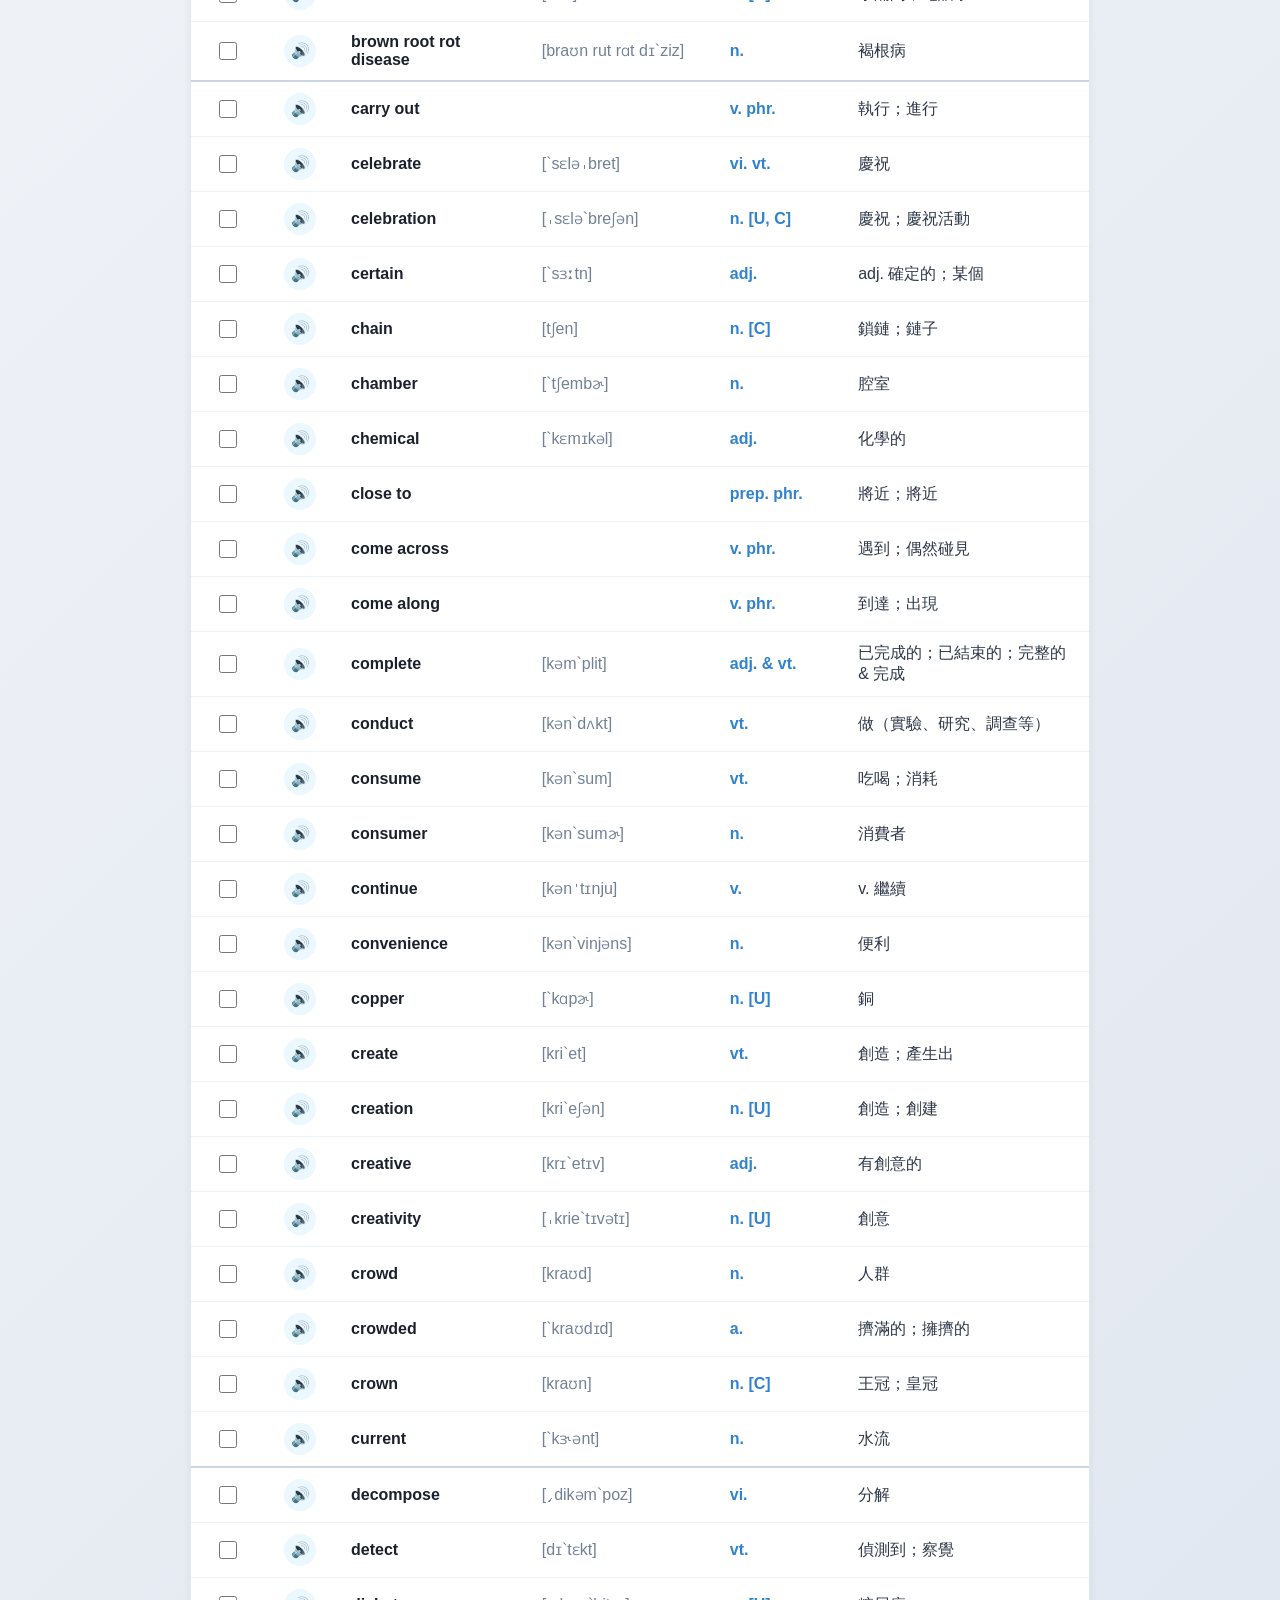
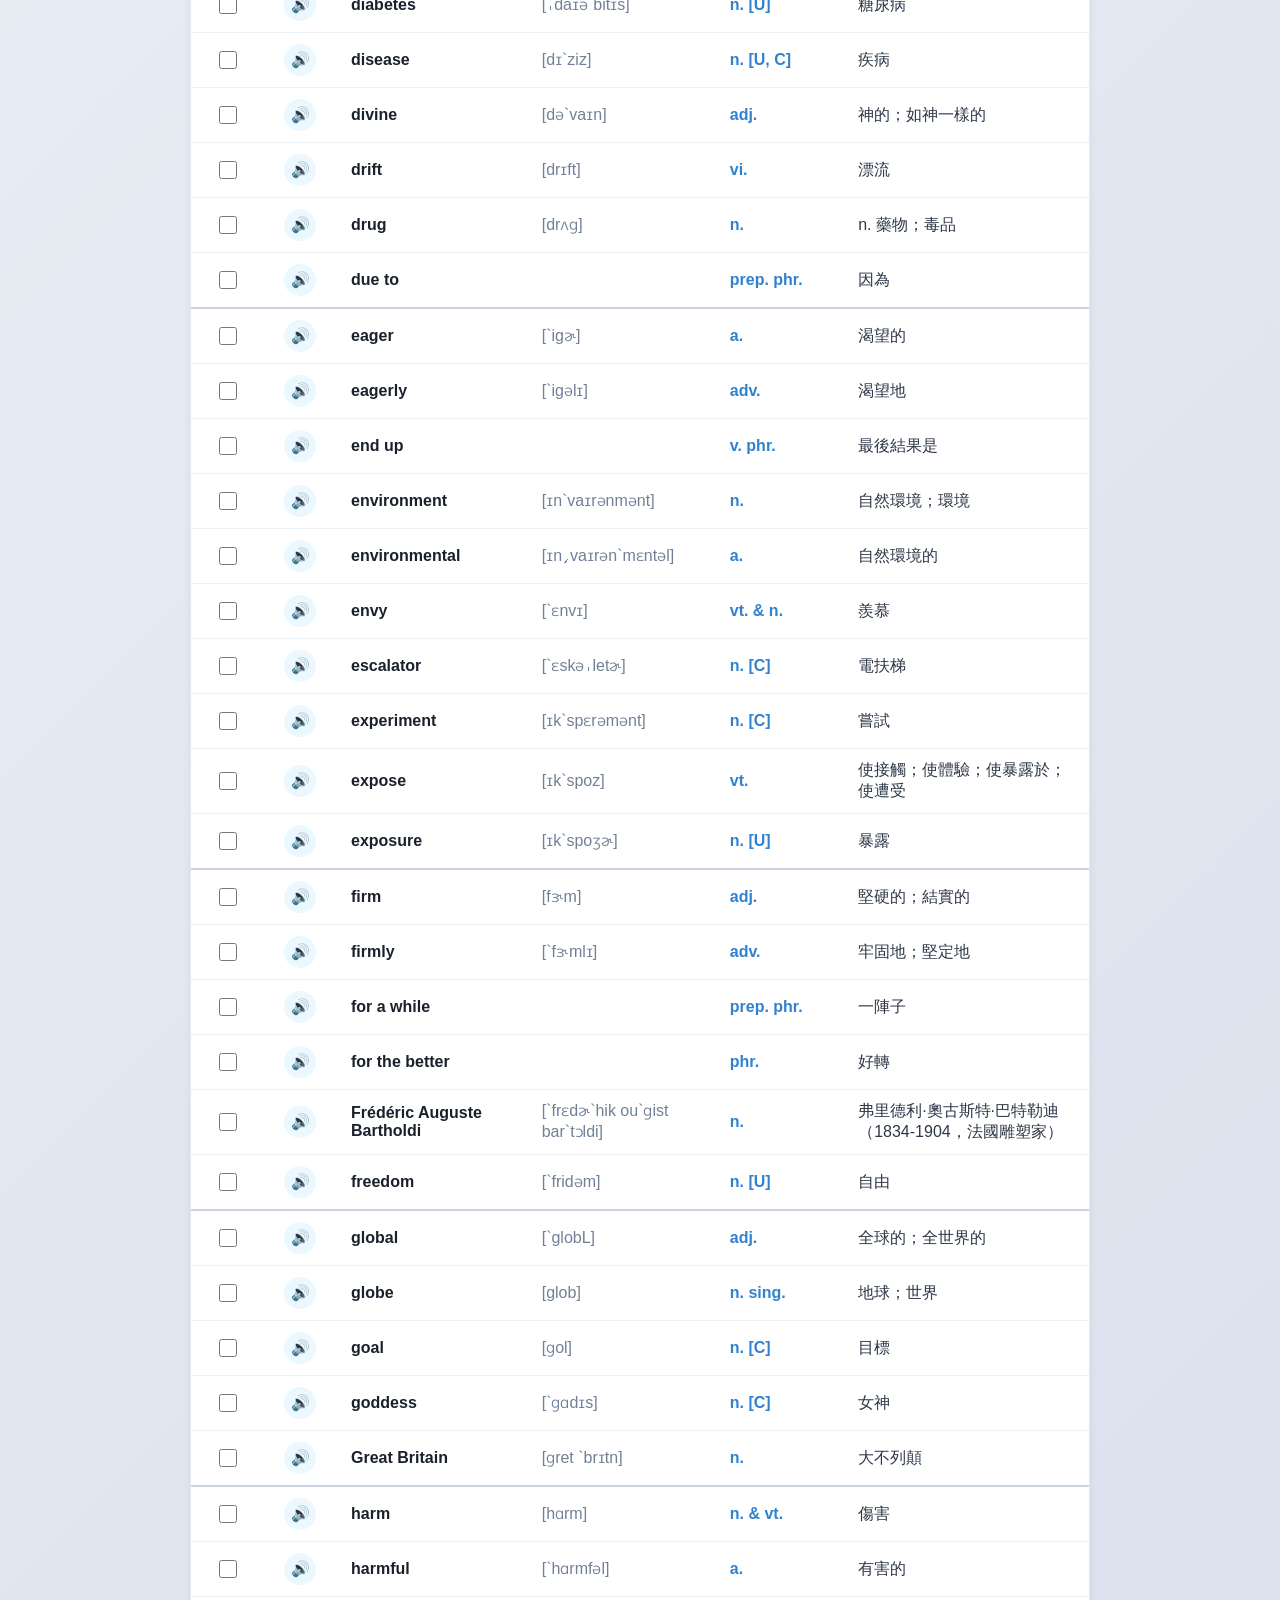
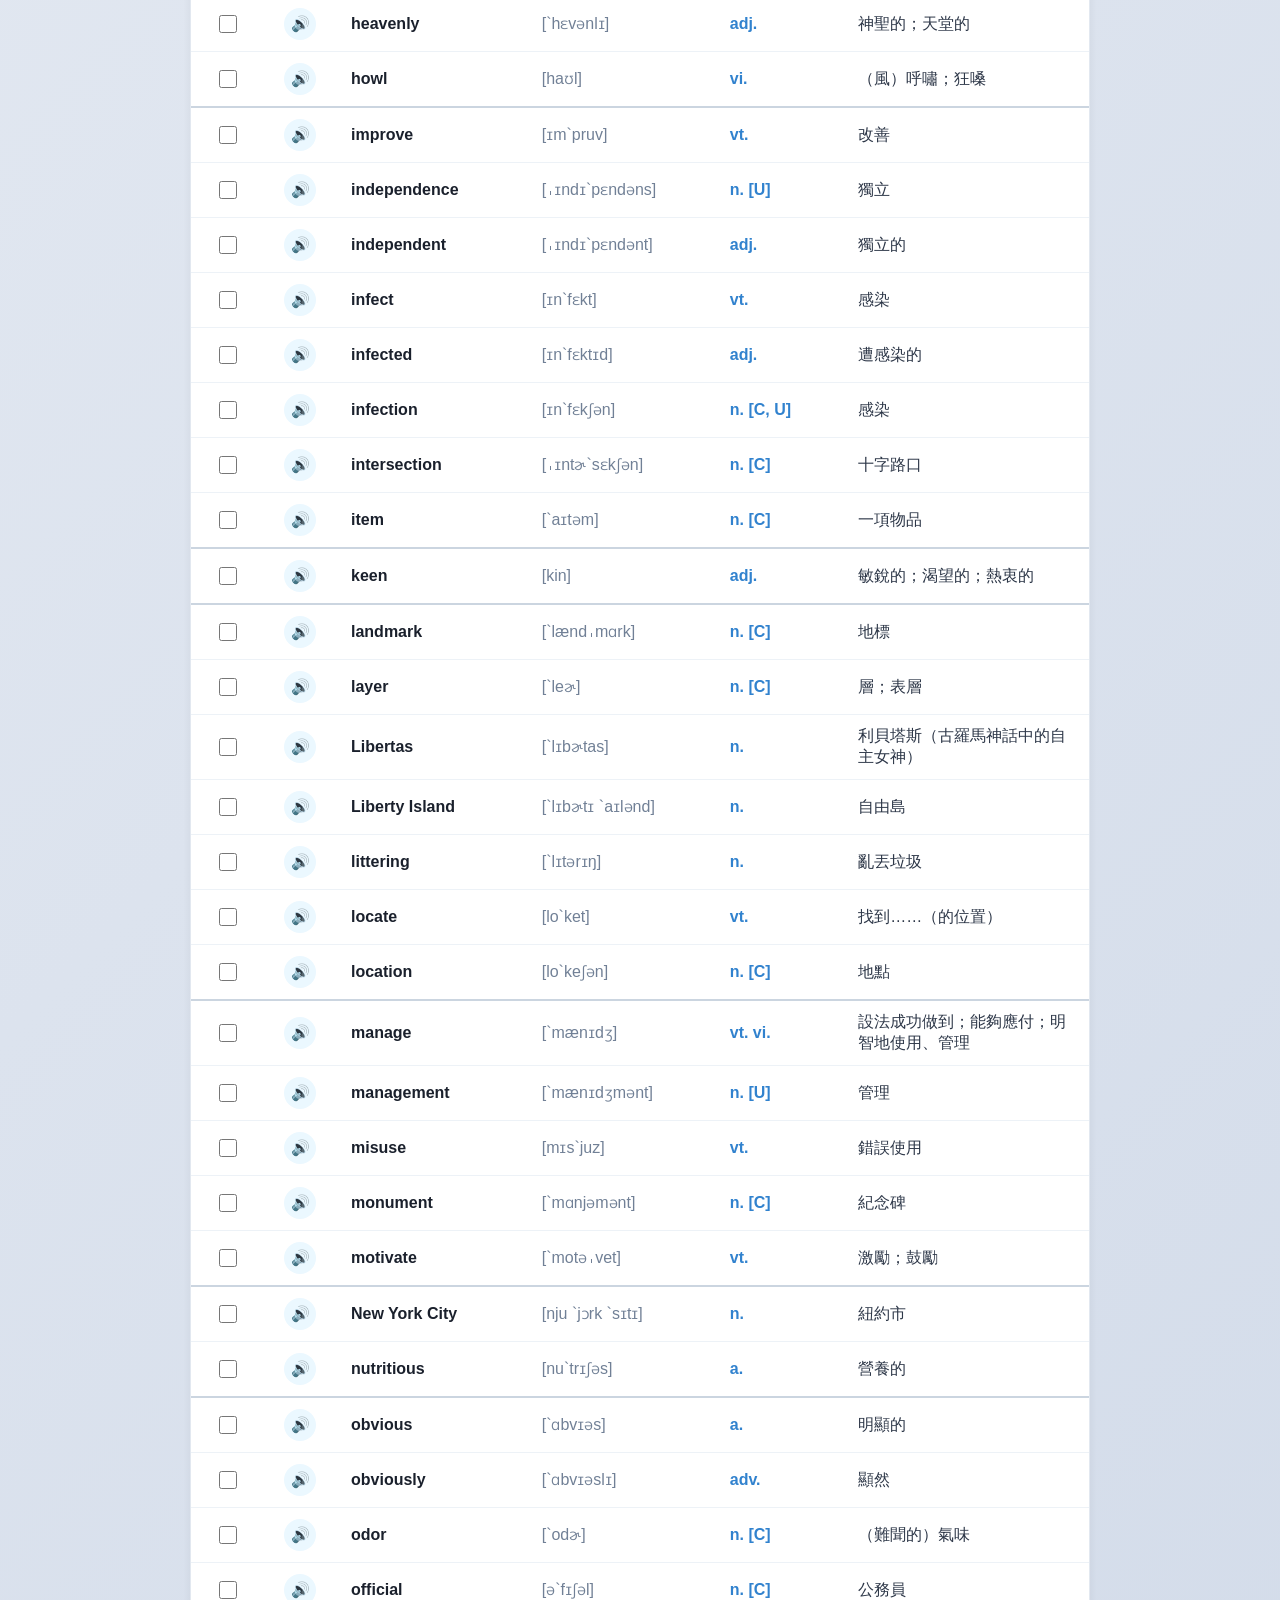
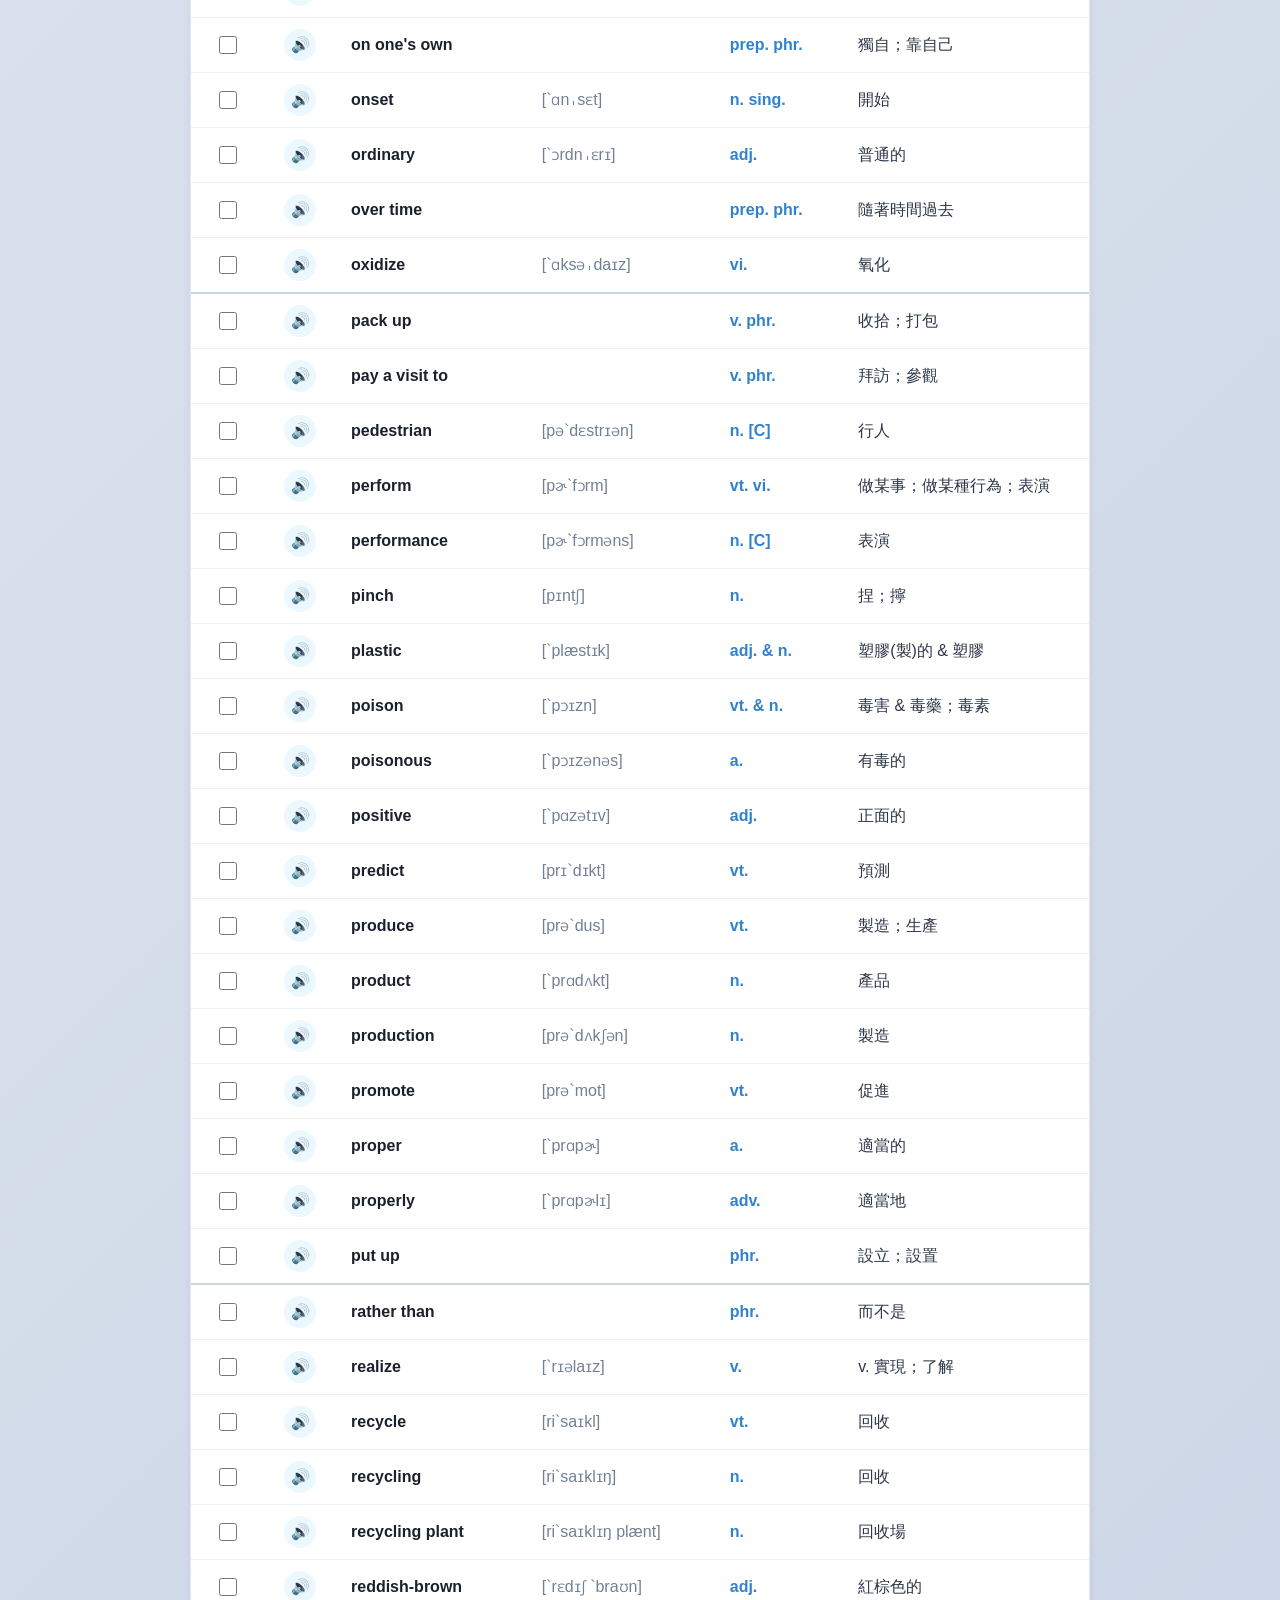
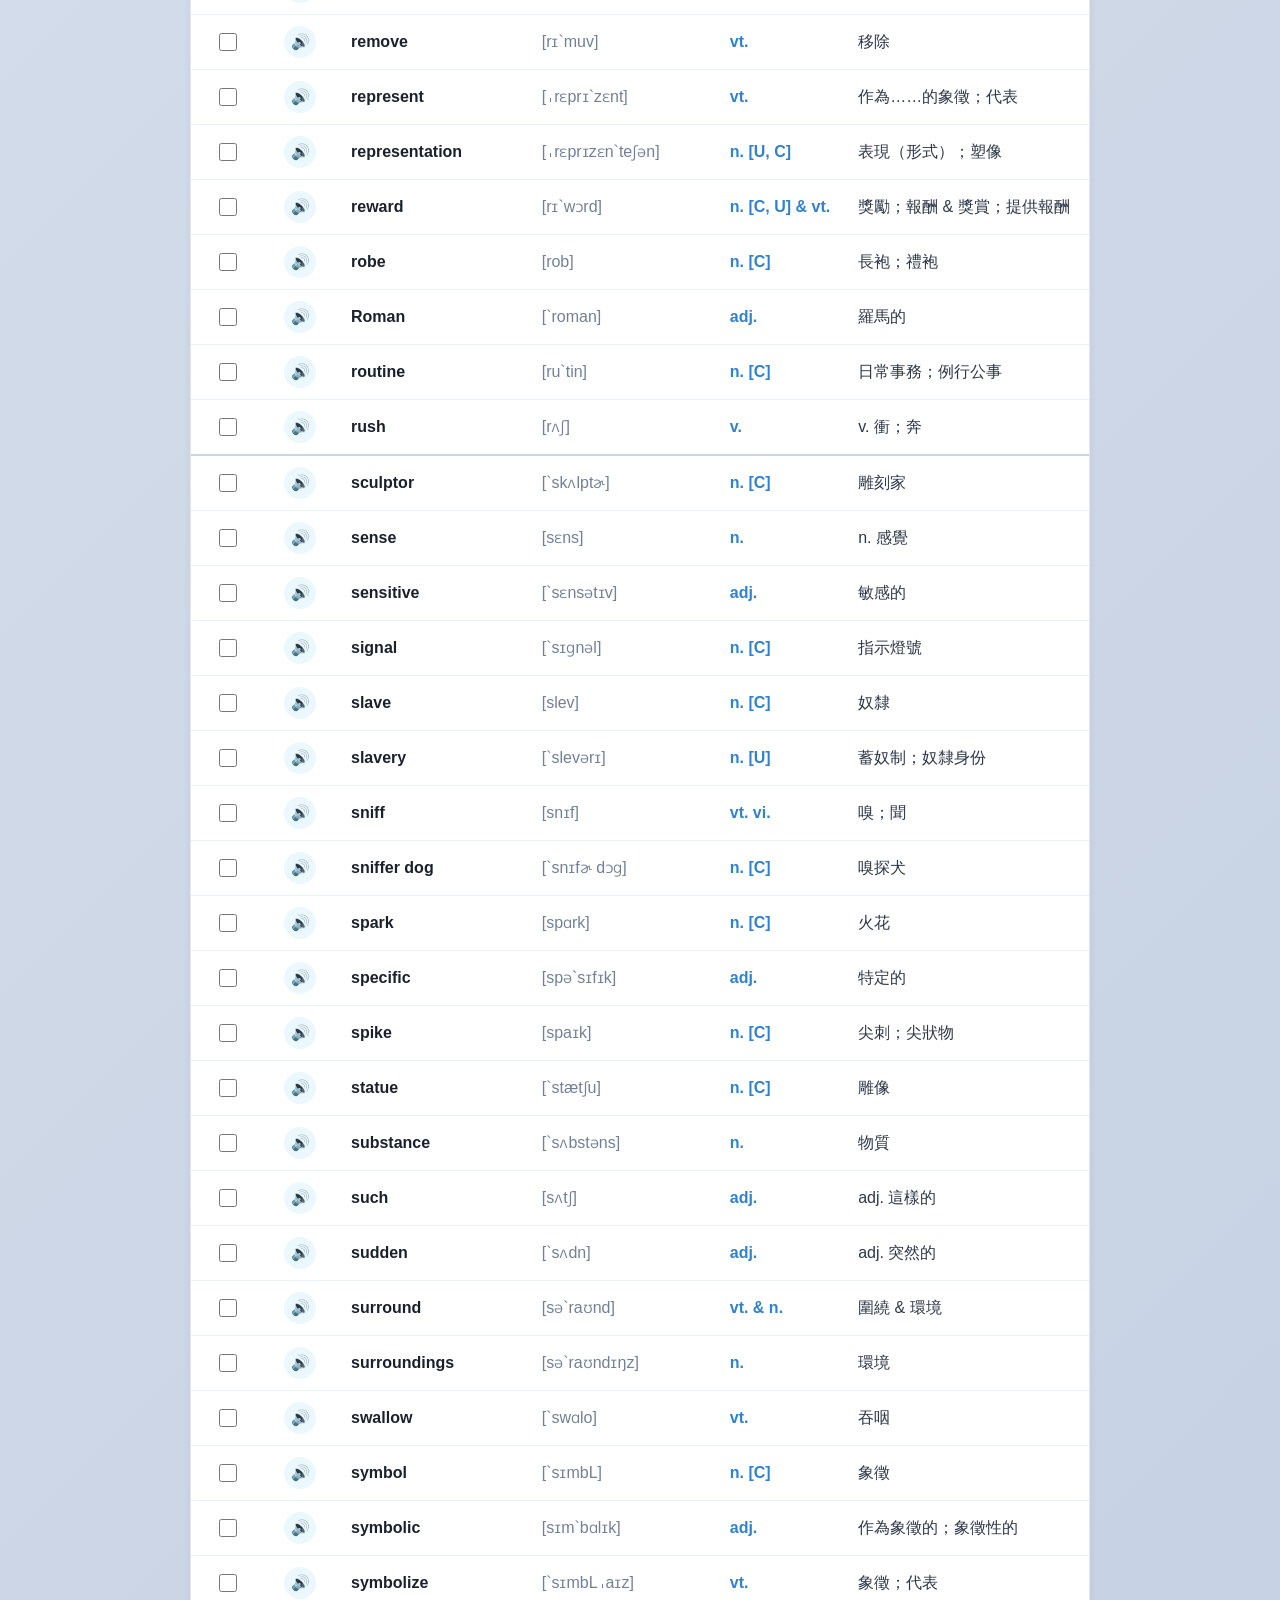
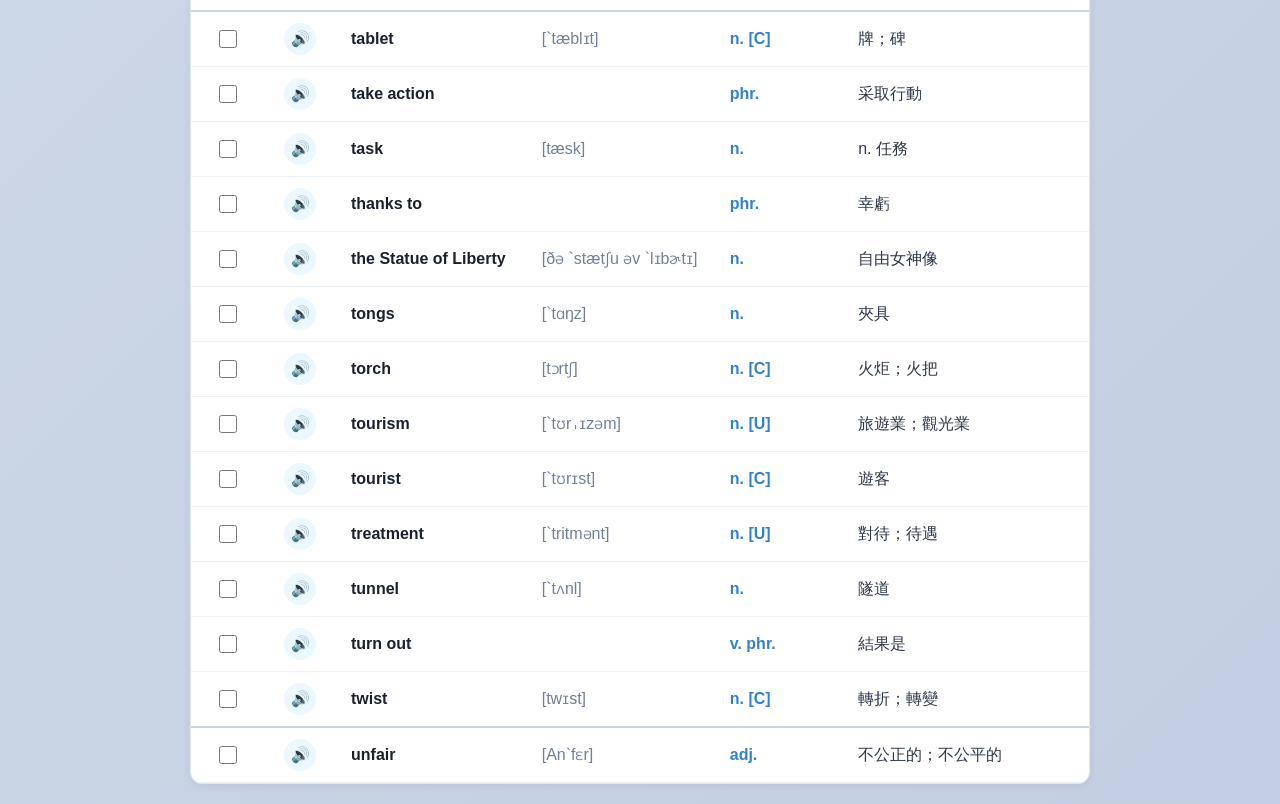
<file: index-TextBook-2-quick0.html>
<!DOCTYPE html>
<html lang="zh-TW">
<head>
    <meta charset="UTF-8">
    <meta name="viewport" content="width=device-width, initial-scale=1.0">
    <title>高一上英文課本-第二次段考 考前速覽單字表（A-Z）</title>
    <link rel="stylesheet" href="style.css">
    <style>
        .toolbar {
            display: flex;
            flex-wrap: wrap;
            gap: 10px;
            align-items: center;
            background: #f7fafc;
            padding: 14px 16px;
            border-radius: 12px;
            margin-bottom: 16px;
            border: 1px solid #e2e8f0;
        }
        .toolbar .search-input {
            flex: 1;
            min-width: 200px;
            margin: 0;
        }
        .tool-btn {
            padding: 9px 14px;
            border: 2px solid #cbd5e0;
            border-radius: 10px;
            background: #ffffff;
            color: #2d3748;
            font-size: 0.92rem;
            font-weight: bold;
            cursor: pointer;
            transition: all 0.15s ease;
            white-space: nowrap;
        }
        .tool-btn:hover {
            border-color: #4299e1;
            background: #ebf8ff;
        }
        .tool-btn.active {
            background: #4299e1;
            border-color: #4299e1;
            color: #ffffff;
        }
        .tool-btn.warn.active {
            background: #ed8936;
            border-color: #ed8936;
            color: #ffffff;
        }
        .alpha-bar {
            display: flex;
            flex-wrap: wrap;
            gap: 5px;
            justify-content: center;
            margin-bottom: 16px;
            padding: 8px;
            background: #edf2f7;
            border-radius: 10px;
        }
        .alpha-btn {
            min-width: 30px;
            padding: 5px 8px;
            border: none;
            border-radius: 6px;
            background: #ffffff;
            color: #2b6cb0;
            font-weight: bold;
            font-size: 0.88rem;
            cursor: pointer;
            box-shadow: 0 1px 2px rgba(0,0,0,0.06);
        }
        .alpha-btn:hover {
            background: #3182ce;
            color: #ffffff;
        }
        .alpha-btn.disabled {
            opacity: 0.35;
            cursor: default;
            pointer-events: none;
        }
        .stats-bar {
            display: flex;
            flex-wrap: wrap;
            gap: 8px;
            justify-content: space-between;
            align-items: center;
            font-size: 0.92rem;
            color: #4a5568;
            margin-bottom: 10px;
            padding: 0 4px;
        }
        .quick-table-wrap {
            background: #ffffff;
            border-radius: 12px;
            box-shadow: 0 2px 8px rgba(0,0,0,0.06);
            overflow-x: auto;
            border: 1px solid #e2e8f0;
        }
        .quick-table {
            width: 100%;
            border-collapse: collapse;
            text-align: left;
        }
        .quick-table th {
            background: #ebf8ff;
            color: #2c5282;
            padding: 12px 14px;
            font-size: 0.95rem;
            border-bottom: 2px solid #bee3f8;
            position: sticky;
            top: 0;
            z-index: 2;
        }
        .quick-table td {
            padding: 11px 14px;
            border-bottom: 1px solid #edf2f7;
            vertical-align: middle;
            font-size: 1rem;
        }
        .quick-table tr:hover {
            background: #f7fafc;
        }
        .quick-table tr.alpha-anchor td {
            border-top: 2px solid #cbd5e0;
        }
        .col-check { width: 44px; text-align: center; }
        .col-speak { width: 46px; text-align: center; }
        .col-vocab { font-weight: bold; color: #1a202c; font-size: 1.08rem; }
        .col-kk { color: #718096; font-family: "Lucida Sans Unicode", "Arial Unicode MS", sans-serif; font-size: 0.92rem; }
        .col-pos { color: #3182ce; font-weight: 600; font-size: 0.9rem; white-space: nowrap; }
        .col-def { color: #2d3748; }

        /* 遮罩背誦模式 */
        .hide-en .col-vocab {
            color: transparent;
            background: #edf2f7;
            border-radius: 6px;
            user-select: none;
            cursor: pointer;
        }
        .hide-en .col-vocab.revealed {
            color: #1a202c;
            background: transparent;
        }
        .hide-zh .col-def {
            color: transparent;
            background: #edf2f7;
            border-radius: 6px;
            user-select: none;
            cursor: pointer;
        }
        .hide-zh .col-def.revealed {
            color: #2d3748;
            background: transparent;
        }
        .speak-mini-btn {
            border: none;
            background: #ebf8ff;
            color: #2b6cb0;
            border-radius: 50%;
            width: 32px;
            height: 32px;
            cursor: pointer;
            font-size: 0.95rem;
        }
        .speak-mini-btn:hover {
            background: #3182ce;
            color: #ffffff;
        }
        .star-check {
            width: 18px;
            height: 18px;
            cursor: pointer;
            accent-color: #ed8936;
        }
        @media print {
            .lesson-tabs, .toolbar, .alpha-bar, .col-speak { display: none !important; }
            .container { max-width: 100%; padding: 0; }
            .quick-table th, .quick-table td { padding: 6px 10px; font-size: 0.9rem; }
        }
    </style>
</head>
<body>
    <div class="container">
        <!-- 頂部導覽列（可一鍵切回測驗頁） -->
        <div class="lesson-tabs">
            <button class="lesson1-btn lesson0-btn" onclick="location.href='index-TextBook-2.html'">⬅️ 返回單元與測驗</button>
            <button class="lesson1-btn lesson0-btn" onclick="location.href='index-LiveABC_10_1.html'">📚 LiveABC單字</button>
            <button class="lesson1-btn lesson0-btn" onclick="location.href='index-7000-2.html'">📚 核心單字</button>
        </div>

        <header>
            <h1 id="page-title">
                <img src="logo3.gif" alt="icon" style="width: 65px; height: 65px; border-radius: 50%; vertical-align: middle; margin-right: 8px;">
                第二次段考 考前速覽單字表（L4–6 + Review2）
            </h1>
        </header>

        <!-- 控制工具列 -->
        <div class="toolbar">
            <input type="text" id="quickSearch" class="search-input" placeholder="快速搜尋英文、音標或中文..." onkeyup="renderQuickList()">
            <button type="button" id="sortModeBtn" class="tool-btn active" onclick="toggleSortMode()">🔤 A–Z 排序中</button>
            <button type="button" id="hideZhBtn" class="tool-btn" onclick="toggleMask('zh')">🙈 遮住中文</button>
            <button type="button" id="hideEnBtn" class="tool-btn" onclick="toggleMask('en')">🙈 遮住英文</button>
            <button type="button" id="onlyStarBtn" class="tool-btn warn" onclick="toggleOnlyStar()">⭐ 只看不熟單字</button>
            <button type="button" class="tool-btn" onclick="window.print()">🖨️ 列印單字表</button>
        </div>

        <!-- A-Z 快速跳轉列 -->
        <div class="alpha-bar" id="alphaBar"></div>

        <!-- 數量統計 -->
        <div class="stats-bar">
            <span id="wordCountLabel">載入中...</span>
            <span>💡 遮罩模式下點擊格子可單獨偷看答案；勾選 ⭐ 可標記考前不熟單字</span>
        </div>

        <!-- 精簡無例句單字表格 -->
        <div class="quick-table-wrap">
            <table class="quick-table" id="quickTable">
                <thead>
                    <tr>
                        <th class="col-check">不熟</th>
                        <th class="col-speak">發音</th>
                        <th>單字 / 片語</th>
                        <th>KK 音標</th>
                        <th>詞性</th>
                        <th>中文解釋</th>
                    </tr>
                </thead>
                <tbody id="quickTableBody"></tbody>
            </table>
        </div>
    </div>

    <!-- 直接沿用原本的資料檔，完全不用改動 -->
    <script src="WordsData/book1_test2.js"></script>

    <script>
        const STORAGE_KEY = 'book1_test2_unfamiliar_words';
        let isSortedABC = true;
        let hideZh = false;
        let hideEn = false;
        let onlyStar = false;

        function getStarredSet() {
            try {
                const raw = localStorage.getItem(STORAGE_KEY);
                return new Set(raw ? JSON.parse(raw) : []);
            } catch (e) {
                return new Set();
            }
        }

        function saveStarredSet(set) {
            try {
                localStorage.setItem(STORAGE_KEY, JSON.stringify([...set]));
            } catch (e) {}
        }

        function toggleStar(vocab, checkbox) {
            const set = getStarredSet();
            if (checkbox.checked) {
                set.add(vocab);
            } else {
                set.delete(vocab);
            }
            saveStarredSet(set);
            if (onlyStar) {
                renderQuickList();
            } else {
                updateStatsText(document.querySelectorAll('#quickTableBody tr[data-row="1"]').length, set.size);
            }
        }

        // 取得並整理資料（自動合併重複的 disease，保留資料較完整的那筆）
        function getRawWords() {
            const source = typeof allData !== 'undefined' ? allData : [];
            const seen = new Map();
            source.forEach(item => {
                const key = (item.vocab || '').trim().toLowerCase();
                if (!seen.has(key)) {
                    seen.set(key, item);
                } else {
                    const existing = seen.get(key);
                    if ((item.extension || '').length > (existing.extension || '').length) {
                        seen.set(key, item);
                    }
                }
            });
            return Array.from(seen.values());
        }

        function normalizeFirstLetter(vocab) {
            const clean = (vocab || '').normalize('NFD').replace(/[\u0300-\u036f]/g, '').trim();
            return clean ? clean[0].toUpperCase() : '#';
        }

        function sortABC(list) {
            return [...list].sort((a, b) => {
                const na = (a.vocab || '').normalize('NFD').replace(/[\u0300-\u036f]/g, '').toLowerCase();
                const nb = (b.vocab || '').normalize('NFD').replace(/[\u0300-\u036f]/g, '').toLowerCase();
                return na.localeCompare(nb);
            });
        }

        function speakWord(text) {
            if (!('speechSynthesis' in window)) return;
            window.speechSynthesis.cancel();
            const utter = new SpeechSynthesisUtterance(text.replace(/\.\.\./g, ' '));
            utter.lang = 'en-US';
            utter.rate = 0.95;
            window.speechSynthesis.speak(utter);
        }

        function toggleSortMode() {
            isSortedABC = !isSortedABC;
            const btn = document.getElementById('sortModeBtn');
            btn.classList.toggle('active', isSortedABC);
            btn.textContent = isSortedABC ? '🔤 A–Z 排序中' : '📖 原課本順序';
            renderQuickList();
        }

        function toggleMask(type) {
            const table = document.getElementById('quickTable');
            if (type === 'zh') {
                hideZh = !hideZh;
                document.getElementById('hideZhBtn').classList.toggle('active', hideZh);
                table.classList.toggle('hide-zh', hideZh);
            } else {
                hideEn = !hideEn;
                document.getElementById('hideEnBtn').classList.toggle('active', hideEn);
                table.classList.toggle('hide-en', hideEn);
            }
            document.querySelectorAll('.revealed').forEach(el => el.classList.remove('revealed'));
        }

        function toggleOnlyStar() {
            onlyStar = !onlyStar;
            document.getElementById('onlyStarBtn').classList.toggle('active', onlyStar);
            renderQuickList();
        }

        function jumpToLetter(letter) {
            if (!isSortedABC) {
                toggleSortMode();
            }
            const target = document.getElementById(`letter-${letter}`);
            if (target) {
                target.scrollIntoView({ behavior: 'smooth', block: 'center' });
            }
        }

        function renderAlphaBar(availableLetters) {
            const bar = document.getElementById('alphaBar');
            const letters = 'ABCDEFGHIJKLMNOPQRSTUVWXYZ'.split('');
            bar.innerHTML = letters.map(ch => {
                const hasWord = availableLetters.has(ch);
                return `<button type="button" class="alpha-btn ${hasWord ? '' : 'disabled'}" onclick="jumpToLetter('${ch}')">${ch}</button>`;
            }).join('');
        }

        function updateStatsText(count, starCount) {
            document.getElementById('wordCountLabel').textContent = `共顯示 ${count} 個單字 / 片語（已標記不熟：${starCount} 個）`;
        }

        function renderQuickList() {
            const keyword = (document.getElementById('quickSearch').value || '').trim().toLowerCase();
            const starredSet = getStarredSet();
            let list = getRawWords();

            if (isSortedABC) {
                list = sortABC(list);
            }

            if (onlyStar) {
                list = list.filter(item => starredSet.has(item.vocab));
            }

            if (keyword) {
                list = list.filter(item =>
                    (item.vocab || '').toLowerCase().includes(keyword) ||
                    (item.kk || '').toLowerCase().includes(keyword) ||
                    (item.pos || '').toLowerCase().includes(keyword) ||
                    (item.definition || '').toLowerCase().includes(keyword)
                );
            }

            const availableLetters = new Set();
            list.forEach(item => availableLetters.add(normalizeFirstLetter(item.vocab)));
            renderAlphaBar(availableLetters);

            const tbody = document.getElementById('quickTableBody');
            let lastLetter = '';

            if (list.length === 0) {
                tbody.innerHTML = `<tr><td colspan="6" style="text-align:center; padding: 30px; color: #718096;">沒有符合條件的單字</td></tr>`;
                updateStatsText(0, starredSet.size);
                return;
            }

            tbody.innerHTML = list.map(item => {
                const letter = normalizeFirstLetter(item.vocab);
                let anchorAttr = '';
                let rowClass = '';
                if (isSortedABC && letter !== lastLetter) {
                    anchorAttr = `id="letter-${letter}"`;
                    rowClass = 'alpha-anchor';
                    lastLetter = letter;
                }

                const isStarred = starredSet.has(item.vocab);
                const safeVocabAttr = (item.vocab || '').replace(/'/g, "\\'");

                return `
                    <tr data-row="1" ${anchorAttr} class="${rowClass}">
                        <td class="col-check">
                            <input type="checkbox" class="star-check" ${isStarred ? 'checked' : ''} onchange="toggleStar('${safeVocabAttr}', this)" title="標記為不熟單字">
                        </td>
                        <td class="col-speak">
                            <button type="button" class="speak-mini-btn" onclick="speakWord('${safeVocabAttr}')" title="聆聽發音">🔊</button>
                        </td>
                        <td class="col-vocab" onclick="this.classList.toggle('revealed')">${item.vocab || ''}</td>
                        <td class="col-kk">${item.kk || ''}</td>
                        <td class="col-pos">${item.pos || ''}</td>
                        <td class="col-def" onclick="this.classList.toggle('revealed')">${item.definition || ''}</td>
                    </tr>
                `;
            }).join('');

            updateStatsText(list.length, starredSet.size);
        }

        window.onload = renderQuickList;
    </script>
</body>
</html>
</file>
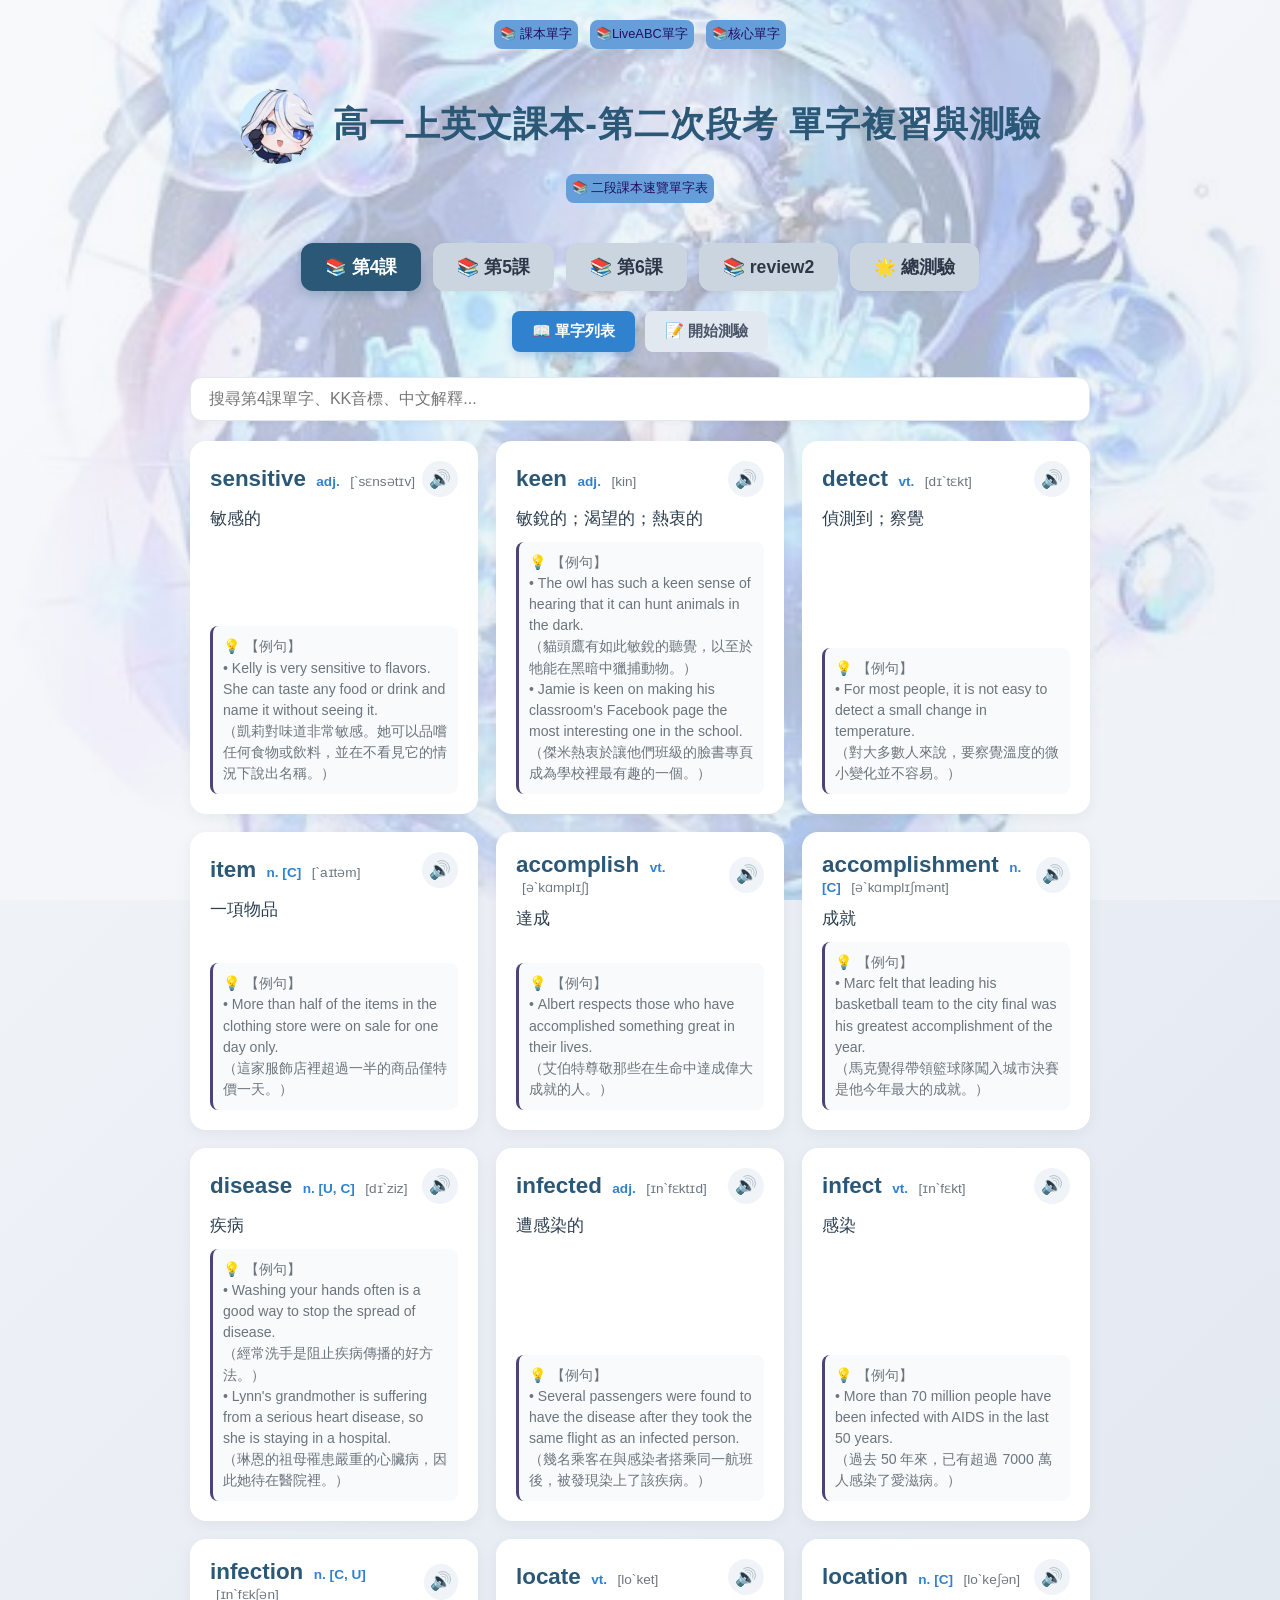
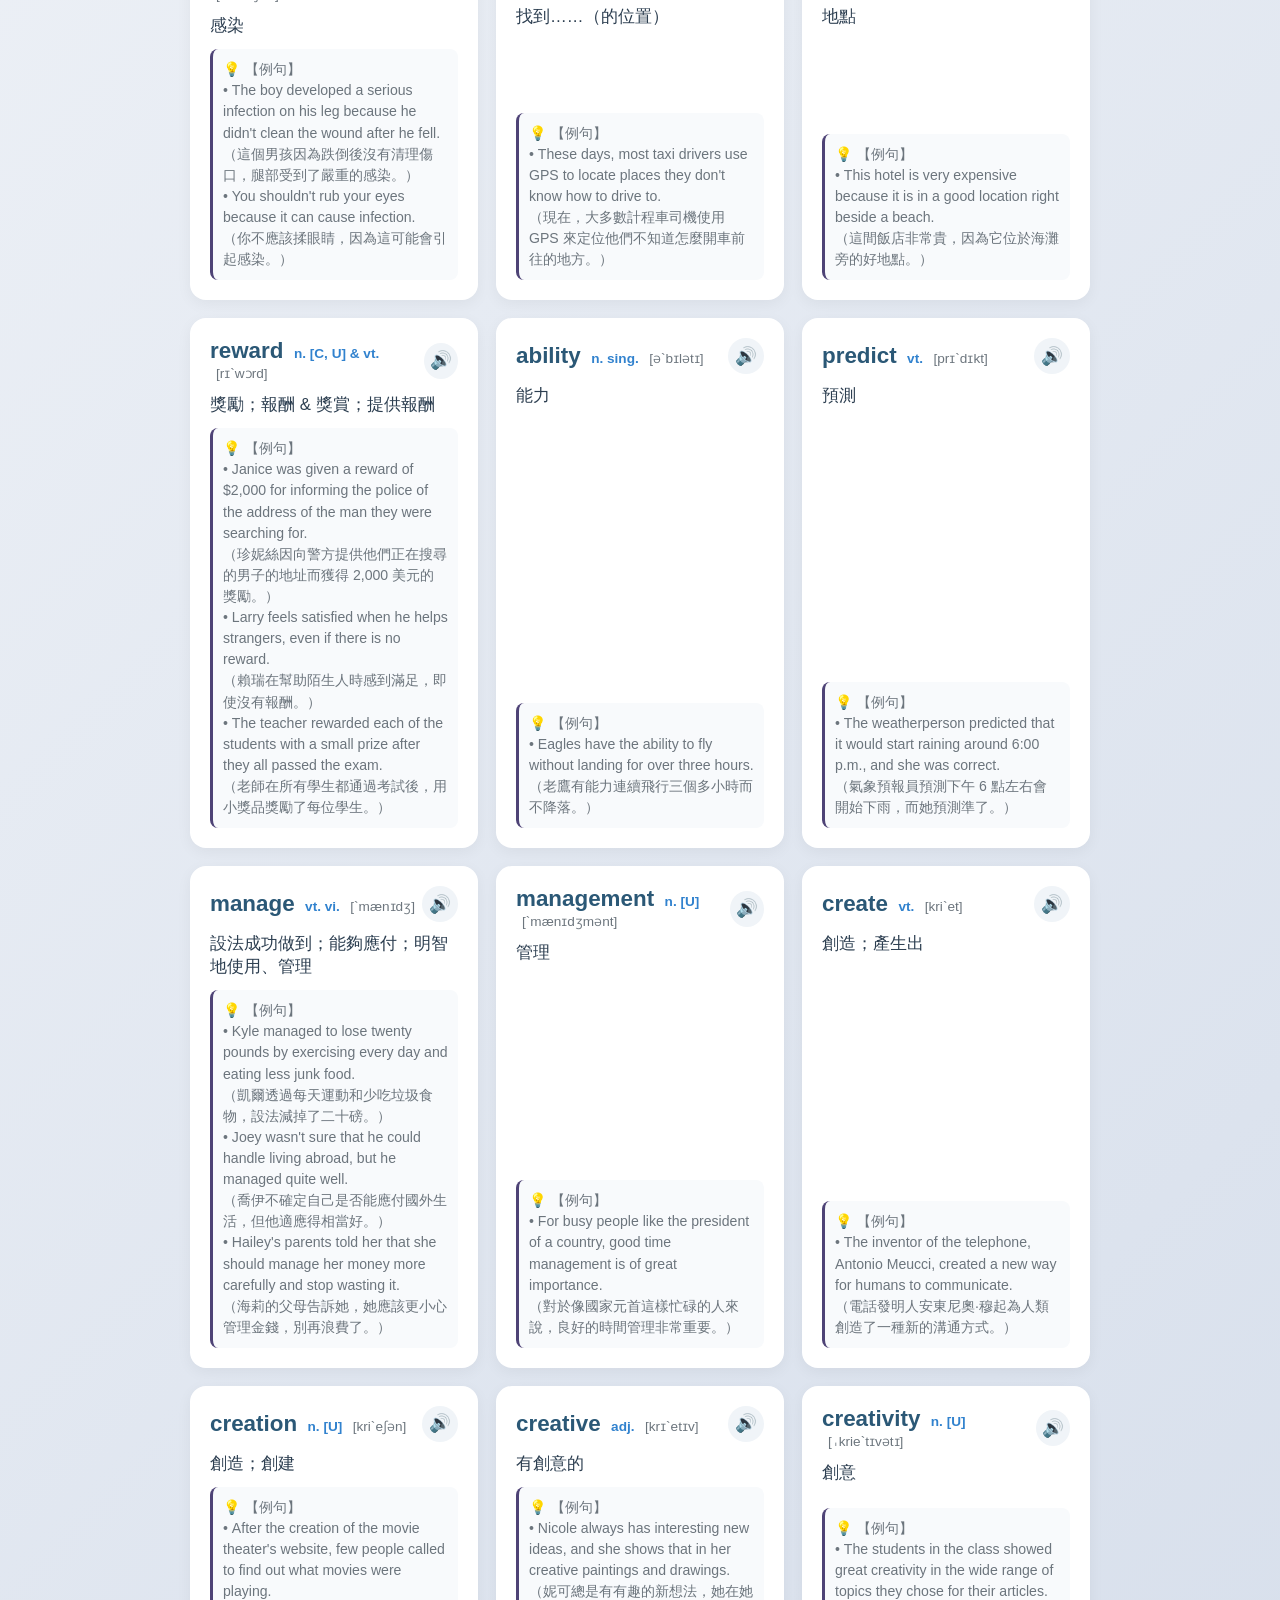
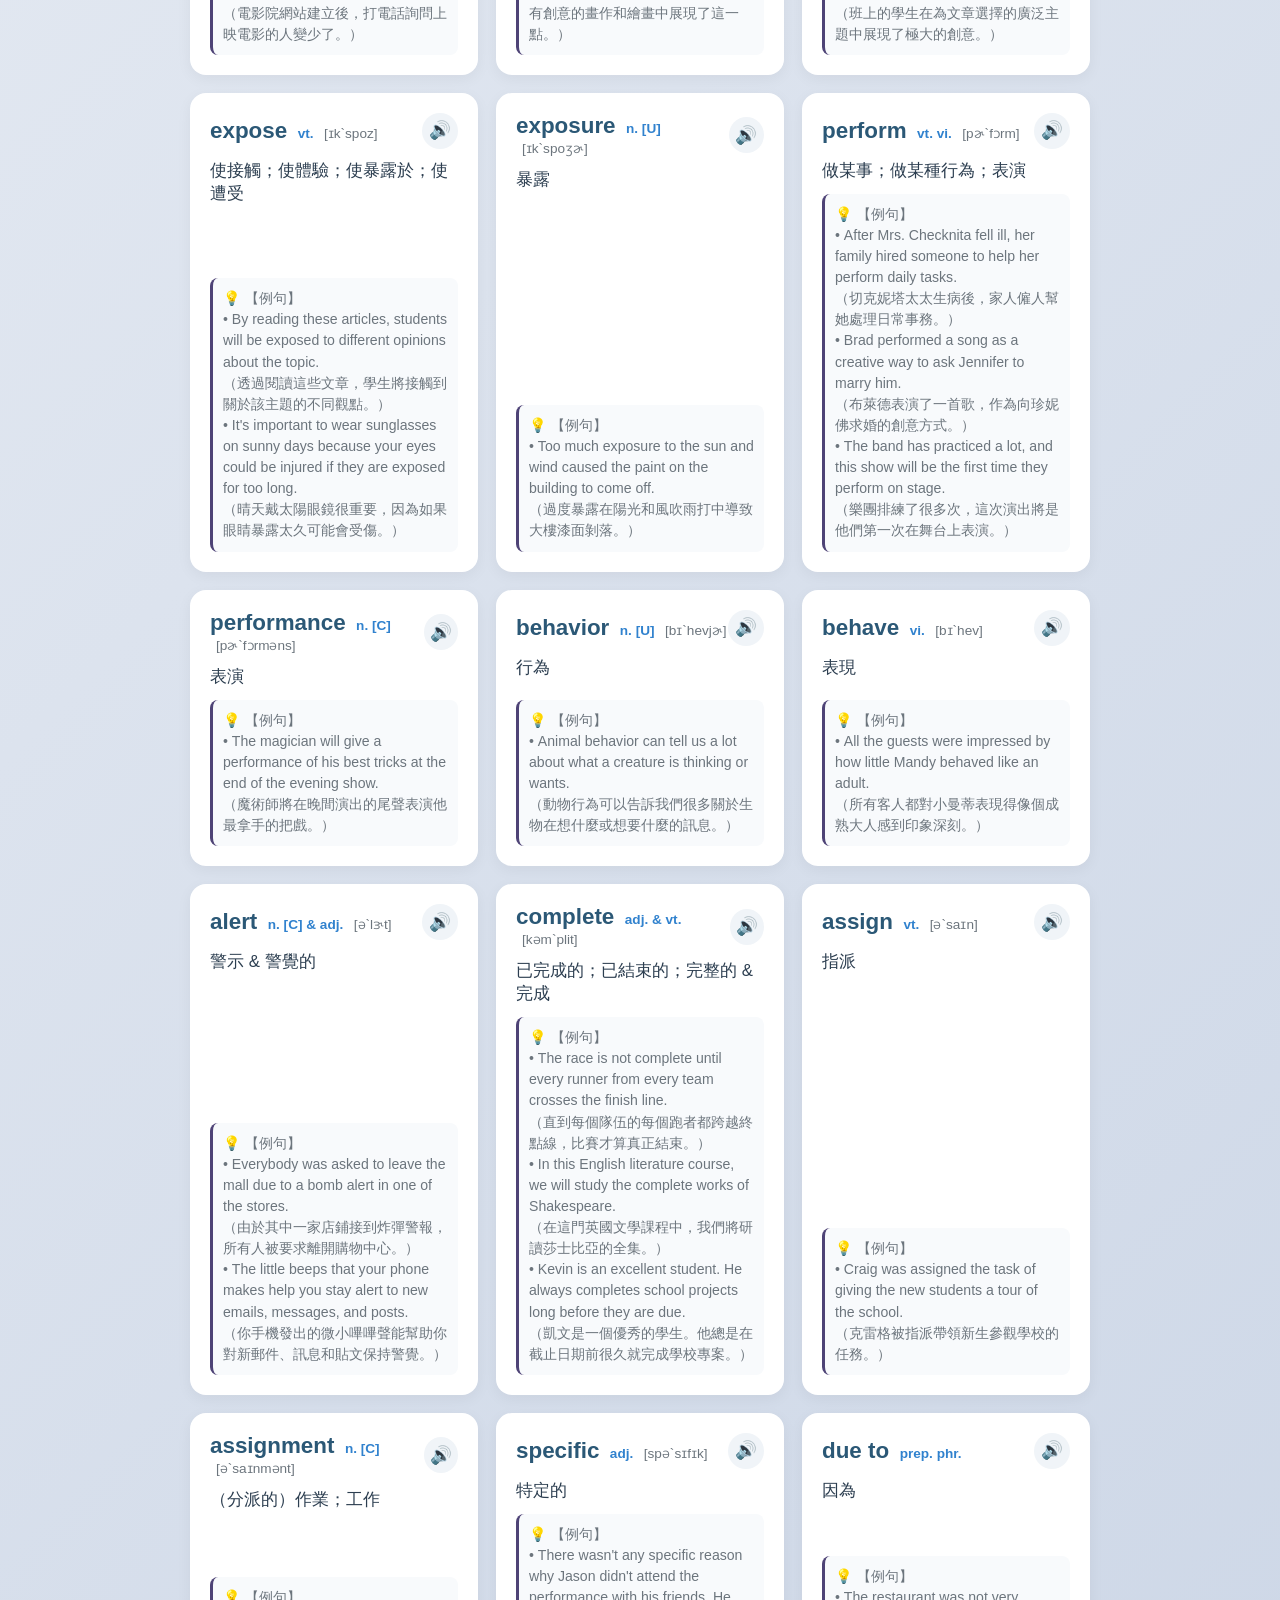
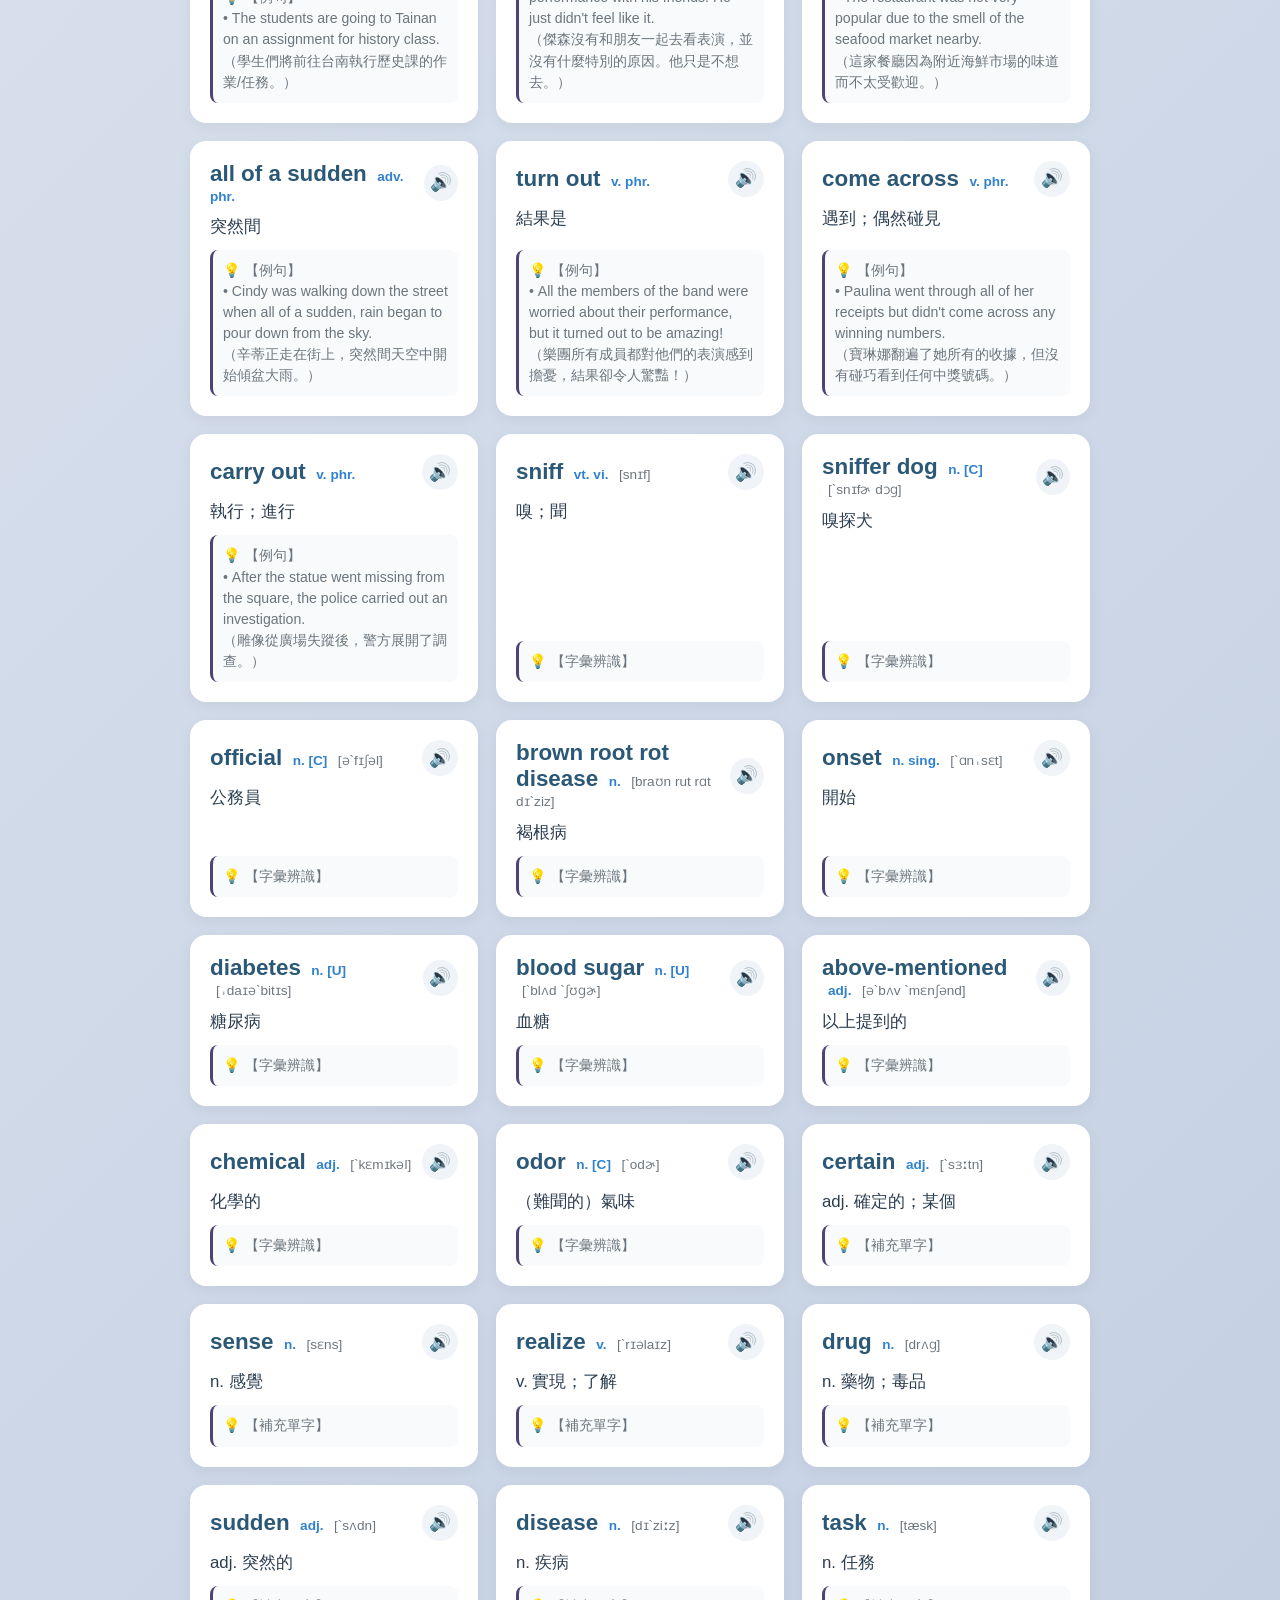
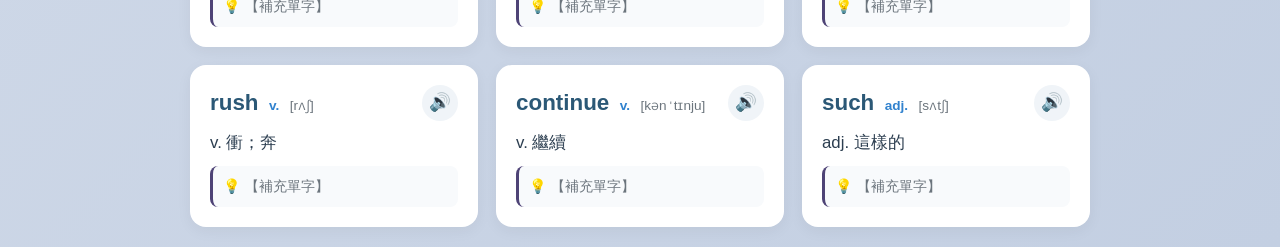
<file: index-TextBook-2.html>
<!DOCTYPE html>
<html lang="zh-TW">
<head>
    <meta charset="UTF-8">
    <meta name="viewport" content="width=device-width, initial-scale=1.0">
    <title>高一上英文課本-第二次段考 單字複習與測驗</title>
    <link rel="stylesheet" href="style.css">
</head>
<body>
    <div class="container">
        <div class="lesson-tabs">
            <button class="lesson1-btn lesson0-btn" style="display: none;" onclick="location.href='index.html'">📚 回首頁 </button>
            <button class="lesson1-btn lesson0-btn" onclick="location.href='index-TextBook-2.html'">📚 課本單字</button>
            <button class="lesson1-btn lesson0-btn" onclick="location.href='index-LiveABC_10_1.html'">📚LiveABC單字</button>
            <button class="lesson1-btn lesson0-btn" onclick="location.href='index-7000-2.html'">📚核心單字</button>
        </div>
        <header>
            <h1 id="page-title"><img src="logo3.gif" alt="icon" style="width: 75px; height: 75px; border-radius: 50%; vertical-align: middle; margin-right: 8px;">
                高一上英文課本-第二次段考 單字複習與測驗</h1>  
                <button class="lesson1-btn lesson0-btn" onclick="location.href='index-TextBook-2-quick.html'">📚 二段課本速覽單字表</button>
        </header>
        
        
<!-- 動態生成：單元切換頁籤 -->
        <div class="lesson-tabs" id="lessonTabsContainer"></div>

        <!-- 動態生成：單元內容區塊 -->
        <div id="dynamicContentContainer"></div>
    </div>

    <!-- 載入資料與測驗引擎 -->
    <script src="WordsData/book1_test2.js"></script>
    <script src="quiz-engine.js"></script>

    <script>
        // =========================================================================
        // 【動態設定區】以後只要在這裡加單元，或在 JS 加資料，HTML 永遠不用動！
        // =========================================================================
        const unitsConfig = [
            // { id: 'lesson1', shortId: 'l1', name: '第1課', dataVar: 'lesson1Data' },
            // { id: 'lesson2', shortId: 'l2', name: '第2課', dataVar: 'lesson2Data' },
            // { id: 'lesson3', shortId: 'l3', name: '第3課', dataVar: 'lesson3Data' },
            { id: 'lesson4', shortId: 'l4', name: '第4課', dataVar: 'lesson4Data' },
            { id: 'lesson5', shortId: 'l5', name: '第5課', dataVar: 'lesson5Data' },
            { id: 'lesson6', shortId: 'l6', name: '第6課', dataVar: 'lesson6Data' },
            { id: 'review2', shortId: 'review2', name: 'review2', dataVar: 'review2Data' }
            // 之後要加第5單元、第6單元...直接在這裡繼續加物件即可：
            // { id: 'lesson5', shortId: 'l5', name: '第5課', dataVar: 'magazine10w5WordsData' },
        ];

        const lessonWordsMap = {
            //   magazine10w1WordsData: magazine10w1WordsData,
            //   magazine10w2WordsData: magazine10w2WordsData,
            //   magazine10w3WordsData: magazine10w3WordsData,
              lesson4Data: lesson4Data,
              lesson5Data: lesson5Data,
              lesson6Data: lesson6Data,
              review2Data: review2Data
              // 之後要加第5週、第6週...直接在這裡繼續加物件即可：
             // magazine10w5WordsData: magazine10w5WordsData,
             //注意： 這裡的 magazine10w5WordsData 必須確實存在，否則可能出現 ReferenceError，導致後續程式無法執行。
         };


        // 讓共用引擎抓取資料
        
function getDataByLessonId(lessonId) {
    if (lessonId === 'all') {
        return typeof allData !== 'undefined' ? allData : [];
    }

    const unit = unitsConfig.find(
        u => u.id === lessonId || u.shortId === lessonId
    );

    if (!unit) return [];

    return lessonWordsMap[unit.dataVar] || [];
}


        // 動態渲染整個頁面結構與單字列表
        function initDynamicApp() {
            const tabsContainer = document.getElementById('lessonTabsContainer');
            const contentContainer = document.getElementById('dynamicContentContainer');

            let tabsHtml = '';
            let contentsHtml = '';

            unitsConfig.forEach((unit, index) => {
                const isActiveTab = index === 0 ? 'active' : '';
                const isActiveContent = index === 0 ? 'active' : '';
                const sId = unit.shortId;

                // 產生頂部按鈕
                tabsHtml += `<button class="lesson-btn ${isActiveTab}" onclick="switchLesson('${unit.id}', this)">📚 ${unit.name}</button>`;

                // 產生對應的單字列表與測驗介面（完全對齊 quiz-engine.js 所需的 ID）
                contentsHtml += `
                    <div id="${unit.id}-container" class="lesson-content ${isActiveContent}">
                        <div class="nav-tabs">
                            <button class="tab-btn active" onclick="switchTab('${sId}', 'list')">📖 單字列表</button>
                            <button class="tab-btn" onclick="switchTab('${sId}', 'quiz')">📝 開始測驗</button>
                        </div>
                        <div id="${sId}-list-tab" class="tab-content active">
                            <div class="controls">
                                <input type="text" id="${sId}-searchInput" class="search-input" placeholder="搜尋${unit.name}單字、KK音標、中文解釋..." onkeyup="filterWords('${sId}')">
                            </div>
                            <div class="word-grid" id="${sId}-wordGrid"></div>
                        </div>
                        <div id="${sId}-quiz-tab" class="tab-content">
                            <div class="quiz-outer-card">
                                <div class="mode-header-title">🎯 ${unit.name}單字互動測驗</div>
                                <div class="mode-header-desc">請選擇您想要的測驗模式與題數，點擊開始挑戰！</div>
                                <div class="setup-panel" id="${sId}-quizSetupPanel">
                                    <div class="setup-group">
                                        <label>選擇測驗題型：</label>
                                        <div class="setup-options">
                                            <button class="setup-btn active" id="${sId}-typeChoiceBtn" onclick="setQuizType('${sId}', 'choice')">英選中 (看英選中)</button>
                                            <button class="setup-btn" id="${sId}-typeChineseToEnglishBtn" onclick="setQuizType('${sId}', 'chineseToEnglish')">中選英 (看中選英)</button>
                                            <button class="setup-btn" id="${sId}-typeSpellBtn" onclick="setQuizType('${sId}', 'spell')">手動拼字填空</button>
                                        </div>
                                    </div>
                                    <div class="setup-group">
                                        <label>選擇測驗題數：</label>
                                        <div class="setup-options">
                                            <button class="setup-btn active" id="${sId}-count10Btn" onclick="setQuizCount('${sId}', 10)">10 題</button>
                                            <button class="setup-btn" id="${sId}-countAllBtn" onclick="setQuizCount('${sId}', 'all')">全部題數</button>
                                        </div>
                                    </div>
                                    <button class="full-next-btn" onclick="startQuiz('${sId}')">🚀 開始作答</button>
                                </div>
                                <div id="${sId}-quizActiveArea" style="display: none;">
                                    <div class="sticky-score-bar">
                                        <span id="${sId}-quizProgress" style="font-weight: bold; color: #4a5568;">進度：0 / 10</span>
                                        <span id="${sId}-quizScore" style="font-weight: bold; color: var(--btn-blue); font-size: 1.1rem;">得分：0 分</span>
                                    </div>
                                    <div class="quiz-inner-box">
                                        <div class="question-label" id="${sId}-questionText">載入中...</div>
                                        <div id="${sId}-quizAnswersArea" class="options-group"></div>
                                        <div class="result-banner" id="${sId}-quizBanner"></div>
                                    </div>
                                    <button class="full-next-btn" id="${sId}-quizNextBtn" onclick="nextQuestion('${sId}')" style="display: none;">下一題 ➔</button>
                                </div>
                                <div id="${sId}-quizFinalResult" style="display: none; text-align: center; padding: 25px; background: #edf2f7; border-radius: 12px;">
                                    <h2 style="margin-top: 0; color: #2d3748;">🎉 ${unit.name}測驗完成！</h2>
                                    <p style="font-size: 1.1rem; color: #4a5568;">您的最終得分：</p>
                                    <div id="${sId}-finalScoreDisplay" style="font-size: 3rem; font-weight: bold; color: var(--btn-blue); margin: 10px 0 20px 0;">0 / 100</div>
                                    <div id="${sId}-wrongReviewContainer"></div>
                                    <button class="full-next-btn" onclick="resetQuizSetup('${sId}')" style="max-width: 240px; margin: 20px auto 0 auto;">🔄 重新設定並再試一次</button>
                                </div>
                            </div>
                        </div>
                    </div>
                `;
            });

            // 總測驗
            tabsHtml += `<button class="lesson-btn" onclick="switchLesson('all', this)">🌟 總測驗</button>`;
            contentsHtml += `
                <div id="all-container" class="lesson-content">
                    <div class="nav-tabs">
                        <button class="tab-btn active" onclick="switchTab('all', 'list')">📖 全部單字總覽</button>
                        <button class="tab-btn" onclick="switchTab('all', 'quiz')">📝 開始總測驗</button>
                    </div>
                    <div id="all-list-tab" class="tab-content active">
                        <div class="controls">
                            <input type="text" id="all-searchInput" class="search-input" placeholder="搜尋所有課程單字、片語、KK音標、中文解釋..." onkeyup="filterWords('all')">
                        </div>
                        <div class="word-grid" id="all-wordGrid"></div>
                    </div>
                    <div id="all-quiz-tab" class="tab-content">
                        <div class="quiz-outer-card">
                            <div class="mode-header-title">🌟 總測驗（涵蓋全部單字與片語）</div>
                            <div class="mode-header-desc">請選擇您想要的測驗模式與題數，挑戰跨課綜合單字大考驗！</div>
                            <div class="setup-panel" id="all-quizSetupPanel">
                                <div class="setup-group">
                                    <label>選擇測驗題型：</label>
                                    <div class="setup-options">
                                        <button class="setup-btn active" id="all-typeChoiceBtn" onclick="setQuizType('all', 'choice')">英選中 (看英選中)</button>
                                        <button class="setup-btn" id="all-typeChineseToEnglishBtn" onclick="setQuizType('all', 'chineseToEnglish')">中選英 (看中選英)</button>
                                        <button class="setup-btn" id="all-typeSpellBtn" onclick="setQuizType('all', 'spell')">手動拼字填空</button>
                                    </div>
                                </div>
                                <div class="setup-group">
                                    <label>選擇測驗題數：</label>
                                    <div class="setup-options">
                                        <button class="setup-btn active" id="all-count10Btn" onclick="setQuizCount('all', 10)">10 題</button>
                                        <button class="setup-btn" id="all-count20Btn" onclick="setQuizCount('all', 20)">20 題</button>
                                        <button class="setup-btn" id="all-countAllBtn" onclick="setQuizCount('all', 'all')">全部題數</button>
                                    </div>
                                </div>
                                <button class="full-next-btn" onclick="startQuiz('all')">🚀 開始總測驗</button>
                            </div>
                            <div id="all-quizActiveArea" style="display: none;">
                                <div class="sticky-score-bar">
                                    <span id="all-quizProgress" style="font-weight: bold; color: #4a5568;">進度：0 / 10</span>
                                    <span id="all-quizScore" style="font-weight: bold; color: var(--btn-blue); font-size: 1.1rem;">得分：0 分</span>
                                </div>
                                <div class="quiz-inner-box">
                                    <div class="question-label" id="all-questionText">載入中...</div>
                                    <div id="all-quizAnswersArea" class="options-group"></div>
                                    <div class="result-banner" id="all-quizBanner"></div>
                                </div>
                                <button class="full-next-btn" id="all-quizNextBtn" onclick="nextQuestion('all')" style="display: none;">下一題 ➔</button>
                            </div>
                            <div id="all-quizFinalResult" style="display: none; text-align: center; padding: 25px; background: #edf2f7; border-radius: 12px;">
                                <h2 style="margin-top: 0; color: #2d3748;">🎉 總測驗完成！</h2>
                                <p style="font-size: 1.1rem; color: #4a5568;">您的最終得分：</p>
                                <div id="all-finalScoreDisplay" style="font-size: 3rem; font-weight: bold; color: var(--btn-blue); margin: 10px 0 20px 0;">0 / 100</div>
                                <div id="all-wrongReviewContainer"></div>
                                <button class="full-next-btn" onclick="resetQuizSetup('all')" style="max-width: 240px; margin: 20px auto 0 auto;">🔄 重新設定並再試一次</button>
                            </div>
                        </div>
                    </div>
                </div>
            `;

            // 注入 DOM 
            tabsContainer.innerHTML = tabsHtml;
            contentContainer.innerHTML = contentsHtml;

            // 確保 DOM 建立完成後，立即呼叫引擎將各單元卡片渲染進各自的網格中
            setTimeout(() => {
    unitsConfig.forEach(unit => {
        const words = getDataByLessonId(unit.id);

        console.log(
            `[${unit.name}] 單字數量：`,
            words.length,
            words
        );

        renderWords(unit.shortId, words);
    });

    if (typeof allData !== 'undefined') {
        console.log('[總複習] 單字數量：', allData.length);
        renderWords('all', allData);
    } else {
        console.error('找不到 allData，請檢查資料來源。');
    }
}, 50);
        }

        // 頁面載入時觸發動態生成
        window.onload = initDynamicApp;
    </script>
</body>
</html>
</file>
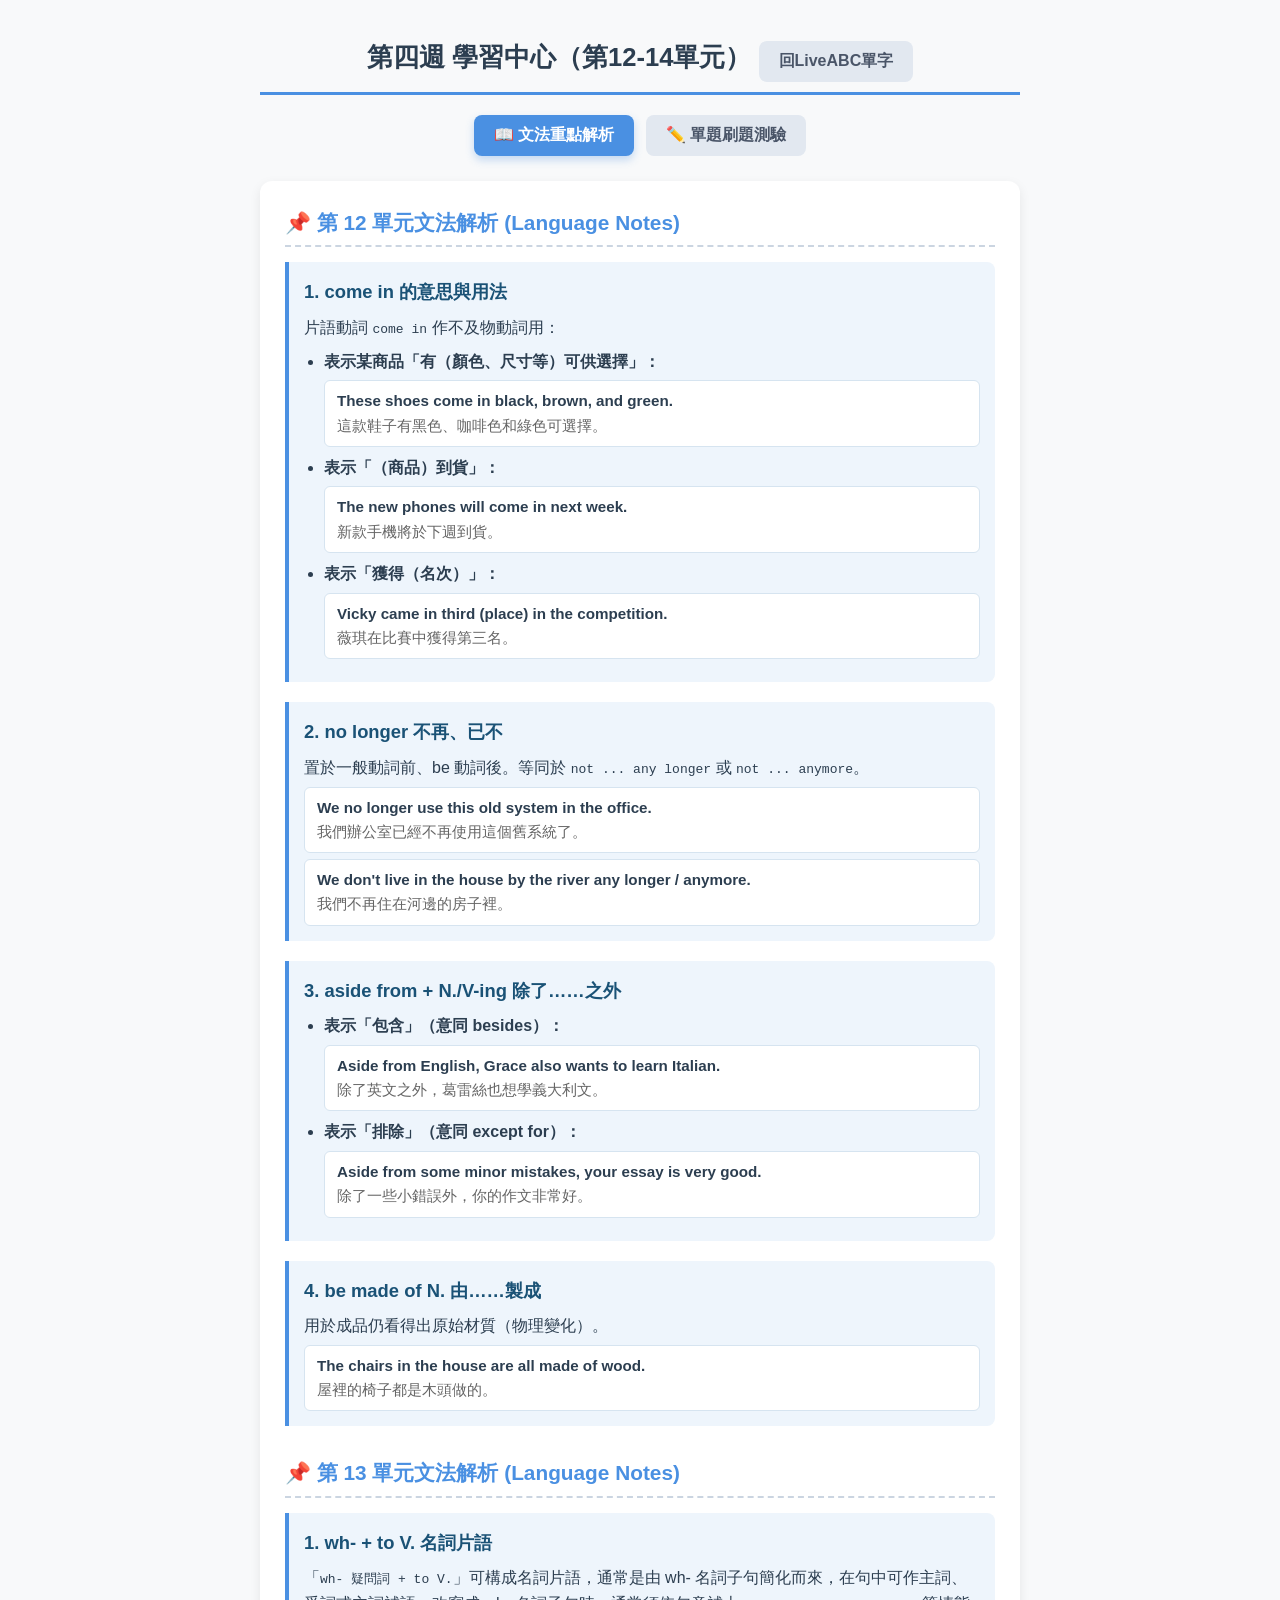
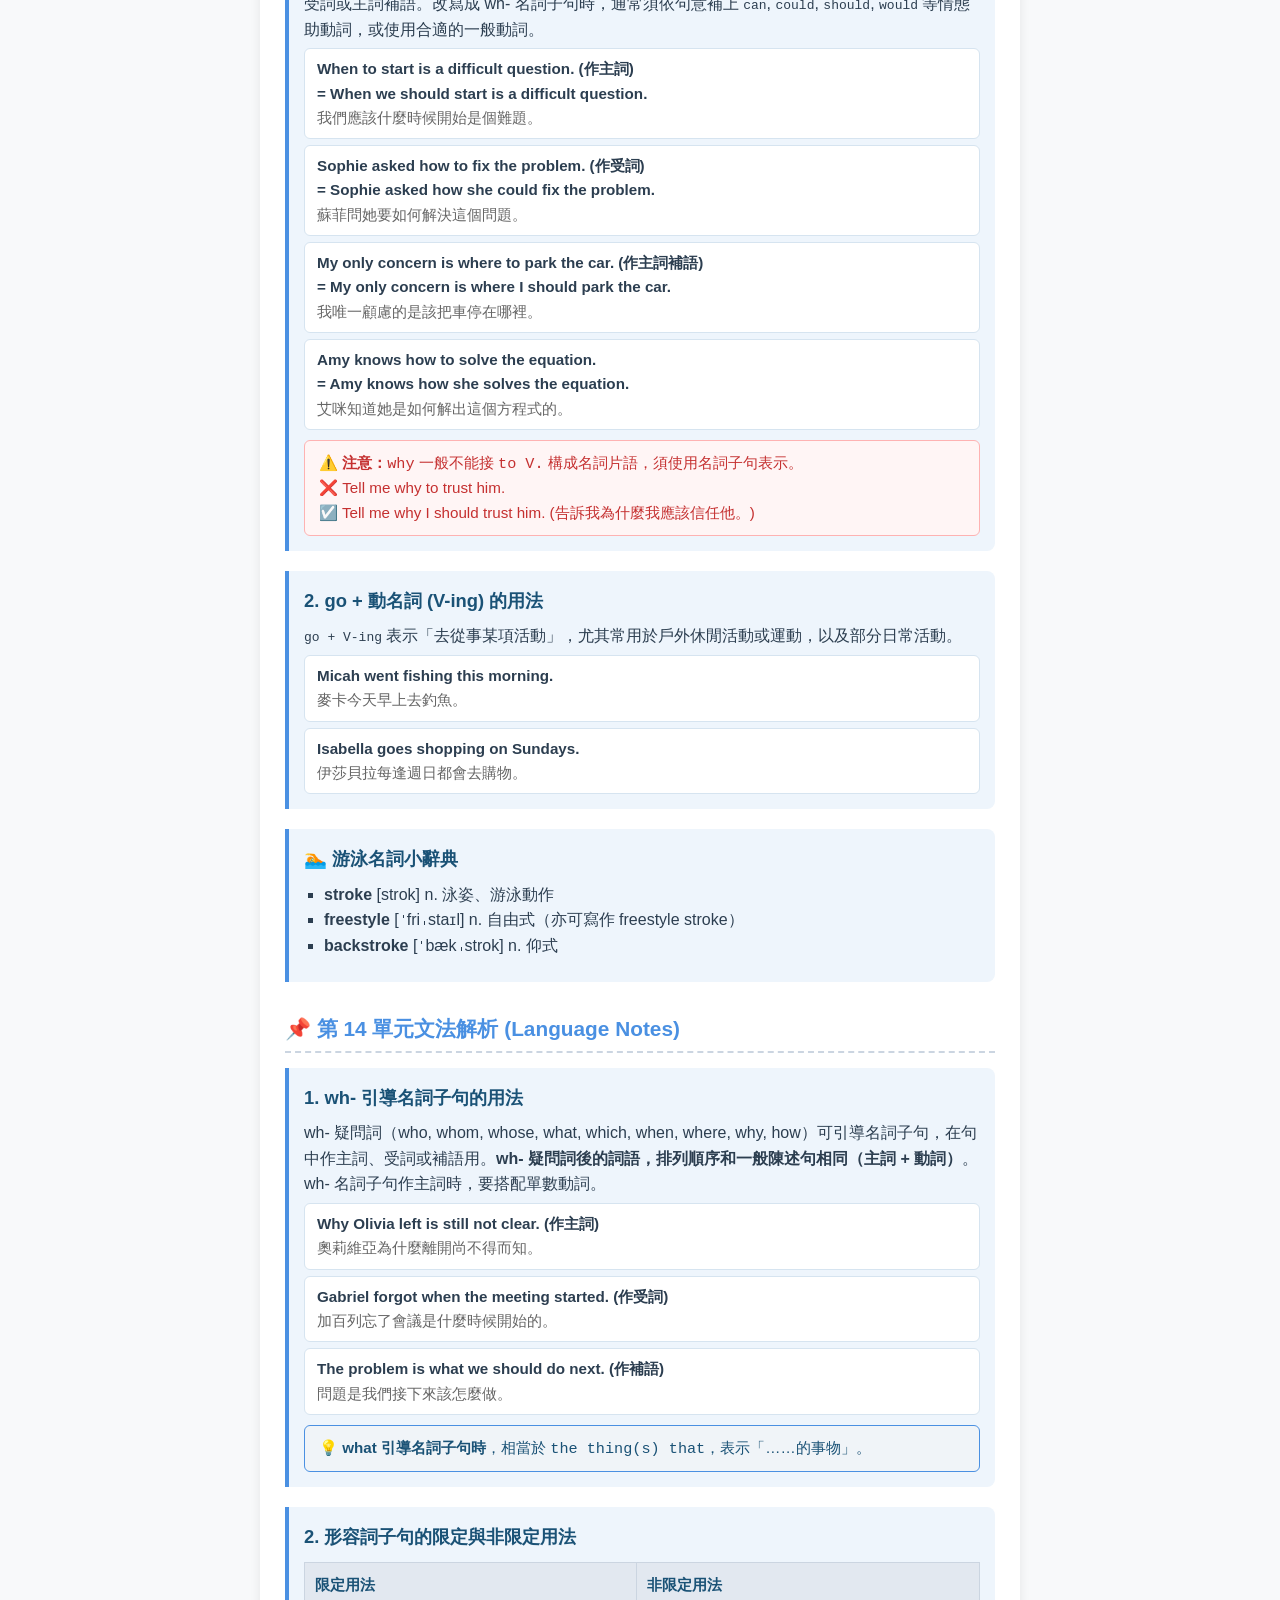
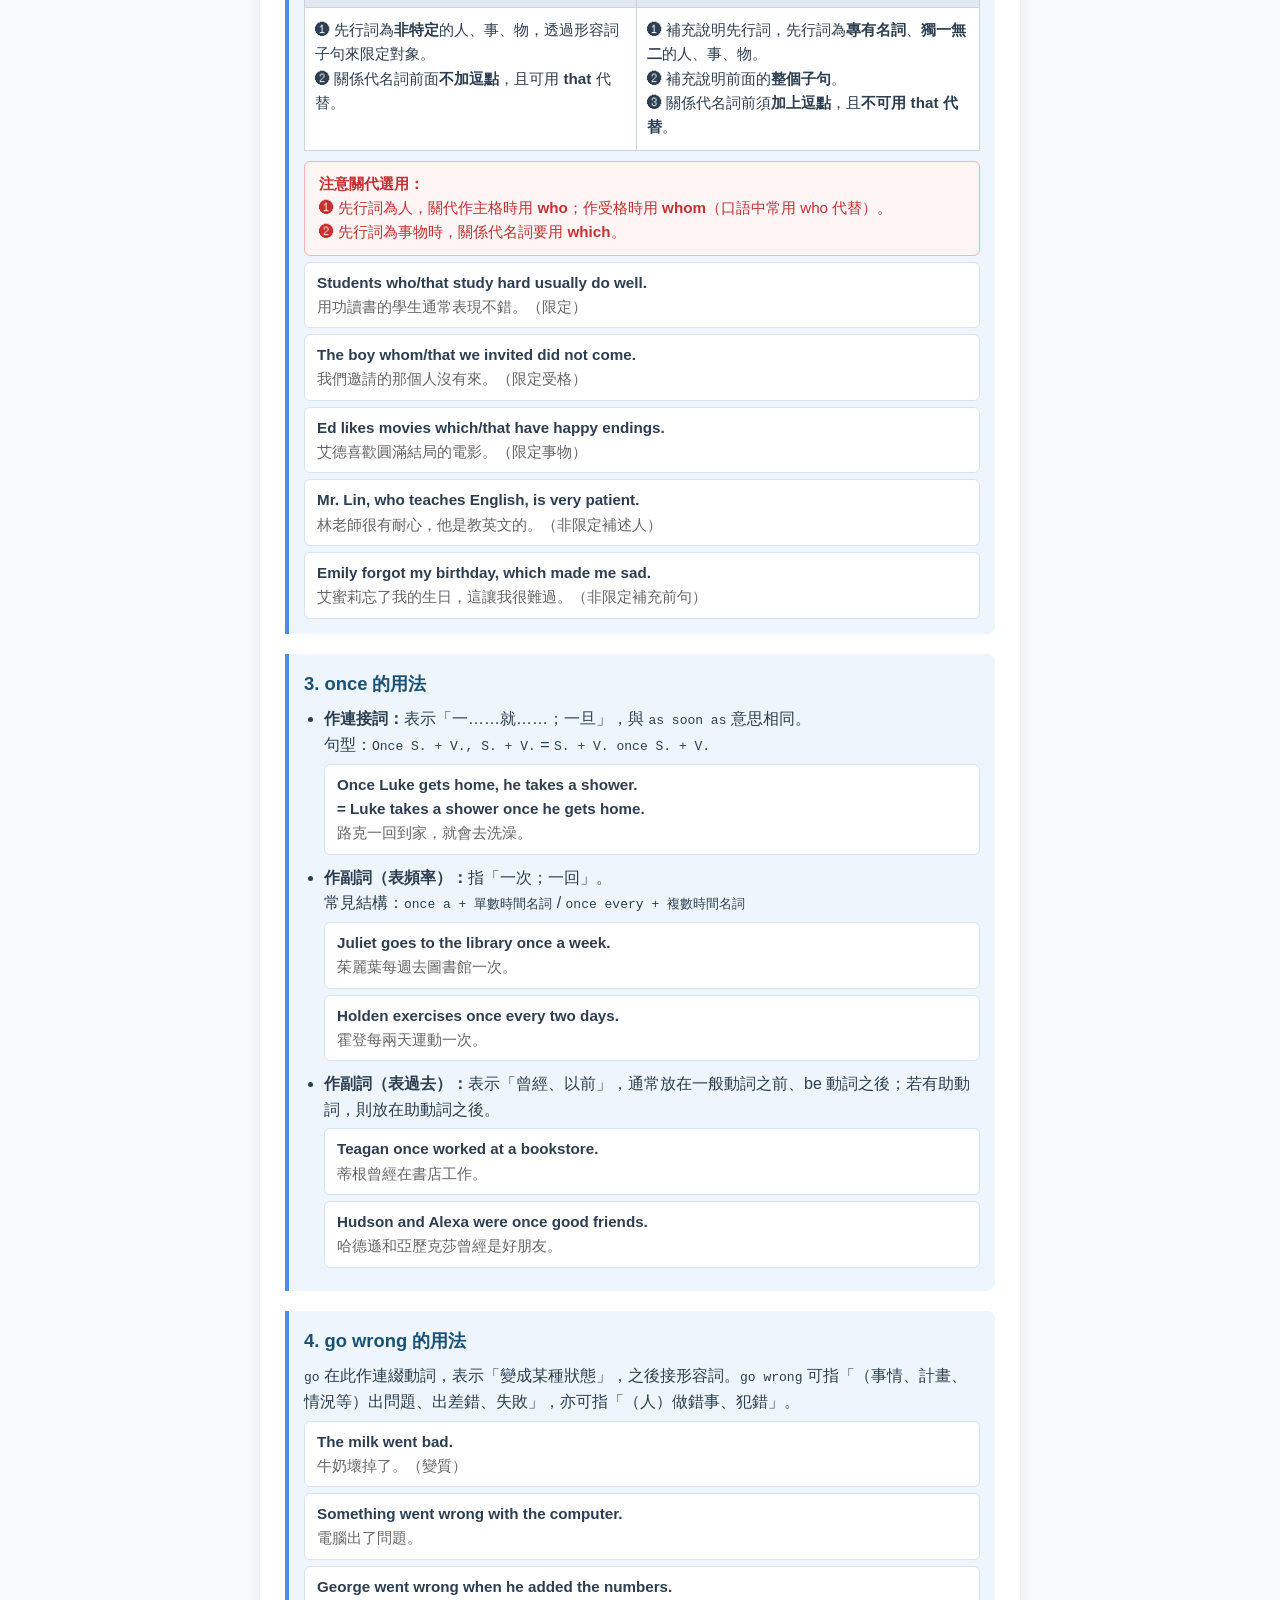
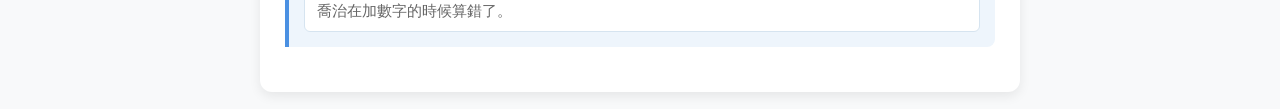
<file: grammar/mag10-12_grammar.html>
<!DOCTYPE html>
<html lang="zh-TW">
<head>
    <meta charset="UTF-8">
    <meta name="viewport" content="width=device-width, initial-scale=1.0">
    <title>第四週（第12-14單元）文法重點解析與單題測驗</title>
    <style>
        :root {
            --primary-color: #4a90e2;
            --secondary-color: #f5a623;
            --background-color: #f8f9fa;
            --card-bg: #ffffff;
            --text-color: #2c3e50;
            --correct-color: #28a745;
            --wrong-color: #dc3545;
        }

        body {
            font-family: 'Segoe UI', Tahoma, Geneva, Verdana, sans-serif, "Microsoft JhengHei";
            background-color: var(--background-color);
            color: var(--text-color);
            line-height: 1.6;
            margin: 0;
            padding: 20px;
        }

        .container {
            max-width: 760px;
            margin: 0 auto;
        }

        h1 {
            text-align: center;
            color: #2c3e50;
            margin-bottom: 20px;
            border-bottom: 3px solid var(--primary-color);
            padding-bottom: 10px;
            font-size: 1.6rem;
        }

        /* 頁籤導航 */
        .tab-nav {
            display: flex;
            justify-content: center;
            gap: 12px;
            margin-bottom: 25px;
        }

        .tab-btn {
            background-color: #e2e8f0;
            color: #4a5568;
            border: none;
            border-radius: 8px;
            padding: 10px 20px;
            font-size: 1rem;
            font-weight: bold;
            cursor: pointer;
            transition: all 0.3s ease;
        }

        .tab-btn.active {
            background-color: var(--primary-color);
            color: white;
            box-shadow: 0 4px 8px rgba(74, 144, 226, 0.3);
        }

        /* 頁籤內容容器 */
        .tab-content {
            display: none;
            background-color: var(--card-bg);
            border-radius: 12px;
            box-shadow: 0 4px 12px rgba(0, 0, 0, 0.08);
            padding: 25px;
            animation: fadeIn 0.3s ease;
        }

        .tab-content.active {
            display: block;
        }

        @keyframes fadeIn {
            from { opacity: 0; transform: translateY(4px); }
            to { opacity: 1; transform: translateY(0); }
        }

        /* 單元標題 */
        .unit-header {
            font-size: 1.3rem;
            color: var(--primary-color);
            border-bottom: 2px dashed #cbd5e1;
            padding-bottom: 6px;
            margin-top: 30px;
            margin-bottom: 15px;
            font-weight: bold;
        }

        .unit-header:first-child {
            margin-top: 0;
        }

        /* 文法解析卡片 */
        .grammar-card {
            background: #eef5fc;
            border-left: 4px solid var(--primary-color);
            padding: 15px;
            margin-bottom: 20px;
            border-radius: 0 8px 8px 0;
        }

        .grammar-title {
            font-size: 1.15rem;
            font-weight: bold;
            color: #1a5276;
            margin-bottom: 8px;
        }

        .usage-list {
            margin: 8px 0;
            padding-left: 20px;
        }

        .example {
            background-color: #ffffff;
            border-radius: 6px;
            padding: 8px 12px;
            margin-top: 6px;
            border: 1px solid #d6e4f0;
            font-size: 0.95rem;
        }

        .example-en {
            font-weight: bold;
            color: #2c3e50;
        }

        .example-tw {
            color: #666;
        }

        .notice-box {
            background-color: #fff5f5;
            border: 1px solid #feb2b2;
            border-radius: 6px;
            padding: 10px 14px;
            margin-top: 10px;
            font-size: 0.95rem;
            color: #c53030;
        }

        /* 對比表格 */
        .compare-table {
            width: 100%;
            border-collapse: collapse;
            margin-top: 10px;
            margin-bottom: 10px;
            background-color: #ffffff;
            font-size: 0.95rem;
        }

        .compare-table th, .compare-table td {
            border: 1px solid #cbd5e1;
            padding: 10px;
            text-align: left;
            vertical-align: top;
        }

        .compare-table th {
            background-color: #e2e8f0;
            color: #1a5276;
        }

        /* 單題測驗卡片與控制 */
        .quiz-header {
            display: flex;
            justify-content: space-between;
            align-items: center;
            margin-bottom: 15px;
            padding-bottom: 10px;
            border-bottom: 2px solid #edf2f7;
        }

        .progress-text {
            font-weight: bold;
            color: var(--primary-color);
            font-size: 1.1rem;
        }

        .question {
            font-size: 1.15rem;
            font-weight: bold;
            margin-bottom: 20px;
            min-height: 50px;
        }

        .options {
            display: flex;
            flex-direction: column;
            gap: 10px;
            margin-bottom: 20px;
        }

        .option-btn {
            background-color: #f8f9fa;
            border: 2px solid #e2e8f0;
            border-radius: 8px;
            padding: 12px 15px;
            text-align: left;
            cursor: pointer;
            transition: all 0.2s;
            font-size: 1rem;
            color: var(--text-color);
        }

        .option-btn:hover:not(:disabled) {
            background-color: #edf2f7;
            border-color: #cbd5e1;
        }

        .option-btn.selected {
            border-color: var(--primary-color);
            background-color: #e7f1ff;
        }

        .option-btn.correct {
            background-color: #d4edda !important;
            border-color: var(--correct-color) !important;
            color: #155724 !important;
            font-weight: bold;
        }

        .option-btn.wrong {
            background-color: #f8d7da !important;
            border-color: var(--wrong-color) !important;
            color: #721c24 !important;
        }

        .control-btns {
            display: flex;
            justify-content: space-between;
            gap: 10px;
            margin-top: 15px;
        }

        .btn-action {
            padding: 10px 20px;
            font-size: 1rem;
            font-weight: bold;
            border: none;
            border-radius: 6px;
            cursor: pointer;
            transition: background 0.2s;
        }

        .btn-check {
            background-color: var(--primary-color);
            color: white;
            flex: 1;
        }

        .btn-check:hover {
            background-color: #357abd;
        }

        .btn-next {
            background-color: #2c3e50;
            color: white;
            display: none;
            flex: 1;
        }

        .btn-next:hover {
            background-color: #1a252f;
        }

        /* 提示與反饋訊息 */
        .feedback-box {
            margin-top: 15px;
            padding: 12px 15px;
            border-radius: 8px;
            font-size: 0.95rem;
            display: none;
            animation: fadeIn 0.3s ease;
        }

        .feedback-box.hint {
            background-color: #fff3cd;
            border-left: 5px solid #ffc107;
            color: #856404;
        }

        .feedback-box.success {
            background-color: #d4edda;
            border-left: 5px solid #28a745;
            color: #155724;
        }

        .result-screen {
            text-align: center;
            display: none;
            padding: 20px 0;
        }

        .score-display {
            font-size: 2rem;
            font-weight: bold;
            color: var(--primary-color);
            margin: 15px 0;
        }

        .btn-restart {
            background-color: var(--secondary-color);
            color: white;
            margin-top: 15px;
        }
    </style>
</head>
<body>

<div class="container">
    <h1>第四週 學習中心（第12-14單元）
     <button class="tab-btn" onclick="location.href='../index-LiveABC_10_1.html'">回LiveABC單字</button>
           
</h1>
    <!-- 頂部頁籤 -->
    <div class="tab-nav">
        <button class="tab-btn active" onclick="switchTab('grammar', this)">📖 文法重點解析</button>
        <button class="tab-btn" onclick="switchTab('quiz', this)">✏️ 單題刷題測驗</button>
    </div>


    <!-- 1. 文法解析 -->
    <div id="grammar-tab" class="tab-content active">
        
        <!-- 第 12 單元文法 -->
        <div class="unit-header">📌 第 12 單元文法解析 (Language Notes)</div>

        <div class="grammar-card">
            <div class="grammar-title">1. come in 的意思與用法</div>
            <div>片語動詞 <code>come in</code> 作不及物動詞用：</div>
            <ul class="usage-list">
                <li>
                    <strong>表示某商品「有（顏色、尺寸等）可供選擇」：</strong>
                    <div class="example">
                        <div class="example-en">These shoes come in black, brown, and green.</div>
                        <div class="example-tw">這款鞋子有黑色、咖啡色和綠色可選擇。</div>
                    </div>
                </li>
                <li style="margin-top: 8px;">
                    <strong>表示「（商品）到貨」：</strong>
                    <div class="example">
                        <div class="example-en">The new phones will come in next week.</div>
                        <div class="example-tw">新款手機將於下週到貨。</div>
                    </div>
                </li>
                <li style="margin-top: 8px;">
                    <strong>表示「獲得（名次）」：</strong>
                    <div class="example">
                        <div class="example-en">Vicky came in third (place) in the competition.</div>
                        <div class="example-tw">薇琪在比賽中獲得第三名。</div>
                    </div>
                </li>
            </ul>
        </div>

        <div class="grammar-card">
            <div class="grammar-title">2. no longer 不再、已不</div>
            <div>
                置於一般動詞前、be 動詞後。等同於 <code>not ... any longer</code> 或 <code>not ... anymore</code>。
            </div>
            <div class="example">
                <div class="example-en">We no longer use this old system in the office.</div>
                <div class="example-tw">我們辦公室已經不再使用這個舊系統了。</div>
            </div>
            <div class="example">
                <div class="example-en">We don't live in the house by the river any longer / anymore.</div>
                <div class="example-tw">我們不再住在河邊的房子裡。</div>
            </div>
        </div>

        <div class="grammar-card">
            <div class="grammar-title">3. aside from + N./V-ing 除了……之外</div>
            <ul class="usage-list">
                <li>
                    <strong>表示「包含」（意同 besides）：</strong>
                    <div class="example">
                        <div class="example-en">Aside from English, Grace also wants to learn Italian.</div>
                        <div class="example-tw">除了英文之外，葛雷絲也想學義大利文。</div>
                    </div>
                </li>
                <li style="margin-top: 8px;">
                    <strong>表示「排除」（意同 except for）：</strong>
                    <div class="example">
                        <div class="example-en">Aside from some minor mistakes, your essay is very good.</div>
                        <div class="example-tw">除了一些小錯誤外，你的作文非常好。</div>
                    </div>
                </li>
            </ul>
        </div>

        <div class="grammar-card">
            <div class="grammar-title">4. be made of N. 由……製成</div>
            <div>用於成品仍看得出原始材質（物理變化）。</div>
            <div class="example">
                <div class="example-en">The chairs in the house are all made of wood.</div>
                <div class="example-tw">屋裡的椅子都是木頭做的。</div>
            </div>
        </div>

        <!-- 第 13 單元文法 -->
        <div class="unit-header">📌 第 13 單元文法解析 (Language Notes)</div>

        <div class="grammar-card">
            <div class="grammar-title">1. wh- + to V. 名詞片語</div>
            <div>「<code>wh- 疑問詞 + to V.</code>」可構成名詞片語，通常是由 wh- 名詞子句簡化而來，在句中可作主詞、受詞或主詞補語。改寫成 wh- 名詞子句時，通常須依句意補上 <code>can</code>, <code>could</code>, <code>should</code>, <code>would</code> 等情態助動詞，或使用合適的一般動詞。</div>
            <div class="example">
                <div class="example-en">When to start is a difficult question. (作主詞)</div>
                <div class="example-en">= When we should start is a difficult question.</div>
                <div class="example-tw">我們應該什麼時候開始是個難題。</div>
            </div>
            <div class="example">
                <div class="example-en">Sophie asked how to fix the problem. (作受詞)</div>
                <div class="example-en">= Sophie asked how she could fix the problem.</div>
                <div class="example-tw">蘇菲問她要如何解決這個問題。</div>
            </div>
            <div class="example">
                <div class="example-en">My only concern is where to park the car. (作主詞補語)</div>
                <div class="example-en">= My only concern is where I should park the car.</div>
                <div class="example-tw">我唯一顧慮的是該把車停在哪裡。</div>
            </div>
            <div class="example">
                <div class="example-en">Amy knows how to solve the equation.</div>
                <div class="example-en">= Amy knows how she solves the equation.</div>
                <div class="example-tw">艾咪知道她是如何解出這個方程式的。</div>
            </div>
            <div class="notice-box">
                <strong>⚠️ 注意：</strong><code>why</code> 一般不能接 <code>to V.</code> 構成名詞片語，須使用名詞子句表示。<br>
                ❌ Tell me why to trust him.<br>
                ☑️ Tell me why I should trust him. (告訴我為什麼我應該信任他。)
            </div>
        </div>

        <div class="grammar-card">
            <div class="grammar-title">2. go + 動名詞 (V-ing) 的用法</div>
            <div><code>go + V-ing</code> 表示「去從事某項活動」，尤其常用於戶外休閒活動或運動，以及部分日常活動。</div>
            <div class="example">
                <div class="example-en">Micah went fishing this morning.</div>
                <div class="example-tw">麥卡今天早上去釣魚。</div>
            </div>
            <div class="example">
                <div class="example-en">Isabella goes shopping on Sundays.</div>
                <div class="example-tw">伊莎貝拉每逢週日都會去購物。</div>
            </div>
        </div>

        <div class="grammar-card">
            <div class="grammar-title">🏊 游泳名詞小辭典</div>
            <ul class="usage-list" style="list-style-type: square;">
                <li><strong>stroke</strong> [strok] n. 泳姿、游泳動作</li>
                <li><strong>freestyle</strong> [ˈfriˌstaɪl] n. 自由式（亦可寫作 freestyle stroke）</li>
                <li><strong>backstroke</strong> [ˈbækˌstrok] n. 仰式</li>
            </ul>
        </div>

        <!-- 第 14 單元文法 -->
        <div class="unit-header">📌 第 14 單元文法解析 (Language Notes)</div>

        <div class="grammar-card">
            <div class="grammar-title">1. wh- 引導名詞子句的用法</div>
            <div>wh- 疑問詞（who, whom, whose, what, which, when, where, why, how）可引導名詞子句，在句中作主詞、受詞或補語用。<strong>wh- 疑問詞後的詞語，排列順序和一般陳述句相同（主詞 + 動詞）</strong>。wh- 名詞子句作主詞時，要搭配單數動詞。</div>
            <div class="example">
                <div class="example-en">Why Olivia left is still not clear. (作主詞)</div>
                <div class="example-tw">奧莉維亞為什麼離開尚不得而知。</div>
            </div>
            <div class="example">
                <div class="example-en">Gabriel forgot when the meeting started. (作受詞)</div>
                <div class="example-tw">加百列忘了會議是什麼時候開始的。</div>
            </div>
            <div class="example">
                <div class="example-en">The problem is what we should do next. (作補語)</div>
                <div class="example-tw">問題是我們接下來該怎麼做。</div>
            </div>
            <div class="notice-box" style="background-color: #f0f4f8; border-color: #4a90e2; color: #1a5276;">
                💡 <strong>what 引導名詞子句時</strong>，相當於 <code>the thing(s) that</code>，表示「……的事物」。
            </div>
        </div>

        <div class="grammar-card">
            <div class="grammar-title">2. 形容詞子句的限定與非限定用法</div>
            <table class="compare-table">
                <thead>
                    <tr>
                        <th>限定用法</th>
                        <th>非限定用法</th>
                    </tr>
                </thead>
                <tbody>
                    <tr>
                        <td>
                            ❶ 先行詞為<strong>非特定</strong>的人、事、物，透過形容詞子句來限定對象。<br>
                            ❷ 關係代名詞前面<strong>不加逗點</strong>，且可用 <strong>that</strong> 代替。
                        </td>
                        <td>
                            ❶ 補充說明先行詞，先行詞為<strong>專有名詞</strong>、<strong>獨一無二</strong>的人、事、物。<br>
                            ❷ 補充說明前面的<strong>整個子句</strong>。<br>
                            ❸ 關係代名詞前須<strong>加上逗點</strong>，且<strong>不可用 that 代替</strong>。
                        </td>
                    </tr>
                </tbody>
            </table>
            <div class="notice-box">
                <strong>注意關代選用：</strong><br>
                ❶ 先行詞為人，關代作主格時用 <strong>who</strong>；作受格時用 <strong>whom</strong>（口語中常用 who 代替）。<br>
                ❷ 先行詞為事物時，關係代名詞要用 <strong>which</strong>。
            </div>
            <div class="example">
                <div class="example-en">Students who/that study hard usually do well.</div>
                <div class="example-tw">用功讀書的學生通常表現不錯。（限定）</div>
            </div>
            <div class="example">
                <div class="example-en">The boy whom/that we invited did not come.</div>
                <div class="example-tw">我們邀請的那個人沒有來。（限定受格）</div>
            </div>
            <div class="example">
                <div class="example-en">Ed likes movies which/that have happy endings.</div>
                <div class="example-tw">艾德喜歡圓滿結局的電影。（限定事物）</div>
            </div>
            <div class="example">
                <div class="example-en">Mr. Lin, who teaches English, is very patient.</div>
                <div class="example-tw">林老師很有耐心，他是教英文的。（非限定補述人）</div>
            </div>
            <div class="example">
                <div class="example-en">Emily forgot my birthday, which made me sad.</div>
                <div class="example-tw">艾蜜莉忘了我的生日，這讓我很難過。（非限定補充前句）</div>
            </div>
        </div>

        <div class="grammar-card">
            <div class="grammar-title">3. once 的用法</div>
            <ul class="usage-list">
                <li>
                    <strong>作連接詞：</strong>表示「一……就……；一旦」，與 <code>as soon as</code> 意思相同。<br>
                    句型：<code>Once S. + V., S. + V.</code> = <code>S. + V. once S. + V.</code>
                    <div class="example">
                        <div class="example-en">Once Luke gets home, he takes a shower.</div>
                        <div class="example-en">= Luke takes a shower once he gets home.</div>
                        <div class="example-tw">路克一回到家，就會去洗澡。</div>
                    </div>
                </li>
                <li style="margin-top: 10px;">
                    <strong>作副詞（表頻率）：</strong>指「一次；一回」。<br>
                    常見結構：<code>once a + 單數時間名詞</code> / <code>once every + 複數時間名詞</code>
                    <div class="example">
                        <div class="example-en">Juliet goes to the library once a week.</div>
                        <div class="example-tw">茱麗葉每週去圖書館一次。</div>
                    </div>
                    <div class="example">
                        <div class="example-en">Holden exercises once every two days.</div>
                        <div class="example-tw">霍登每兩天運動一次。</div>
                    </div>
                </li>
                <li style="margin-top: 10px;">
                    <strong>作副詞（表過去）：</strong>表示「曾經、以前」，通常放在一般動詞之前、be 動詞之後；若有助動詞，則放在助動詞之後。
                    <div class="example">
                        <div class="example-en">Teagan once worked at a bookstore.</div>
                        <div class="example-tw">蒂根曾經在書店工作。</div>
                    </div>
                    <div class="example">
                        <div class="example-en">Hudson and Alexa were once good friends.</div>
                        <div class="example-tw">哈德遜和亞歷克莎曾經是好朋友。</div>
                    </div>
                </li>
            </ul>
        </div>

        <div class="grammar-card">
            <div class="grammar-title">4. go wrong 的用法</div>
            <div><code>go</code> 在此作連綴動詞，表示「變成某種狀態」，之後接形容詞。<code>go wrong</code> 可指「（事情、計畫、情況等）出問題、出差錯、失敗」，亦可指「（人）做錯事、犯錯」。</div>
            <div class="example">
                <div class="example-en">The milk went bad.</div>
                <div class="example-tw">牛奶壞掉了。（變質）</div>
            </div>
            <div class="example">
                <div class="example-en">Something went wrong with the computer.</div>
                <div class="example-tw">電腦出了問題。</div>
            </div>
            <div class="example">
                <div class="example-en">George went wrong when he added the numbers.</div>
                <div class="example-tw">喬治在加數字的時候算錯了。</div>
            </div>
        </div>

    </div>

    <!-- 2. 單題刷題測驗 -->
    <div id="quiz-tab" class="tab-content">
        <div id="quiz-box">
            <div class="quiz-header">
                <span class="progress-text" id="progress-text">第 1 / 15 題</span>
            </div>

            <div class="question" id="question-text">題目載入中...</div>

            <div class="options" id="options-box"></div>

            <div class="control-btns">
                <button type="button" class="btn-action btn-check" id="btn-check" onclick="checkAnswer()">檢查答案</button>
                <button type="button" class="btn-action btn-next" id="btn-next" onclick="nextQuestion()">下一題 ➔</button>
            </div>

            <div class="feedback-box" id="feedback-box"></div>
        </div>

        <!-- 結算畫面 -->
        <div class="result-screen" id="result-screen">
            <h2>🎉 測驗完成！</h2>
            <div>您在第一次嘗試中的答對率：</div>
            <div class="score-display" id="final-score">0 / 15</div>
            <button type="button" class="btn-action btn-restart" onclick="restartQuiz()">重新測驗</button>
        </div>
    </div>
</div>

<script>
    function switchTab(tabName, btnElement) {
        document.querySelectorAll('.tab-content').forEach(tab => tab.classList.remove('active'));
        document.querySelectorAll('.tab-btn').forEach(btn => btn.classList.remove('active'));
        document.getElementById(tabName + '-tab').classList.add('active');
        btnElement.classList.add('active');
    }

    const quizData = [
        // 第 12 單元題目 (1-4)
        {
            q: "1. This jacket ________ small, medium, and large.",
            opts: ["A. comes in", "B. comes out", "C. makes of", "D. no longer"],
            ans: 0,
            hint: "💡 觀念提示：這題在考商品的「尺寸或顏色有供選擇」。想一下哪個片語後面常接 small, medium, large？",
            explain: "✅ 正確！come in 在這裡表示商品「有（尺寸/顏色）可供選擇」。"
        },
        {
            q: "2. Tom ________ works here; he found a new job last month.",
            opts: ["A. any longer", "B. no longer", "C. anymore", "D. aside from"],
            ans: 1,
            hint: "💡 觀念提示：注意空格後面直接接一般動詞 works。要放動詞前面表示「不再」，且不需要 don't 的是哪一個？",
            explain: "✅ 正確！no longer 置於一般動詞 works 前面。若要用 any longer 或 anymore 必須搭配 not。"
        },
        {
            q: "3. ________ apples, she bought some oranges and bananas.",
            opts: ["A. Except for", "B. Come in", "C. Aside from", "D. Made of"],
            ans: 2,
            hint: "💡 觀念提示：句子意思是「除了蘋果之外，她『還』買了橘子和香蕉」（包含）。選哪一個片語可以表示『除了……之外還有』？",
            explain: "✅ 正確！Aside from 可表示「除了……之外（包含）」，等於 Besides。"
        },
        {
            q: "4. The dining table is ________ solid wood.",
            opts: ["A. made of", "B. come in", "C. no longer", "D. aside from"],
            ans: 0,
            hint: "💡 觀念提示：這題在考物品的「材質與原料」。這張餐桌是由實木（solid wood）製成的，該用哪個片語？",
            explain: "✅ 正確！be made of N. 表示由某原料製成（看的出原始材質）。"
        },
        // 第 13 單元題目 (5-9)
        {
            q: "5. Can you show me ________ to operate this complex machine?",
            opts: ["A. how", "B. why", "C. what to", "D. where is"],
            ans: 0,
            hint: "💡 觀念提示：句意為「你能教我『如何』操作這台機器嗎？」，使用「wh- 疑問詞 + to V.」的格式表示操作方法。",
            explain: "✅ 正確！how to operate... 表示「如何操作……」，等於 how I can operate..."
        },
        {
            q: "6. Please tell me ________ I should trust your promise.",
            opts: ["A. why to", "B. why", "C. how to", "D. where to"],
            ans: 1,
            hint: "💡 觀念提示：注意！why 不能接 to V.（不可寫 why to trust），必須接名詞子句「why + 主詞 + 動詞」！",
            explain: "✅ 正確！why 不能形成「why + to V.」的結構，必須使用名詞子句 why I should trust..."
        },
        {
            q: "7. My family decides to ________ camping near the lake this weekend.",
            opts: ["A. go", "B. play", "C. do", "D. take"],
            ans: 0,
            hint: "💡 觀念提示：去從事戶外休閒活動或運動（如 camping, fishing, shopping），要搭配哪個動詞？",
            explain: "✅ 正確！go + V-ing 表示「去從事某項活動」（go camping 表示去露營）。"
        },
        {
            q: "8. The question of ________ to start the new project is still under discussion.",
            opts: ["A. when", "B. why", "C. that", "D. which"],
            ans: 0,
            hint: "💡 觀念提示：句意為「什麼時候開始新專案的問題仍在討論中」，接在介系詞 of 後面作受詞，用 wh- + to V.。",
            explain: "✅ 正確！when to start... 表示「何時開始……」，為 wh- + to V. 簡化的名詞片語。"
        },
        {
            q: "9. Alex is very good at swimming; his favorite stroke is ________.",
            opts: ["A. freestyle", "B. no longer", "C. come in", "D. aside from"],
            ans: 0,
            hint: "💡 觀念提示：Alex 最喜歡的「泳姿（stroke）」是哪一個？（單字小辭典：自由式/仰式）。",
            explain: "✅ 正確！freestyle 意為「自由式」（也可寫作 freestyle stroke）。"
        },
        // 第 14 單元題目 (10-15)
        {
            q: "10. ________ Olivia left the party early is still a mystery to everyone.",
            opts: ["A. Why", "B. Why to", "C. Which that", "D. What to"],
            ans: 0,
            hint: "💡 觀念提示：wh- 名詞子句放在句首作主詞，後面接完整句「Olivia left...」，注意語序是陳述句喔！",
            explain: "✅ 正確！Why Olivia left... 為 wh- 名詞子句作主詞，搭配單數動詞 is。"
        },
        {
            q: "11. Mr. Lin, ________ teaches us English, is always very patient with his students.",
            opts: ["A. who", "B. that", "C. whom", "D. which"],
            ans: 0,
            hint: "💡 觀念提示：先行詞是「Mr. Lin」（專有名詞），前面有逗點（非限定用法）！非限定用法中『不可』使用哪一個關代？",
            explain: "✅ 正確！Mr. Lin 為專有名詞，需用非限定用法（有逗點），且非限定用法中不可使用 that 代替 who。"
        },
        {
            q: "12. Emily was very busy yesterday, ________ made her forget my birthday.",
            opts: ["A. which", "B. that", "C. what", "D. it"],
            ans: 0,
            hint: "💡 觀念提示：前面有逗點，用來補充說明「前面整件事（Emily昨天很忙）」的關係代名詞要用哪一個？",
            explain: "✅ 正確！which 前面加逗點，可以用來代表前面的「整件事」。"
        },
        {
            q: "13. ________ Luke finishes his homework, he can play video games.",
            opts: ["A. Once", "B. Once a", "C. Once every", "D. Go wrong"],
            ans: 0,
            hint: "💡 觀念提示：這題要選連接詞，表示「一……就……；一旦」，意思相當於 as soon as。",
            explain: "✅ 正確！Once S. + V., S. + V. 為連接詞用法，表示「一旦 / 一……就……」。"
        },
        {
            q: "14. My grandfather visits the clinic once ________ two weeks for a regular checkup.",
            opts: ["A. every", "B. a", "C. inside", "D. on"],
            ans: 0,
            hint: "💡 觀念提示：表示頻率「每兩週一次」，複數時間名詞（two weeks）前面要搭配哪個字？",
            explain: "✅ 正確！once every + 複數時間名詞（once every two days/weeks）表示「每隔……時間一次」。"
        },
        {
            q: "15. Don't worry if something ________ with the system; the IT team will fix it.",
            opts: ["A. goes wrong", "B. goes bad", "C. go wrong", "D. go to wrong"],
            ans: 0,
            hint: "💡 觀念提示：表示機器或系統「出問題、出差錯」，搭配連綴動詞 go，且單數主詞 something 要注意動詞單複數！",
            explain: "✅ 正確！something went/goes wrong 表示「出問題、故障」。something 為單數代名詞，搭配第三人稱單數動詞 goes wrong。"
        }
    ];

    let currentQ = 0;
    let selectedOpt = -1;
    let firstTryCorrect = 0;
    let isFirstTry = true;

    function renderQuestion() {
        selectedOpt = -1;
        isFirstTry = true;
        const data = quizData[currentQ];

        document.getElementById('progress-text').innerText = `第 ${currentQ + 1} / ${quizData.length} 題`;
        document.getElementById('question-text').innerText = data.q;

        const optionsBox = document.getElementById('options-box');
        optionsBox.innerHTML = '';
        data.opts.forEach((optText, idx) => {
            const btn = document.createElement('button');
            btn.type = 'button';
            btn.className = 'option-btn';
            btn.innerText = optText;
            btn.onclick = () => selectOption(idx, btn);
            optionsBox.appendChild(btn);
        });

        document.getElementById('feedback-box').style.display = 'none';
        document.getElementById('btn-check').style.display = 'block';
        document.getElementById('btn-next').style.display = 'none';
    }

    function selectOption(idx, btnElement) {
        document.querySelectorAll('.option-btn').forEach(b => b.classList.remove('selected'));
        btnElement.classList.add('selected');
        selectedOpt = idx;
    }

    function checkAnswer() {
        if (selectedOpt === -1) {
            alert('請先點擊選擇一個答案！');
            return;
        }

        const data = quizData[currentQ];
        const fbBox = document.getElementById('feedback-box');
        const buttons = document.querySelectorAll('.option-btn');

        if (selectedOpt === data.ans) {
            if (isFirstTry) firstTryCorrect++;

            fbBox.className = "feedback-box success";
            fbBox.innerHTML = data.explain;
            fbBox.style.display = "block";

            buttons.forEach((btn, idx) => {
                btn.disabled = true;
                btn.classList.remove('wrong', 'selected');
                if (idx === data.ans) btn.classList.add('correct');
            });

            document.getElementById('btn-check').style.display = 'none';
            document.getElementById('btn-next').style.display = 'block';
        } else {
            isFirstTry = false;
            fbBox.className = "feedback-box hint";
            fbBox.innerHTML = data.hint;
            fbBox.style.display = "block";

            buttons[selectedOpt].classList.add('wrong');
        }
    }

    function nextQuestion() {
        currentQ++;
        if (currentQ < quizData.length) {
            renderQuestion();
        } else {
            document.getElementById('quiz-box').style.display = 'none';
            document.getElementById('result-screen').style.display = 'block';
            document.getElementById('final-score').innerText = `${firstTryCorrect} / ${quizData.length}`;
        }
    }

    function restartQuiz() {
        currentQ = 0;
        firstTryCorrect = 0;
        document.getElementById('quiz-box').style.display = 'block';
        document.getElementById('result-screen').style.display = 'none';
        renderQuestion();
    }

    renderQuestion();
</script>

</body>
</html>
</file>
<file: style.css>
:root {
            --primary: #2b5876;
            --primary-light: #4e4376;
            --bg-grad: linear-gradient(135deg, #f5f7fa 0%, #c3cfe2 100%);
            --card-bg: #ffffff;
            --text-main: #2c3e50;
            --text-sub: #6c757d;
            --border-color: #e2e8f0;
            --danger: #dc3545;
            --danger-bg: #f8d7da;
            --danger-border: #f5c6cb;
            --danger-text: #721c24;
            --success: #28a745;
            --success-bg: #d4edda;
            --success-border: #c3e6cb;
            --success-text: #155724;
            --btn-blue: #3182ce;
            --btn-blue-hover: #2b6cb0;
        }

        body {
            font-family: 'PingFang TC', 'Microsoft JhengHei', 'Helvetica Neue', Arial, sans-serif;
            background: var(--bg-grad);
            /* background: url('bg1.gif') no-repeat center center fixed; */
            
            background-size: cover;
            margin: 0;
            padding: 20px;
            color: var(--text-main);
            min-height: 100vh;
        }

       /* 建立一個獨立的背景圖層來調整透明度 */
        body::before {
            content: "";
            position: fixed;
            top: 0;
            left: 0;
            width: 100%;
            height: 100%;
            background: url('bg1.gif') no-repeat center center;
            background-size: cover;
            opacity: 0.3; /* 數字越小越透明（0.1 ~ 1 之間，例如 0.3 代表 30% 不透明度） */
            z-index: -1; /* 讓圖片保持在所有內容的最底層 */
        }

        .container {
            max-width: 900px;
            margin: 0 auto;
        }

        header {
            text-align: center;
            padding: 20px 0;
            margin-bottom: 20px;
        }

        header h1 {
            margin: 0 0 10px 0;
            font-size: 2.2rem;
            color: var(--primary);
            letter-spacing: 1px;
        }

        header p {
            margin: 0;
            color: var(--text-sub);
            font-size: 1rem;
        }

        /* 課次大分頁列 */
        .lesson-tabs {
            display: flex;
            justify-content: center;
            gap: 12px;
            margin-bottom: 20px;
            flex-wrap: wrap;
        }

        .lesson-btn {
            background-color: #cbd5e0;
            border: none;
            color: #2d3748;
            padding: 12px 24px;
            border-radius: 12px;
            font-size: 1.1rem;
            font-weight: bold;
            cursor: pointer;
            transition: all 0.2s ease;
            box-shadow: 0 2px 5px rgba(0,0,0,0.05);
        }

        
        .lesson-btn:hover {
            background-color: #a0aec0;
        }

        .lesson-btn.active {
            background-color: var(--primary);
            color: white;
            box-shadow: 0 4px 12px rgba(43, 88, 118, 0.3);
        }

        .lesson0-btn {
            padding: 6px 6px; 
            font-size: 0.8rem;
            border-radius: 8px;
        }

        .lesson1-btn {
            background-color: #669eda;
            border: none;
            color: #220d62;
            
        }

        .lesson1-btn:hover {
            background-color: #a0aec0;
        }

        .lesson1-btn.active {
            background-color: var(--primary);
            color: white;
            box-shadow: 0 4px 12px rgba(43, 88, 118, 0.3);
        }



        /* 功能子分頁列 */
        .nav-tabs {
            display: flex;
            justify-content: center;
            gap: 10px;
            margin-bottom: 25px;
        }

        .tab-btn {
            background-color: #e2e8f0;
            border: none;
            color: #4a5568;
            padding: 10px 20px;
            border-radius: 8px;
            font-size: 0.95rem;
            font-weight: bold;
            cursor: pointer;
            transition: all 0.2s ease;
        }

        .tab-btn:hover {
            background-color: #cbd5e0;
        }

        .tab-btn.active {
            background-color: var(--btn-blue);
            color: white;
            box-shadow: 0 4px 10px rgba(49, 130, 206, 0.3);
        }

        .lesson-content {
            display: none;
        }

        .lesson-content.active {
            display: block;
        }

        .tab-content {
            display: none;
        }

        .tab-content.active {
            display: block;
        }

        /* 搜尋與篩選列 */
        .controls {
            margin-bottom: 20px;
        }

        .search-input {
            width: 100%;
            padding: 12px 18px;
            border-radius: 12px;
            border: 1px solid var(--border-color);
            font-size: 1rem;
            box-shadow: 0 2px 5px rgba(0,0,0,0.03);
            outline: none;
            transition: border 0.2s;
            box-sizing: border-box;
        }

        .search-input:focus {
            border-color: var(--primary);
        }

        /* 卡片列表 */
        .word-grid {
            display: grid;
            grid-template-columns: repeat(auto-fill, minmax(270px, 1fr));
            gap: 18px;
        }

        .word-card {
            background: var(--card-bg);
            border-radius: 16px;
            padding: 20px;
            box-shadow: 0 4px 15px rgba(0,0,0,0.05);
            transition: transform 0.2s, box-shadow 0.2s;
            display: flex;
            flex-direction: column;
            justify-content: space-between;
        }

        .word-card:hover {
            transform: translateY(-4px);
            box-shadow: 0 8px 20px rgba(0,0,0,0.1);
        }

        .word-header {
            display: flex;
            justify-content: space-between;
            align-items: center;
            margin-bottom: 10px;
        }

        .word-title {
            font-size: 1.4rem;
            font-weight: bold;
            color: var(--primary);
        }

        .speech-btn {
            background: #f0f4f8;
            border: none;
            border-radius: 50%;
            width: 36px;
            height: 36px;
            cursor: pointer;
            display: flex;
            align-items: center;
            justify-content: center;
            font-size: 1.1rem;
            transition: background 0.2s;
        }

        .speech-btn:hover {
            background: #e2e8f0;
        }

        .word-def {
            font-size: 1.05rem;
            color: var(--text-main);
            margin-bottom: 12px;
            font-weight: 500;
        }

        .word-ext {
            font-size: 0.88rem;
            color: var(--text-sub);
            background: #f8fafc;
            padding: 10px;
            border-radius: 8px;
            border-left: 3px solid var(--primary-light);
            line-height: 1.5;
        }

        /* 測驗模式外框 */
        .quiz-outer-card {
            background: var(--card-bg);
            border-radius: 16px;
            padding: 35px 30px;
            box-shadow: 0 6px 20px rgba(0,0,0,0.06);
            max-width: 750px;
            margin: 0 auto;
        }







        .mode-header-title {
            font-size: 1.35rem;
            font-weight: 800;
            color: #2d3748;
            margin-bottom: 6px;
        }

        .mode-header-desc {
            color: #718096;
            font-size: 0.95rem;
            margin-bottom: 20px;
        }

        .setup-panel {
            background: #f8fafc;
            border: 1px solid #e2e8f0;
            border-radius: 12px;
            padding: 20px;
            margin-bottom: 20px;
        }

        .setup-group {
            margin-bottom: 15px;
        }

        .setup-group label {
            display: block;
            font-weight: bold;
            margin-bottom: 8px;
            color: #4a5568;
        }

        .setup-options {
            display: flex;
            gap: 10px;
            flex-wrap: wrap;
        }

        .setup-btn {
            flex: 1;
            min-width: 120px;
            padding: 10px;
            border: 1px solid #cbd5e0;
            background: #ffffff;
            border-radius: 8px;
            font-weight: bold;
            color: #4a5568;
            cursor: pointer;
            transition: all 0.2s;
        }

        .setup-btn.active {
            background: var(--btn-blue);
            color: white;
            border-color: var(--btn-blue);
        }

        .quiz-inner-box {
            background: #f8fafc;
            border: 1px solid #e2e8f0;
            border-radius: 12px;
            padding: 24px;
            margin-bottom: 20px;
        }

        .question-label {
            font-size: 1.15rem;
            font-weight: bold;
            color: #2d3748;
            margin-bottom: 18px;
            line-height: 1.5;
        }

        .options-group {
            display: flex;
            flex-direction: column;
            gap: 12px;
        }

        .single-option-btn {
            background: #ffffff;
            border: 1px solid #cbd5e0;
            padding: 15px 20px;
            border-radius: 10px;
            font-size: 1rem;
            text-align: left;
            cursor: pointer;
            transition: all 0.15s ease-in-out;
            color: #4a5568;
            font-weight: 500;
            display: block;
            width: 100%;
            box-sizing: border-box;
        }

        .single-option-btn:hover:not(:disabled) {
            border-color: var(--btn-blue);
            background: #f7fafc;
        }

        .single-option-btn.selected-correct {
            border: 2px solid var(--success) !important;
            background-color: var(--success-bg) !important;
            color: var(--success-text) !important;
            font-weight: bold;
        }

        .single-option-btn.selected-wrong {
            border: 2px solid var(--danger) !important;
            background-color: var(--danger-bg) !important;
            color: var(--danger-text) !important;
            font-weight: bold;
        }

        .single-option-btn.disabled-muted {
            opacity: 0.5;
            cursor: not-allowed;
        }

        .input-group {
            display: flex;
            gap: 10px;
            margin-bottom: 10px;
        }

        .spell-input {
            flex: 1;
            padding: 12px 16px;
            border: 2px solid #cbd5e0;
            border-radius: 10px;
            font-size: 1.1rem;
            outline: none;
            background: #fff;
        }

        .spell-input:focus {
            border-color: var(--btn-blue);
        }

        .spell-input.correct-input {
            border-color: var(--success) !important;
            background-color: var(--success-bg) !important;
            color: var(--success-text) !important;
            font-weight: bold;
        }

        .spell-input.wrong-input {
            border-color: var(--danger) !important;
            background-color: var(--danger-bg) !important;
            color: var(--danger-text) !important;
            font-weight: bold;
        }

        .action-sub-btn {
            background: var(--btn-blue);
            color: white;
            border: none;
            padding: 0 20px;
            border-radius: 10px;
            font-weight: bold;
            cursor: pointer;
            transition: background 0.2s;
        }

        .action-sub-btn:hover {
            background: var(--btn-blue-hover);
        }

        .result-banner {
            margin-top: 15px;
            padding: 15px 20px;
            border-radius: 10px;
            font-size: 1.05rem;
            font-weight: bold;
            line-height: 1.6;
            display: none;
        }

        .result-banner.wrong {
            background-color: var(--danger-bg) !important;
            border: 1px solid var(--danger-border) !important;
            color: var(--danger-text) !important;
            display: block !important;
        }

        .result-banner.correct {
            background-color: var(--success-bg) !important;
            border: 1px solid var(--success-border) !important;
            color: var(--success-text) !important;
            display: block !important;
        }

        .banner-ext-info {
            font-weight: normal;
            font-size: 0.9rem;
            margin-top: 8px;
            padding-top: 8px;
            border-top: 1px dashed rgba(0,0,0,0.15);
        }

        .full-next-btn {
            width: 100%;
            padding: 15px;
            background: var(--btn-blue);
            color: white;
            border: none;
            border-radius: 10px;
            font-size: 1.1rem;
            font-weight: bold;
            cursor: pointer;
            box-shadow: 0 4px 6px rgba(49, 130, 206, 0.2);
            margin-top: 15px;

            
            /* 讓手機版的測驗按鈕列或最下方按鈕固定在底部 */
    /* position: sticky; */
    position: relative; /* 確保不使用 fixed 亂飄 */
    bottom: 15px;
    z-index: 10;
    box-shadow: 0 4px 12px rgba(0,0,0,0.15);
        }


        .quiz-mode-hide {
    display: none !important;
}


        .full-next-btn:hover {
            background: var(--btn-blue-hover);
        }

        .sticky-score-bar {
            position: sticky;
            top: 10px;
            z-index: 100;
            background: #ffffff;
            border: 1px solid #cbd5e0;
            border-radius: 12px;
            padding: 12px 20px;
            display: flex;
            justify-content: space-between;
            align-items: center;
            box-shadow: 0 4px 12px rgba(0,0,0,0.08);
            margin-bottom: 20px;
        }

        /* 錯題總整理區塊樣式 */
        .wrong-review-section {
            margin-top: 20px;
            background: #fff5f5;
            border: 1px solid #feb2b2;
            border-radius: 12px;
            padding: 20px;
            text-align: left;
        }

        .wrong-review-title {
            font-weight: bold;
            color: var(--danger);
            font-size: 1.1rem;
            margin-bottom: 12px;
            display: flex;
            align-items: center;
            gap: 6px;
        }

        .wrong-item-card {
            background: #ffffff;
            border-left: 4px solid var(--danger);
            padding: 12px 15px;
            margin-bottom: 10px;
            border-radius: 6px;
            box-shadow: 0 2px 5px rgba(0,0,0,0.03);
        }

        @media (max-width: 600px) {
            body { padding: 12px; }
            header h1 { font-size: 1.5rem; }
            .word-grid { grid-template-columns: 1fr; }
            .quiz-outer-card { padding: 20px 16px; }
            .input-group { flex-direction: column; }
            .action-sub-btn { padding: 12px; }
        }
</file>
